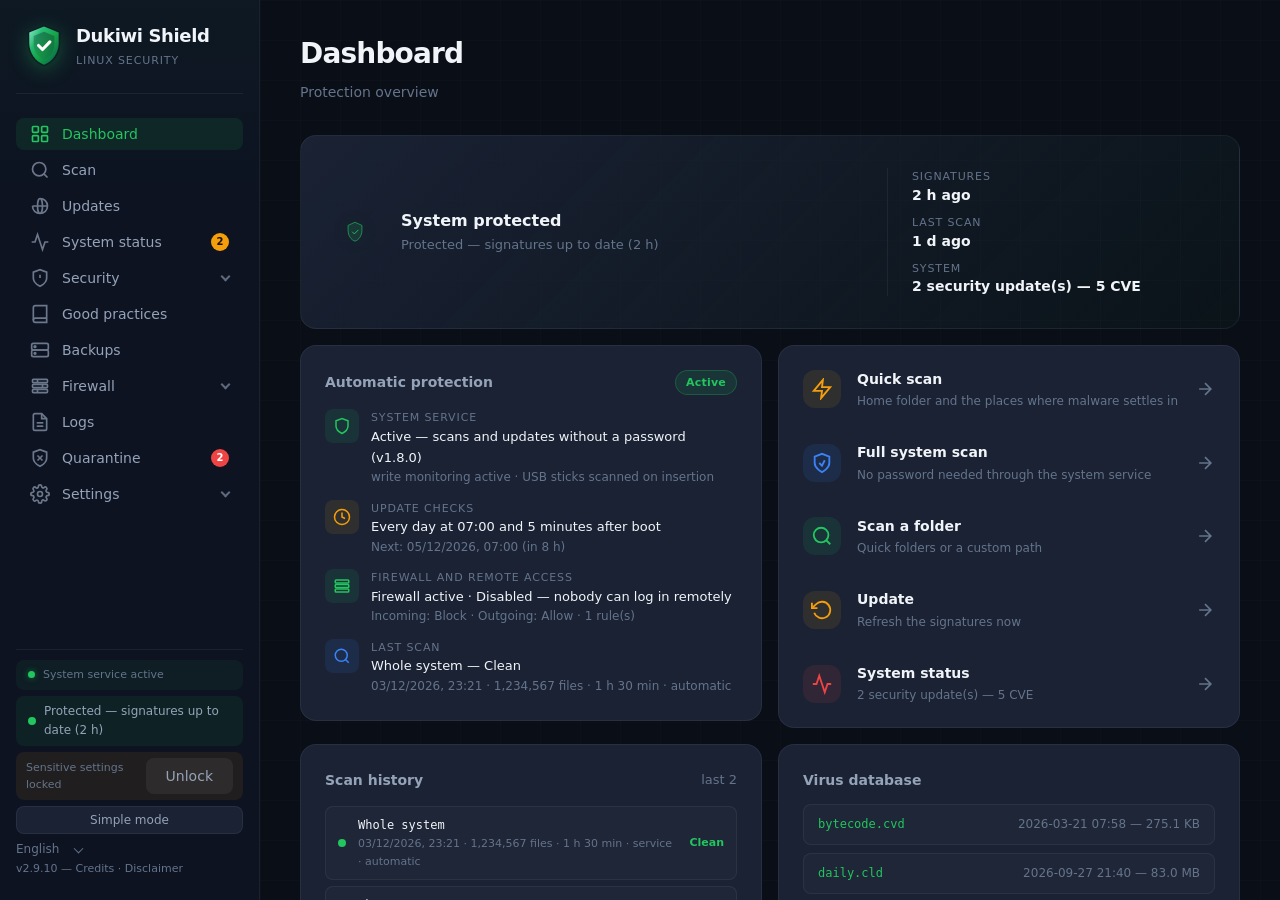
<file: ui/index.html>
<!DOCTYPE html>
<html lang="fr">
<head>
    <meta charset="UTF-8">
    <meta name="viewport" content="width=device-width, initial-scale=1.0">
    <title>Dukiwi Shield</title>
    <link rel="stylesheet" href="style.css">
</head>
<body class="mode-simple">
    <!-- ═══════════════════════════════════════════════════════════════════ -->
    <!-- SIMPLE VIEW (full screen, reassuring)                              -->
    <!-- ═══════════════════════════════════════════════════════════════════ -->
    <div class="simple-view" id="simpleView" data-state="ok">
        <div class="simple-top">
            <div class="simple-brand">
<svg class="logo-shield" viewBox="0 0 64 72" fill="none">
                <defs>
                    <linearGradient id="svg" x1="0" y1="0" x2="1" y2="1"><stop offset="0" stop-color="#34d399"/><stop offset="0.55" stop-color="#16a34a"/><stop offset="1" stop-color="#065f46"/></linearGradient>
                    <linearGradient id="svh" x1="0" y1="0" x2="1" y2="1"><stop offset="0" stop-color="#ffffff" stop-opacity="0.45"/><stop offset="0.5" stop-color="#ffffff" stop-opacity="0"/></linearGradient>
                    <linearGradient id="svi" x1="0" y1="0" x2="0" y2="1"><stop offset="0" stop-color="#0b1220" stop-opacity="0.35"/><stop offset="1" stop-color="#0b1220" stop-opacity="0.05"/></linearGradient>
                </defs>
                <path d="M32 2 6 12.5v18.4c0 17.2 10.9 32.2 26 37.1 15.1-4.9 26-19.9 26-37.1V12.5z" fill="#0b1220" opacity="0.5"/>
                <path d="M32 4 8.5 13.6v17.3c0 15.8 10 29.7 23.5 34.3C45.5 60.6 55.5 46.7 55.5 30.9V13.6z" fill="url(#svg)"/>
                <path d="M32 4 8.5 13.6v17.3c0 5.2 1.1 10.2 3 14.7C22.3 39.5 32 24 32 4z" fill="url(#svh)"/>
                <path d="M32 12.5 15.5 19.2v12.6c0 11.2 6.9 21.3 16.5 25.2 9.6-3.9 16.5-14 16.5-25.2V19.2z" fill="url(#svi)"/>
                <path d="M23.2 34.4l6.4 6.4L41.4 28.6" stroke="#ffffff" stroke-width="5" stroke-linecap="round" stroke-linejoin="round" fill="none"/>
            </svg>
                <span class="logo-text">Dukiwi Shield<br><small data-i18n="brand.tagline">Sécurité Linux</small></span>
            </div>
            <div class="simple-top-right">
                <label class="lang-plain"><select id="langSelectSimple" onchange="changeLanguage(this.value)" aria-label="Language">
                    <option value="fr">Français</option>
                    <option value="en">English</option>
                    <option value="de">Deutsch</option>
                    <option value="it">Italiano</option>
                </select></label>
                <button class="btn btn-secondary btn-sm" id="travelBtn" onclick="toggleTravel()"><span data-i18n="travel.btn">✈ Mode voyage</span></button>
                <button class="btn btn-secondary btn-sm" onclick="setViewMode('advanced')" data-i18n="simple.advanced">Mode avancé</button>
            </div>
        </div>

        <div class="simple-hero">
            <div class="simple-shield">
                <svg viewBox="0 0 60 70" fill="none">
                    <path d="M30 4L8 14v16c0 16 9.5 30.5 22 34 12.5-3.5 22-18 22-34V14L30 4z" fill="currentColor" opacity="0.12"/>
                    <path d="M30 4L8 14v16c0 16 9.5 30.5 22 34 12.5-3.5 22-18 22-34V14L30 4z" stroke="currentColor" stroke-width="2.5" fill="none"/>
                    <path class="simple-shield-check" d="M21 36l6 6 13-13" stroke="currentColor" stroke-width="3.5" stroke-linecap="round" stroke-linejoin="round" fill="none"/>
                    <path class="simple-shield-alert" d="M30 22v16M30 45v1" stroke="currentColor" stroke-width="3.5" stroke-linecap="round" fill="none"/>
                </svg>
            </div>
            <h1 id="simpleTitle" data-i18n="simple.title.ok">Votre système est protégé</h1>
            <p id="simpleSub" class="simple-sub" data-i18n="simple.sub.ok">Antivirus actif, signatures à jour et surveillance en cours. Vous n'avez rien à faire.</p>
        </div>

        <ul class="simple-rows" id="simpleRows"></ul>

        <div class="simple-scan" id="simpleScan" hidden>
            <div class="simple-scan-head">
                <span class="pulse-dot"></span>
                <span id="simpleScanTitle"></span>
                <span class="simple-scan-count" id="simpleScanCount"></span>
                <button class="btn btn-mini btn-mini-danger" onclick="cancelScan()" data-i18n="topbar.cancel">Annuler</button>
            </div>
            <div class="dash-progress-bar"><div class="dash-progress-fill" id="simpleScanFill"></div></div>
        </div>

        <div class="simple-actions">
            <div class="simple-buttons">
                <button class="btn btn-full-scan btn-lg" id="simpleScanBtn" onclick="startFullSystemScan(true)">
                    <svg viewBox="0 0 24 24" fill="none" stroke="currentColor" stroke-width="2"><path d="M12 22s8-4 8-10V5l-8-3-8 3v7c0 6 8 10 8 10z"/><polyline points="9,12 12,15 15,9"/></svg>
                    <span data-i18n="simple.scan_now">Analyser mon ordinateur</span>
                </button>
                <button class="btn btn-secondary btn-lg" id="simpleQuickBtn" onclick="startQuickScan()">
                    <svg viewBox="0 0 24 24" fill="none" stroke="currentColor" stroke-width="2"><polygon points="13,2 3,14 12,14 11,22 21,10 12,10"/></svg>
                    <span data-i18n="simple.quick_scan">Analyse rapide</span>
                </button>
                <button class="btn btn-secondary btn-lg" onclick="showAwareness()">
                    <svg viewBox="0 0 24 24" fill="none" stroke="currentColor" stroke-width="2"><path d="M4 19.5A2.5 2.5 0 0 1 6.5 17H20"/><path d="M6.5 2H20v20H6.5A2.5 2.5 0 0 1 4 19.5v-15A2.5 2.5 0 0 1 6.5 2z"/></svg>
                    <span data-i18n="simple.learn">Apprendre à me protéger</span>
                </button>
                <button class="btn btn-secondary btn-lg" id="simpleVaultBtn" onclick="sendToBackend({action:'vault_toggle'})" hidden>
                    <svg viewBox="0 0 24 24" fill="none" stroke="currentColor" stroke-width="2"><rect x="3" y="11" width="18" height="11" rx="2"/><path d="M7 11V7a5 5 0 0 1 10 0v4"/></svg>
                    <span id="simpleVaultLabel" data-i18n="simple.vault">Mon coffre</span>
                </button>
            </div>
            <span class="text-muted" id="simpleLastScan"></span>
        </div>

        <!-- Page Bonnes pratiques (mode simple) -->
        <div class="simple-awareness" id="simpleAwareness" hidden>
            <div class="simple-awareness-head">
                <button class="btn btn-secondary btn-sm" onclick="hideAwareness()">← <span data-i18n="awareness.back">Retour</span></button>
                <h2 data-i18n="awareness.title">Bonnes pratiques de sécurité</h2>
                <span class="text-muted" data-i18n="awareness.subtitle">Les bons réflexes valent mieux que n'importe quel antivirus</span>
            </div>
            <div class="awareness-list" id="awarenessListSimple"></div>
        </div>
        <div class="simple-awareness simple-backup" id="simpleBackup" hidden>
            <div class="simple-awareness-head">
                <button class="btn btn-secondary btn-sm" onclick="hideBackupWizard()">← <span data-i18n="awareness.back">Retour</span></button>
                <h2 data-i18n="backup.wizard.title">Sauvegarder mes fichiers</h2>
                <span class="text-muted" id="backupWizardIntro"></span>
            </div>
            <div class="backup-wizard" id="backupWizardBody"></div>
        </div>
    </div>

    <!-- ═══════════════════════════════════════════════════════════════════ -->
    <!-- SIDEBAR                                                            -->
    <!-- ═══════════════════════════════════════════════════════════════════ -->
    <aside class="sidebar">
        <div class="sidebar-logo">
<svg class="logo-shield" viewBox="0 0 64 72" fill="none">
                <defs>
                    <linearGradient id="sbg" x1="0" y1="0" x2="1" y2="1"><stop offset="0" stop-color="#34d399"/><stop offset="0.55" stop-color="#16a34a"/><stop offset="1" stop-color="#065f46"/></linearGradient>
                    <linearGradient id="sbh" x1="0" y1="0" x2="1" y2="1"><stop offset="0" stop-color="#ffffff" stop-opacity="0.45"/><stop offset="0.5" stop-color="#ffffff" stop-opacity="0"/></linearGradient>
                    <linearGradient id="sbi" x1="0" y1="0" x2="0" y2="1"><stop offset="0" stop-color="#0b1220" stop-opacity="0.35"/><stop offset="1" stop-color="#0b1220" stop-opacity="0.05"/></linearGradient>
                </defs>
                <path d="M32 2 6 12.5v18.4c0 17.2 10.9 32.2 26 37.1 15.1-4.9 26-19.9 26-37.1V12.5z" fill="#0b1220" opacity="0.5"/>
                <path d="M32 4 8.5 13.6v17.3c0 15.8 10 29.7 23.5 34.3C45.5 60.6 55.5 46.7 55.5 30.9V13.6z" fill="url(#sbg)"/>
                <path d="M32 4 8.5 13.6v17.3c0 5.2 1.1 10.2 3 14.7C22.3 39.5 32 24 32 4z" fill="url(#sbh)"/>
                <path d="M32 12.5 15.5 19.2v12.6c0 11.2 6.9 21.3 16.5 25.2 9.6-3.9 16.5-14 16.5-25.2V19.2z" fill="url(#sbi)"/>
                <path d="M23.2 34.4l6.4 6.4L41.4 28.6" stroke="#ffffff" stroke-width="5" stroke-linecap="round" stroke-linejoin="round" fill="none"/>
            </svg>
            <span class="logo-text">Dukiwi Shield<br><small data-i18n="brand.tagline">Sécurité Linux</small></span>
        </div>

        <nav class="sidebar-nav">
            <button class="nav-btn active" data-tab="dashboard" onclick="switchTab('dashboard')">
                <svg viewBox="0 0 24 24" fill="none" stroke="currentColor" stroke-width="2">
                    <rect x="3" y="3" width="7" height="7" rx="1"/>
                    <rect x="14" y="3" width="7" height="7" rx="1"/>
                    <rect x="3" y="14" width="7" height="7" rx="1"/>
                    <rect x="14" y="14" width="7" height="7" rx="1"/>
                </svg>
                <span data-i18n="nav.dashboard">Tableau de bord</span>
            </button>
            <button class="nav-btn" data-tab="scan" onclick="switchTab('scan')">
                <svg viewBox="0 0 24 24" fill="none" stroke="currentColor" stroke-width="2">
                    <circle cx="11" cy="11" r="8"/>
                    <path d="M21 21l-4.35-4.35"/>
                </svg>
                <span data-i18n="nav.scan">Scanner</span>
                <span class="nav-live" id="navScanLive" hidden></span>
            </button>
            <button class="nav-btn" data-tab="update" onclick="switchTab('update')">
                <svg viewBox="0 0 24 24" fill="none" stroke="currentColor" stroke-width="2">
                    <path d="M21 12a9 9 0 01-9 9m9-9a9 9 0 00-9-9m9 9H3m9 9a9 9 0 01-9-9m9 9c1.66 0 3-4.03 3-9s-1.34-9-3-9m0 18c-1.66 0-3-4.03-3-9s1.34-9 3-9"/>
                </svg>
                <span data-i18n="nav.update">Mises à jour</span>
            </button>
            <button class="nav-btn" data-tab="system" onclick="switchTab('system')">
                <svg viewBox="0 0 24 24" fill="none" stroke="currentColor" stroke-width="2">
                    <path d="M22 12h-4l-3 9L9 3l-3 9H2"/>
                </svg>
                <span data-i18n="nav.system">État du système</span>
                <span class="nav-badge nav-badge-amber" id="systemBadge" style="display:none">0</span>
            </button>
            <button class="nav-btn" data-tab="security" onclick="switchTab('security')">
                <svg viewBox="0 0 24 24" fill="none" stroke="currentColor" stroke-width="2">
                    <path d="M12 22s8-4 8-10V5l-8-3-8 3v7c0 6 8 10 8 10z"/><path d="M12 8v4"/><path d="M12 16h.01"/>
                </svg>
                <span data-i18n="nav.security">Sécurité</span>
                <span class="nav-badge nav-badge-amber" id="securityBadge" style="display:none">0</span>
            </button>
            <button class="nav-btn" data-tab="awareness" onclick="switchTab('awareness')">
                <svg viewBox="0 0 24 24" fill="none" stroke="currentColor" stroke-width="2"><path d="M4 19.5A2.5 2.5 0 0 1 6.5 17H20"/><path d="M6.5 2H20v20H6.5A2.5 2.5 0 0 1 4 19.5v-15A2.5 2.5 0 0 1 6.5 2z"/></svg>
                <span data-i18n="nav.awareness">Bonnes pratiques</span>
            </button>
            <button class="nav-btn" data-tab="backup" onclick="switchTab('backup')">
                <svg viewBox="0 0 24 24" fill="none" stroke="currentColor" stroke-width="2"><rect x="2" y="4" width="20" height="8" rx="2"/><rect x="2" y="12" width="20" height="8" rx="2"/><circle cx="6" cy="8" r="1"/><circle cx="6" cy="16" r="1"/></svg>
                <span data-i18n="nav.backup">Sauvegardes</span>
            </button>
            <button class="nav-btn" data-tab="firewall" onclick="switchTab('firewall')">
                <svg viewBox="0 0 24 24" fill="none" stroke="currentColor" stroke-width="2">
                    <rect x="3" y="4" width="18" height="4" rx="1"/><rect x="3" y="10" width="18" height="4" rx="1"/><rect x="3" y="16" width="18" height="4" rx="1"/><line x1="9" y1="4" x2="9" y2="8"/><line x1="15" y1="10" x2="15" y2="14"/><line x1="9" y1="16" x2="9" y2="20"/>
                </svg>
                <span data-i18n="nav.firewall">Pare-feu</span>
                <span class="nav-badge nav-badge-amber" id="firewallBadge" style="display:none">!</span>
            </button>
            <button class="nav-btn" data-tab="logs" onclick="switchTab('logs')">
                <svg viewBox="0 0 24 24" fill="none" stroke="currentColor" stroke-width="2">
                    <path d="M14 2H6a2 2 0 00-2 2v16a2 2 0 002 2h12a2 2 0 002-2V8z"/>
                    <polyline points="14,2 14,8 20,8"/>
                    <line x1="16" y1="13" x2="8" y2="13"/>
                    <line x1="16" y1="17" x2="8" y2="17"/>
                </svg>
                <span data-i18n="nav.logs">Journaux</span>
            </button>
            <button class="nav-btn" data-tab="quarantine" onclick="switchTab('quarantine')">
                <svg viewBox="0 0 24 24" fill="none" stroke="currentColor" stroke-width="2">
                    <path d="M12 22s8-4 8-10V5l-8-3-8 3v7c0 6 8 10 8 10z"/>
                    <line x1="9" y1="9" x2="15" y2="15"/>
                    <line x1="15" y1="9" x2="9" y2="15"/>
                </svg>
                <span data-i18n="nav.quarantine">Quarantaine</span>
                <span class="nav-badge" id="quarantineBadge" style="display:none">0</span>
            </button>
            <button class="nav-btn" data-tab="settings" onclick="switchTab('settings')">
                <svg viewBox="0 0 24 24" fill="none" stroke="currentColor" stroke-width="2">
                    <circle cx="12" cy="12" r="3"/><path d="M19.4 15a1.65 1.65 0 00.33 1.82l.06.06a2 2 0 010 2.83 2 2 0 01-2.83 0l-.06-.06a1.65 1.65 0 00-1.82-.33 1.65 1.65 0 00-1 1.51V21a2 2 0 01-4 0v-.09A1.65 1.65 0 009 19.4a1.65 1.65 0 00-1.82.33l-.06.06a2 2 0 01-2.83-2.83l.06-.06A1.65 1.65 0 004.68 15a1.65 1.65 0 00-1.51-1H3a2 2 0 010-4h.09A1.65 1.65 0 004.6 9a1.65 1.65 0 00-.33-1.82l-.06-.06a2 2 0 012.83-2.83l.06.06A1.65 1.65 0 009 4.68a1.65 1.65 0 001-1.51V3a2 2 0 014 0v.09a1.65 1.65 0 001 1.51 1.65 1.65 0 001.82-.33l.06-.06a2 2 0 012.83 2.83l-.06.06A1.65 1.65 0 0019.4 9a1.65 1.65 0 001.51 1H21a2 2 0 010 4h-.09a1.65 1.65 0 00-1.51 1z"/>
                </svg>
                <span data-i18n="nav.settings">Paramètres</span>
            </button>
            <button class="nav-btn" data-tab="install" onclick="switchTab('install')">
                <svg viewBox="0 0 24 24" fill="none" stroke="currentColor" stroke-width="2">
                    <path d="M21 15v4a2 2 0 01-2 2H5a2 2 0 01-2-2v-4"/>
                    <polyline points="7,10 12,15 17,10"/>
                    <line x1="12" y1="15" x2="12" y2="3"/>
                </svg>
                <span data-i18n="nav.install">Installation</span>
            </button>
        </nav>

        <div class="sidebar-footer">
            <div class="service-pill" id="servicePill">
                <span class="service-dot"></span>
                <span class="service-text" data-i18n="sidebar.loading">Chargement…</span>
            </div>
            <div class="status-pill" id="statusPill">
                <span class="status-dot"></span>
                <span class="status-text" data-i18n="sidebar.loading">Chargement…</span>
            </div>
            <div class="admin-pill" id="adminPill" hidden>
                <span class="admin-text" id="adminText"></span>
                <button class="btn btn-mini" id="btnAdminToggle" onclick="toggleAdmin()"></button>
            </div>
            <button class="btn btn-secondary btn-sm mode-btn" onclick="setViewMode('simple')" data-i18n="simple.simple_mode">Mode simple</button>
            <div class="lang-row">
                <label class="lang-plain"><select id="langSelect" onchange="changeLanguage(this.value)" aria-label="Language">
                    <option value="fr">Français</option>
                    <option value="en">English</option>
                    <option value="de">Deutsch</option>
                    <option value="it">Italiano</option>
                </select></label>
                <small class="version">v2.9.10 — <a href="#" class="credits-link" onclick="openCredits(); return false;" data-i18n="sidebar.credits">Crédits</a> · <a href="#" class="credits-link" onclick="openLegal(); return false;" data-i18n="legal.link">Avertissement</a></small>
            </div>
        </div>
    </aside>

    <!-- ═══════════════════════════════════════════════════════════════════ -->
    <!-- MAIN CONTENT                                                       -->
    <!-- ═══════════════════════════════════════════════════════════════════ -->
    <main class="content">
        <div class="isolated-banner" id="isolatedBanner" hidden>
            <span id="isolatedText"></span>
            <button class="btn btn-sm" onclick="confirmIsolate(false)" data-i18n="isolate.restore">Rétablir le réseau</button>
        </div>

        <!-- ── STICKY SCAN BAR (visible on all tabs) ──────────────── -->
        <div class="scan-topbar" id="scanTopbar" hidden>
            <div class="scan-topbar-bar">
                <div class="scan-topbar-fill" id="scanTopbarFill"></div>
            </div>
            <div class="scan-topbar-info">
                <span class="pulse-dot"></span>
                <span class="scan-topbar-title" id="scanTopbarTitle"></span>
                <span class="scan-topbar-count" id="scanTopbarCount"></span>
                <span class="scan-topbar-sep">·</span>
                <span class="scan-topbar-eta" id="scanTopbarEta"></span>
                <span class="scan-topbar-file" id="scanTopbarFile"></span>
                <button class="btn btn-mini" onclick="switchTab('scan')" data-i18n="topbar.view">Voir</button>
                <button class="btn btn-mini btn-mini-danger" onclick="cancelScan()" data-i18n="topbar.cancel">Annuler</button>
            </div>
        </div>

        <!-- ── DASHBOARD ────────────────────────────────────────────── -->
        <section class="tab-panel active" id="tab-dashboard">
            <div class="page-header">
                <h1 data-i18n="dash.title">Tableau de bord</h1>
                <p class="subtitle" data-i18n="dash.subtitle">Vue d'ensemble de la protection</p>
            </div>

            <div class="cards-grid">
                <div class="card card-status" id="cardStatus">
                    <div class="card-icon">
                        <svg class="shield-large" viewBox="0 0 60 70" fill="none">
                            <path d="M30 4L8 14v16c0 16 9.5 30.5 22 34 12.5-3.5 22-18 22-34V14L30 4z"
                                  fill="url(#statusGrad)" opacity="0.15"/>
                            <path d="M30 4L8 14v16c0 16 9.5 30.5 22 34 12.5-3.5 22-18 22-34V14L30 4z"
                                  stroke="url(#statusGrad)" stroke-width="2" fill="none"/>
                            <path class="shield-check" d="M22 35l6 6 12-12" stroke="url(#statusGrad)"
                                  stroke-width="3" stroke-linecap="round" stroke-linejoin="round" fill="none"/>
                            <defs>
                                <linearGradient id="statusGrad" x1="8" y1="4" x2="52" y2="54">
                                    <stop offset="0%" stop-color="var(--status-color, #22c55e)"/>
                                    <stop offset="100%" stop-color="var(--status-color-dark, #059669)"/>
                                </linearGradient>
                            </defs>
                        </svg>
                    </div>
                    <div class="card-body">
                        <h3 id="statusTitle" data-i18n="status.checking">Vérification…</h3>
                        <p id="statusMessage" class="text-muted"></p>
                    </div>
                    <div class="status-side">
                        <div class="status-side-item">
                            <span class="status-side-label" data-i18n="dash.status.signatures">Signatures</span>
                            <span class="status-side-value" id="statusDbAge">—</span>
                        </div>
                        <div class="status-side-item">
                            <span class="status-side-label" data-i18n="dash.status.last_scan">Dernier scan</span>
                            <span class="status-side-value" id="statusLastScan">—</span>
                        </div>
                        <div class="status-side-item">
                            <span class="status-side-label" data-i18n="dash.status.system">Système</span>
                            <span class="status-side-value" id="statusSystem">—</span>
                            <span class="status-side-sub" id="statusSystemSub" hidden></span>
                        </div>
                    </div>
                </div>

                <!-- Scan en cours -->
                <div class="card card-scan-live" id="dashScanLive" hidden onclick="switchTab('scan')">
                    <div class="scan-live-header">
                        <span class="pulse-dot"></span>
                        <span id="dashScanTitle"></span>
                        <span class="scan-live-count" id="dashScanCount"></span>
                    </div>
                    <div class="dash-progress-bar">
                        <div class="dash-progress-fill" id="dashProgressFill"></div>
                    </div>
                    <div class="scan-current-file" id="dashCurrentFile"></div>
                </div>

                <!-- Scan interrompu -->
                <div class="card card-resume-scan" id="dashResumeScan" hidden>
                    <div class="card-body">
                        <h4 data-i18n="dash.resume.title">Analyse interrompue</h4>
                        <p class="text-muted"><strong id="resumeScanPath"></strong> — <span id="resumeScanDetail"></span></p>
                    </div>
                    <button class="btn btn-primary" onclick="resumeScan()" data-i18n="dash.resume.btn">Reprendre</button>
                </div>

                <!-- First use -->
                <div class="card card-initial-scan" id="cardInitialScan" hidden>
                    <div class="initial-scan-icon">
                        <svg viewBox="0 0 24 24" fill="none" stroke="currentColor" stroke-width="2">
                            <path d="M12 22s8-4 8-10V5l-8-3-8 3v7c0 6 8 10 8 10z"/>
                        </svg>
                    </div>
                    <div class="card-body">
                        <h3 data-i18n="dash.initial.title">Première utilisation — analyse initiale recommandée</h3>
                        <p class="text-muted" data-i18n="dash.initial.body">Aucune analyse n'a encore été effectuée. Nous recommandons un scan complet pour vérifier l'intégrité de votre machine.</p>
                        <button class="btn btn-primary" onclick="startFullSystemScan(true)" data-i18n="dash.initial.btn">Lancer le scan complet</button>
                    </div>
                </div>

                <!-- Protection automatique -->
                <div class="card card-protection" id="cardProtection">
                    <div class="card-title-row">
                        <h4 data-i18n="dash.protection.title">Protection automatique</h4>
                        <span class="badge" id="daemonBadge">…</span>
                    </div>
                    <ul class="protection-list">
                        <li>
                            <span class="protection-icon accent-green">
                                <svg viewBox="0 0 24 24" fill="none" stroke="currentColor" stroke-width="2"><path d="M12 22s8-4 8-10V5l-8-3-8 3v7c0 6 8 10 8 10z"/></svg>
                            </span>
                            <div class="protection-text">
                                <span class="protection-label" data-i18n="dash.protection.service">Service système</span>
                                <span class="protection-value" id="protDaemon"></span>
                                <span class="protection-sub" id="protMonitor"></span>
                            </div>
                        </li>
                        <li>
                            <span class="protection-icon accent-amber">
                                <svg viewBox="0 0 24 24" fill="none" stroke="currentColor" stroke-width="2"><circle cx="12" cy="12" r="10"/><polyline points="12,6 12,12 16,14"/></svg>
                            </span>
                            <div class="protection-text">
                                <span class="protection-label" data-i18n="dash.protection.updates">Recherche de mises à jour</span>
                                <span class="protection-value" data-i18n="dash.protection.rule">Tous les jours à 07:00 et 5 minutes après le démarrage</span>
                                <span class="protection-sub" id="protNextUpdate"></span>
                            </div>
                        </li>
                        <li>
                            <span class="protection-icon accent-red" id="protNetIcon">
                                <svg viewBox="0 0 24 24" fill="none" stroke="currentColor" stroke-width="2"><rect x="3" y="4" width="18" height="4" rx="1"/><rect x="3" y="10" width="18" height="4" rx="1"/><rect x="3" y="16" width="18" height="4" rx="1"/></svg>
                            </span>
                            <div class="protection-text">
                                <span class="protection-label" data-i18n="dash.protection.network">Pare-feu et accès à distance</span>
                                <span class="protection-value" id="protNetwork"></span>
                                <span class="protection-sub" id="protNetworkSub"></span>
                            </div>
                        </li>
                        <li>
                            <span class="protection-icon accent-blue">
                                <svg viewBox="0 0 24 24" fill="none" stroke="currentColor" stroke-width="2"><circle cx="11" cy="11" r="8"/><path d="M21 21l-4.35-4.35"/></svg>
                            </span>
                            <div class="protection-text">
                                <span class="protection-label" data-i18n="dash.protection.last_scan">Dernière analyse</span>
                                <span class="protection-value" id="protLastScan"></span>
                                <span class="protection-sub" id="protLastScanSub"></span>
                            </div>
                        </li>
                    </ul>
                </div>

                <div class="card card-actions-col">
                    <div class="card-action" onclick="startQuickScan()">
                        <div class="card-icon accent-amber">
                            <svg viewBox="0 0 24 24" fill="none" stroke="currentColor" stroke-width="2"><polygon points="13,2 3,14 12,14 11,22 21,10 12,10"/></svg>
                        </div>
                        <div class="card-body">
                            <h3 data-i18n="dash.action.quick_scan">Analyse rapide</h3>
                            <p class="text-muted" data-i18n="dash.action.quick_scan_hint">Dossier personnel et emplacements où les logiciels malveillants s'installent</p>
                        </div>
                        <svg class="card-arrow" viewBox="0 0 24 24" fill="none" stroke="currentColor" stroke-width="2"><path d="M5 12h14M12 5l7 7-7 7"/></svg>
                    </div>
                    <div class="card-action" onclick="startFullSystemScan(true)">
                        <div class="card-icon accent-blue">
                            <svg viewBox="0 0 24 24" fill="none" stroke="currentColor" stroke-width="2">
                                <path d="M12 22s8-4 8-10V5l-8-3-8 3v7c0 6 8 10 8 10z"/><polyline points="9,12 12,15 15,9"/>
                            </svg>
                        </div>
                        <div class="card-body">
                            <h3 data-i18n="dash.action.full_scan">Scan complet du système</h3>
                            <p class="text-muted" id="fullScanHint"></p>
                        </div>
                        <svg class="card-arrow" viewBox="0 0 24 24" fill="none" stroke="currentColor" stroke-width="2"><path d="M5 12h14M12 5l7 7-7 7"/></svg>
                    </div>
                    <div class="card-action" onclick="switchTab('scan')">
                        <div class="card-icon accent-green">
                            <svg viewBox="0 0 24 24" fill="none" stroke="currentColor" stroke-width="2">
                                <circle cx="11" cy="11" r="8"/><path d="M21 21l-4.35-4.35"/>
                            </svg>
                        </div>
                        <div class="card-body">
                            <h3 data-i18n="dash.action.scan_folder">Analyser un dossier</h3>
                            <p class="text-muted" data-i18n="dash.action.scan_folder_hint">Répertoires rapides ou chemin personnalisé</p>
                        </div>
                        <svg class="card-arrow" viewBox="0 0 24 24" fill="none" stroke="currentColor" stroke-width="2"><path d="M5 12h14M12 5l7 7-7 7"/></svg>
                    </div>
                    <div class="card-action" onclick="triggerUpdate()">
                        <div class="card-icon accent-amber">
                            <svg viewBox="0 0 24 24" fill="none" stroke="currentColor" stroke-width="2">
                                <path d="M1 4v6h6"/><path d="M3.51 15a9 9 0 102.13-9.36L1 10"/>
                            </svg>
                        </div>
                        <div class="card-body">
                            <h3 data-i18n="dash.action.update">Mettre à jour</h3>
                            <p class="text-muted" data-i18n="dash.action.update_hint">Actualiser les signatures maintenant</p>
                        </div>
                        <svg class="card-arrow" viewBox="0 0 24 24" fill="none" stroke="currentColor" stroke-width="2"><path d="M5 12h14M12 5l7 7-7 7"/></svg>
                    </div>
                    <div class="card-action" onclick="switchTab('system')">
                        <div class="card-icon accent-red" id="dashSystemIcon">
                            <svg viewBox="0 0 24 24" fill="none" stroke="currentColor" stroke-width="2"><path d="M22 12h-4l-3 9L9 3l-3 9H2"/></svg>
                        </div>
                        <div class="card-body">
                            <h3 data-i18n="dash.action.system">État du système</h3>
                            <p class="text-muted" id="dashSystemHint"></p>
                        </div>
                        <svg class="card-arrow" viewBox="0 0 24 24" fill="none" stroke="currentColor" stroke-width="2"><path d="M5 12h14M12 5l7 7-7 7"/></svg>
                    </div>
                </div>

                <div class="card card-history">
                    <div class="card-title-row">
                        <h4 data-i18n="dash.history.title">Historique des analyses</h4>
                        <span class="text-muted" id="historyCount"></span>
                    </div>
                    <div id="historyList" class="history-list">
                        <p class="text-muted" data-i18n="dash.history.none">Aucune analyse enregistrée</p>
                    </div>
                </div>

                <div class="card card-info" id="cardDbInfo">
                    <h4 data-i18n="dash.db.title">Base de données virale</h4>
                    <div id="dbInfoContent" class="db-info">
                        <p class="text-muted" data-i18n="sidebar.loading">Chargement…</p>
                    </div>
                </div>
            </div>
        </section>

        <!-- ── SCAN ─────────────────────────────────────────────────── -->
        <section class="tab-panel" id="tab-scan">
            <div class="page-header">
                <h1 data-i18n="scan.title">Scanner</h1>
                <p class="subtitle" data-i18n="scan.subtitle">Analyse antivirus de votre système</p>
            </div>

            <!-- Hero -->
            <div class="scan-hero" id="scanHero" data-state="idle">
                <div class="scan-ring-wrap">
                    <div class="scan-radar" id="scanRadar"></div>
                    <svg class="scan-ring" viewBox="0 0 120 120">
                        <circle class="scan-ring-track" cx="60" cy="60" r="52"/>
                        <circle class="scan-ring-fill" id="scanRingFill" cx="60" cy="60" r="52"
                                stroke-dasharray="326.73" stroke-dashoffset="326.73"/>
                    </svg>
                    <div class="scan-ring-center">
                        <div class="scan-ring-icon" id="scanRingIcon">
                            <svg class="icon-idle" viewBox="0 0 24 24" fill="none" stroke="currentColor" stroke-width="1.8"><path d="M12 22s8-4 8-10V5l-8-3-8 3v7c0 6 8 10 8 10z"/></svg>
                            <svg class="icon-clean" viewBox="0 0 24 24" fill="none" stroke="currentColor" stroke-width="2.2"><polyline points="5,12 10,17 19,7"/></svg>
                            <svg class="icon-infected" viewBox="0 0 24 24" fill="none" stroke="currentColor" stroke-width="2.2"><path d="M10.29 3.86L1.82 18a2 2 0 001.71 3h16.94a2 2 0 001.71-3L13.71 3.86a2 2 0 00-3.42 0z"/><line x1="12" y1="9" x2="12" y2="13"/><line x1="12" y1="17" x2="12.01" y2="17"/></svg>
                        </div>
                        <div class="scan-ring-pct" id="scanRingPct">0 %</div>
                        <div class="scan-ring-sub" id="scanRingSub"></div>
                    </div>
                </div>

                <div class="scan-hero-body">
                    <div class="scan-hero-top">
                        <h2 id="scanHeroTitle"></h2>
                        <span class="badge" id="scanSourceBadge"></span>
                    </div>
                    <p class="scan-hero-sub" id="scanHeroSub"></p>

                    <ol class="scan-phases" id="scanPhases">
                        <li data-phase="prepare"><span class="phase-dot"></span><span data-i18n="scan.phase.prepare">Préparation</span></li>
                        <li data-phase="integrity" hidden><span class="phase-dot"></span><span data-i18n="scan.phase.integrity">Intégrité</span></li>
                        <li data-phase="counting"><span class="phase-dot"></span><span data-i18n="scan.phase.counting">Inventaire</span></li>
                        <li data-phase="scanning"><span class="phase-dot"></span><span data-i18n="scan.phase.scanning">Analyse</span></li>
                        <li data-phase="done"><span class="phase-dot"></span><span data-i18n="scan.phase.done">Terminé</span></li>
                    </ol>

                    <div class="scan-stats">
                        <div class="stat"><span class="stat-value" id="statScanned">0</span><span class="stat-label" data-i18n="scan.stat.scanned">Fichiers analysés</span></div>
                        <div class="stat"><span class="stat-value" id="statTotal">—</span><span class="stat-label" data-i18n="scan.stat.total">Fichiers au total</span></div>
                        <div class="stat"><span class="stat-value" id="statCached">—</span><span class="stat-label" data-i18n="scan.stat.cached">Déjà vérifiés</span></div>
                        <div class="stat stat-threat"><span class="stat-value" id="statThreats">0</span><span class="stat-label" data-i18n="scan.stat.threats">Menaces</span></div>
                        <div class="stat"><span class="stat-value" id="statElapsed">0 s</span><span class="stat-label" data-i18n="scan.stat.elapsed">Temps écoulé</span></div>
                        <div class="stat"><span class="stat-value" id="statEta">—</span><span class="stat-label" data-i18n="scan.stat.eta">Temps restant</span></div>
                        <div class="stat"><span class="stat-value" id="statSpeed">—</span><span class="stat-label" data-i18n="scan.stat.speed">Fichiers / s</span></div>
                    </div>

                    <div class="scan-current" id="scanCurrent">
                        <span class="scan-current-label" data-i18n="scan.current">Fichier</span>
                        <span class="scan-current-path" id="scanCurrentPath">—</span>
                    </div>
                    <div class="integrity-progress" id="integrityProgress" hidden></div>

                    <div class="scan-hero-actions">
                        <button class="btn btn-primary" id="btnQuickScan" onclick="startQuickScan()" data-i18n-title="scan.quick_hint" title="Dossiers personnels, dossiers temporaires, démarrage automatique, tâches planifiées, /usr/local, /opt et programmes en cours d'exécution">
                            <svg viewBox="0 0 24 24" fill="none" stroke="currentColor" stroke-width="2"><polygon points="13,2 3,14 12,14 11,22 21,10 12,10"/></svg>
                            <span data-i18n="scan.btn.quick">Analyse rapide</span>
                        </button>
                        <button class="btn btn-full-scan" id="btnFullAnalysis" onclick="startFullSystemScan(true)" data-i18n-title="scan.full_analysis_hint" title="Intégrité d'abord (Lynis, chkrootkit, debsums), puis analyse antivirus des fichiers non vérifiés">
                            <svg viewBox="0 0 24 24" fill="none" stroke="currentColor" stroke-width="2"><path d="M12 22s8-4 8-10V5l-8-3-8 3v7c0 6 8 10 8 10z"/><polyline points="9,12 12,15 15,9"/></svg>
                            <span data-i18n="scan.btn.full_analysis">Scan complet (intégrité + fichiers)</span>
                        </button>
                        <button class="btn btn-secondary" id="btnFullScan" onclick="startFullSystemScan(false)" data-i18n-title="scan.files_only_hint" title="Analyse antivirus de tous les fichiers, sans vérification d'intégrité">
                            <span data-i18n="scan.btn.full">Fichiers uniquement</span>
                        </button>
                        <button class="btn btn-secondary" id="btnIntegrityOnly" onclick="runIntegrityOnly()" data-i18n-title="scan.integrity_only_hint" title="Lynis, unhide, chkrootkit, debsums et fichiers de l'application, sans analyse antivirus">
                            <span data-i18n="scan.btn.integrity_only">Intégrité uniquement</span>
                        </button>
                        <label class="scan-option"><input type="checkbox" id="scanNoCache"><span data-i18n="scan.nocache">Tout ré-analyser (ignorer les fichiers déjà vérifiés)</span></label>
                        <button class="btn btn-danger" id="btnCancelScan" onclick="cancelScan()" hidden>
                            <svg viewBox="0 0 24 24" fill="none" stroke="currentColor" stroke-width="2"><rect x="6" y="6" width="12" height="12" rx="2"/></svg>
                            <span data-i18n="scan.btn.cancel">Annuler</span>
                        </button>
                        <button class="btn btn-secondary" id="btnToggleDetails" onclick="toggleScanDetails()" data-i18n="scan.btn.details">Détails</button>
                        <span class="scan-hero-note" id="scanHeroNote"></span>
                    </div>
                </div>
            </div>

            <!-- Results -->
            <div class="scan-results" id="scanResults" hidden>
                <div class="scan-results-header">
                    <h4 id="scanResultsTitle"></h4>
                    <button class="btn btn-secondary btn-sm" onclick="switchTab('quarantine')" id="btnSeeQuarantine" hidden data-i18n="scan.result.see_quarantine">Voir la quarantaine</button>
                </div>
                <div class="scan-results-grid" id="scanResultsGrid"></div>
                <div class="threat-list" id="threatList"></div>
            </div>

            <!-- Cibles rapides -->
            <div class="scan-targets">
                <div class="section-title-row">
                    <h4 data-i18n="scan.targets.title">Répertoires rapides</h4>
                    <span class="text-muted" id="targetsHint"></span>
                </div>
                <div class="target-grid">
                    <button class="target-btn" onclick="startScan('/home')" data-path="/home">
                        <svg viewBox="0 0 24 24" fill="none" stroke="currentColor" stroke-width="2">
                            <path d="M3 9l9-7 9 7v11a2 2 0 01-2 2H5a2 2 0 01-2-2z"/>
                            <polyline points="9,22 9,12 15,12 15,22"/>
                        </svg>
                        <span>/home</span>
                        <small data-i18n="scan.targets.home">Répertoires personnels</small>
                    </button>
                    <button class="target-btn" onclick="startScan('/etc')" data-path="/etc">
                        <svg viewBox="0 0 24 24" fill="none" stroke="currentColor" stroke-width="2">
                            <circle cx="12" cy="12" r="3"/><path d="M19.4 15a1.65 1.65 0 00.33 1.82l.06.06a2 2 0 010 2.83 2 2 0 01-2.83 0l-.06-.06a1.65 1.65 0 00-1.82-.33 1.65 1.65 0 00-1 1.51V21a2 2 0 01-4 0v-.09A1.65 1.65 0 009 19.4a1.65 1.65 0 00-1.82.33l-.06.06a2 2 0 01-2.83-2.83l.06-.06A1.65 1.65 0 004.68 15a1.65 1.65 0 00-1.51-1H3a2 2 0 010-4h.09A1.65 1.65 0 004.6 9a1.65 1.65 0 00-.33-1.82l-.06-.06a2 2 0 012.83-2.83l.06.06A1.65 1.65 0 009 4.68a1.65 1.65 0 001-1.51V3a2 2 0 014 0v.09a1.65 1.65 0 001 1.51 1.65 1.65 0 001.82-.33l.06-.06a2 2 0 012.83 2.83l-.06.06A1.65 1.65 0 0019.4 9a1.65 1.65 0 001.51 1H21a2 2 0 010 4h-.09a1.65 1.65 0 00-1.51 1z"/>
                        </svg>
                        <span>/etc</span>
                        <small data-i18n="scan.targets.etc">Configuration système</small>
                    </button>
                    <button class="target-btn" onclick="startScan('/var')" data-path="/var">
                        <svg viewBox="0 0 24 24" fill="none" stroke="currentColor" stroke-width="2">
                            <ellipse cx="12" cy="5" rx="9" ry="3"/><path d="M21 12c0 1.66-4 3-9 3s-9-1.34-9-3"/><path d="M3 5v14c0 1.66 4 3 9 3s9-1.34 9-3V5"/>
                        </svg>
                        <span>/var</span>
                        <small data-i18n="scan.targets.var">Données variables</small>
                    </button>
                    <button class="target-btn" onclick="startScan('/opt')" data-path="/opt">
                        <svg viewBox="0 0 24 24" fill="none" stroke="currentColor" stroke-width="2">
                            <path d="M21 16V8a2 2 0 00-1-1.73l-7-4a2 2 0 00-2 0l-7 4A2 2 0 003 8v8a2 2 0 001 1.73l7 4a2 2 0 002 0l7-4A2 2 0 0021 16z"/>
                        </svg>
                        <span>/opt</span>
                        <small data-i18n="scan.targets.opt">Logiciels optionnels</small>
                    </button>
                    <button class="target-btn" onclick="startScan('/usr')" data-path="/usr">
                        <svg viewBox="0 0 24 24" fill="none" stroke="currentColor" stroke-width="2">
                            <rect x="2" y="3" width="20" height="14" rx="2"/><line x1="8" y1="21" x2="16" y2="21"/><line x1="12" y1="17" x2="12" y2="21"/>
                        </svg>
                        <span>/usr</span>
                        <small data-i18n="scan.targets.usr">Programmes</small>
                    </button>
                    <button class="target-btn" onclick="startScan('/tmp')" data-path="/tmp">
                        <svg viewBox="0 0 24 24" fill="none" stroke="currentColor" stroke-width="2">
                            <path d="M14 2H6a2 2 0 00-2 2v16a2 2 0 002 2h12a2 2 0 002-2V8z"/>
                            <polyline points="14,2 14,8 20,8"/>
                        </svg>
                        <span>/tmp</span>
                        <small data-i18n="scan.targets.tmp">Fichiers temporaires</small>
                    </button>
                </div>
            </div>

            <!-- Custom path -->
            <div class="custom-scan">
                <h4 data-i18n="scan.custom.title">Chemin personnalisé</h4>
                <div class="input-row">
                    <input type="text" id="customPath" placeholder="/chemin/vers/dossier" data-i18n-placeholder="scan.custom.placeholder" class="input-field"
                           onkeydown="if(event.key==='Enter')startScan(this.value)">
                    <button class="btn btn-secondary" onclick="pickFolder('scan')">
                        <svg viewBox="0 0 24 24" fill="none" stroke="currentColor" stroke-width="2"><path d="M22 19a2 2 0 01-2 2H4a2 2 0 01-2-2V5a2 2 0 012-2h5l2 3h9a2 2 0 012 2z"/></svg>
                        <span data-i18n="scan.custom.browse">Parcourir…</span>
                    </button>
                    <button class="btn btn-primary" onclick="startScan(document.getElementById('customPath').value)" data-i18n="scan.custom.scan">Analyser</button>
                </div>
            </div>

            <!-- Detailed console -->
            <div class="console-box" id="scanConsole" hidden>
                <div class="console-header">
                    <span class="console-title">
                        <span class="pulse-dot" id="scanConsoleDot"></span>
                        <span data-i18n="scan.console.title">Détails de l'analyse</span>
                    </span>
                    <div class="console-actions">
                        <label class="console-filter"><input type="checkbox" id="chkOnlyThreats" onchange="renderScanConsole()"> <span data-i18n="scan.console.filter">Menaces et erreurs uniquement</span></label>
                        <button class="btn-icon" onclick="toggleScanDetails(false)">✕</button>
                    </div>
                </div>
                <div class="console-output" id="scanOutput"></div>
            </div>
        </section>

        <!-- ── UPDATE ───────────────────────────────────────────────── -->
        <section class="tab-panel" id="tab-update">
            <div class="page-header">
                <h1 data-i18n="update.title">Mises à jour</h1>
                <p class="subtitle" data-i18n="update.subtitle">Signatures antivirales (freshclam)</p>
            </div>

            <div class="update-section">
                <div class="card card-update">
                    <div class="card-icon accent-green">
                        <svg viewBox="0 0 24 24" fill="none" stroke="currentColor" stroke-width="2">
                            <path d="M1 4v6h6"/><path d="M3.51 15a9 9 0 102.13-9.36L1 10"/>
                        </svg>
                    </div>
                    <div class="card-body">
                        <h3 data-i18n="update.card.title">Mettre à jour les signatures</h3>
                        <p class="text-muted" data-i18n="update.card.body">Télécharge les dernières définitions de virus depuis les serveurs ClamAV.</p>
                        <div class="update-meta">
                            <span><strong data-i18n="update.last">Dernière mise à jour :</strong> <span id="updLast">—</span></span>
                            <span><strong data-i18n="update.next">Prochaine recherche automatique :</strong> <span id="updNext">—</span></span>
                            <span class="text-muted" data-i18n="update.rule">Automatique tous les jours à 07:00 et 5 minutes après le démarrage.</span>
                        </div>
                        <button class="btn btn-primary" id="btnUpdate" onclick="triggerUpdate()" data-i18n="update.btn">Lancer la mise à jour</button>
                        <span class="scan-hero-note" id="updateNote"></span>
                    </div>
                </div>

                <div id="dbDetails" class="db-details-card">
                    <h4 data-i18n="update.db_title">Fichiers de signatures</h4>
                    <div id="dbDetailsList" class="db-list">
                        <p class="text-muted" data-i18n="sidebar.loading">Chargement…</p>
                    </div>
                </div>
            </div>

            <div class="console-box" id="updateConsole" hidden>
                <div class="console-header">
                    <span class="console-title">
                        <span class="pulse-dot"></span>
                        <span id="updateConsoleTitle"></span>
                    </span>
                </div>
                <div class="console-output" id="updateOutput"></div>
            </div>
        </section>

        <!-- ── SYSTEM STATUS ───────────────────────────────────────── -->
        <section class="tab-panel" id="tab-system">
            <div class="page-header">
                <h1 data-i18n="system.title">État du système</h1>
                <p class="subtitle" data-i18n="system.subtitle">Mises à jour de sécurité, failles connues (CVE) et activité suspecte</p>
            </div>

            <div class="system-toolbar">
                <span class="text-muted" id="systemChecked"></span>
                <div class="log-actions-right">
                    <button class="btn btn-secondary" id="btnSystemRefresh" onclick="refreshSystemStatus()" data-i18n="system.refresh">Actualiser</button>
                    <button class="btn btn-primary" onclick="sendToBackend({action:'system_upgrade'})" data-i18n="system.install_updates">Installer les mises à jour</button>
                    <button class="btn btn-secondary" onclick="sendToBackend({action:'open_update_manager'})" data-i18n="system.open_manager">Ouvrir le gestionnaire de mises à jour</button>
                </div>
            </div>

            <div class="system-banner" id="systemBanner" data-state="unknown">
                <div class="system-banner-icon">
                    <svg viewBox="0 0 24 24" fill="none" stroke="currentColor" stroke-width="2"><path d="M12 22s8-4 8-10V5l-8-3-8 3v7c0 6 8 10 8 10z"/><polyline points="9,12 12,15 15,9"/></svg>
                </div>
                <div>
                    <h3 id="systemBannerTitle" data-i18n="system.unknown_title">État inconnu</h3>
                    <p class="text-muted" id="systemBannerBody" data-i18n="system.unknown_body">Le service système n'a pas encore relevé l'état des mises à jour.</p>
                </div>
            </div>

            <div class="system-grid" id="systemGrid">
                <div class="stat"><span class="stat-value" id="sysOs">—</span><span class="stat-label" data-i18n="system.os">Système</span></div>
                <div class="stat"><span class="stat-value" id="sysKernel">—</span><span class="stat-label" data-i18n="system.kernel">Noyau</span></div>
                <div class="stat"><span class="stat-value" id="sysUpgradable">—</span><span class="stat-label" data-i18n="system.updates">Mises à jour en attente</span></div>
                <div class="stat"><span class="stat-value" id="sysSecurity">—</span><span class="stat-label" data-i18n="system.security">Mises à jour de sécurité</span></div>
                <div class="stat"><span class="stat-value" id="sysCves">—</span><span class="stat-label" data-i18n="system.cves">CVE corrigées en attente</span></div>
                <div class="stat"><span class="stat-value" id="sysReboot">—</span><span class="stat-label" data-i18n="system.reboot">Redémarrage requis</span></div>
            </div>

            <div class="card card-cves">
                <div class="card-title-row">
                    <h4 data-i18n="system.cve_list">Failles connues corrigées par les mises à jour en attente</h4>
                    <span class="text-muted" id="cveCount"></span>
                </div>
                <div id="cveList" class="cve-list">
                    <p class="text-muted" data-i18n="system.cve_none">Aucune CVE en attente — les correctifs de sécurité connus sont installés.</p>
                </div>
            </div>

            <div class="card card-packages" id="cardPackages">
                <div class="card-title-row">
                    <h4 data-i18n="system.packages_title">Paquets à mettre à jour</h4>
                    <div class="log-actions-right">
                        <span class="text-muted" id="packageCounts"></span>
                        <button class="btn btn-secondary btn-sm" id="btnInstallPhased" onclick="sendToBackend({action:'install_phased'})" hidden data-i18n="system.packages.install_phased">Installer les paquets décalés</button>
                    </div>
                </div>
                <p class="text-muted alerts-intro" data-i18n="system.packages.intro">Sécurité : correctifs de failles, à installer sans attendre. Recommandé : nouvelles versions d'applications et de bibliothèques. Décalé (phasing) : mise à jour publiée progressivement par Ubuntu, retenue pour l'instant sur cet ordinateur ; vous pouvez forcer son installation.</p>
                <div id="packageList" class="package-list"></div>
            </div>

            <div class="card card-alerts">
                <div class="card-title-row">
                    <h4 data-i18n="system.alerts.title">Activité inhabituelle détectée</h4>
                    <div class="log-actions-right">
                        <span class="text-muted" id="alertsHint"></span>
                        <button class="btn btn-secondary btn-sm" onclick="sendToBackend({action:'clear_alerts'})" data-i18n="system.alerts.clear">Effacer</button>
                    </div>
                </div>
                <p class="text-muted alerts-intro" data-i18n="system.monitor_hint">Le service surveille les programmes qui modifient beaucoup de fichiers en peu de temps (fanotify). Un programme inconnu du système ou reconnu par ClamAV est signalé comme danger potentiel.</p>
                <div id="alertsList" class="alerts-list">
                    <p class="text-muted" data-i18n="system.alerts.none">Aucune activité inhabituelle enregistrée</p>
                </div>
            </div>

            <div class="card card-connections">
                <div class="card-title-row">
                    <h4 data-i18n="system.connections.title">Connexions sortantes en cours</h4>
                    <div class="log-actions-right">
                        <span class="text-muted" id="connectionsChecked"></span>
                        <button class="btn btn-secondary btn-sm" onclick="loadSecurityData('connections')" data-i18n="system.refresh">Actualiser</button>
                    </div>
                </div>
                <p class="text-muted alerts-intro" data-i18n="system.connections.intro">Programmes connectés à Internet, avec pays et opérateur des adresses distantes. Un programme inconnu du système ou une adresse figurant sur les listes Feodo Tracker / SSLBL déclenche une alerte.</p>
                <div id="connectionsList" class="connections-list"><p class="text-muted" data-i18n="sidebar.loading">Chargement…</p></div>
            </div>

            <div class="card card-persistence">
                <div class="card-title-row">
                    <h4 data-i18n="system.persistence.title">Démarrages automatiques et tâches planifiées</h4>
                    <div class="log-actions-right">
                        <span class="text-muted" id="persistenceChecked"></span>
                        <button class="btn btn-secondary btn-sm" onclick="loadSecurityData('persistence', true)" data-i18n="system.refresh">Actualiser</button>
                    </div>
                </div>
                <p class="text-muted alerts-intro" data-i18n="system.persistence.intro">Entrées d'autostart, unités systemd, tâches cron et fichiers de démarrage. Les entrées qui n'appartiennent à aucun paquet sont marquées « inconnu » ; toute nouvelle entrée déclenche une alerte.</p>
                <div id="persistenceList" class="persistence-list"></div>
                <h5 class="sub-title" data-i18n="system.extensions.title">Extensions de navigateur</h5>
                <div id="extensionsList" class="persistence-list"></div>
            </div>
        </section>

        <!-- ── SECURITY CENTRE ─────────────────────────────────────── -->
        <section class="tab-panel" id="tab-security">
            <div class="page-header">
                <h1 data-i18n="security.title">Sécurité</h1>
                <p class="subtitle" data-i18n="security.subtitle">Score, failles ouvertes des programmes installés, intégrité du système et mises à jour de l'application</p>
            </div>

            <div class="accordion" data-accordion="security">
                <div data-acc="checklist" data-main="1" class="card card-checklist" data-nav-i18n="nav.security.checklist">
                    <div class="card-title-row"><h4 data-i18n="security.section.score">Score et checklist</h4><span class="text-muted" id="checklistCounts"></span></div>
                    <div class="score-banner" id="scoreBanner" data-grade="">
                        <div class="score-ring">
                            <svg viewBox="0 0 120 120"><circle class="score-track" cx="60" cy="60" r="52"/><circle class="score-fill" id="scoreFill" cx="60" cy="60" r="52" stroke-dasharray="326.73" stroke-dashoffset="326.73"/></svg>
                            <div class="score-center"><span class="score-value" id="scoreValue">—</span><span class="score-grade" id="scoreGrade"></span></div>
                        </div>
                        <div class="score-body">
                            <h2 id="scoreTitle" data-i18n="security.score.title">Score de sécurité</h2>
                            <p class="text-muted" id="scoreSub" data-i18n="security.score.sub">Calculé à partir de la checklist ci-dessous (pare-feu, chiffrement, mises à jour, comptes, ports, antivirus…).</p>
                            <p class="text-muted setting-note" data-i18n="security.score.legend">Chaque point de la checklist a un poids : « ok » le compte en entier, « à améliorer » à moitié, « à corriger » pas du tout. Note : A à partir de 90, B de 75, C de 60, D de 40, E en dessous.</p>
                            <div class="score-actions">
                                <button class="btn btn-secondary btn-sm" onclick="loadSecurityData('checklist', true)" data-i18n="system.refresh">Actualiser</button>
                                <span class="text-muted" id="scoreChecked"></span>
                            </div>
                        </div>
                    </div>
                    <div class="score-history" id="scoreHistory"></div>
                    <div class="report-actions"><button class="btn btn-secondary btn-sm" onclick="exportReport('pdf')" data-i18n="report.pdf">Rapport PDF</button><button class="btn btn-secondary btn-sm" onclick="exportReport('html')" data-i18n="report.html">Rapport HTML</button></div>
                    <div id="checklistList" class="checklist-list"><p class="text-muted" data-i18n="sidebar.loading">Chargement…</p></div>
                    <details class="ports-details" id="portsDetails"><summary data-i18n="security.ports.title">Ports en écoute</summary><div id="portsList" class="ports-list"></div></details>
                </div>

                <div data-acc="honeypot" class="card card-honeypot" id="cardHoneypot" data-nav-i18n="nav.security.honeypot">
                    <div class="card-title-row">
                        <h4 data-i18n="honeypot.title">Pot de miel réseau</h4>
                        <div class="log-actions-right">
                            <span class="text-muted" id="honeypotState"></span>
                            <button class="btn btn-secondary btn-sm" onclick="loadSecurityData('honeypot', true)" data-i18n="system.refresh">Actualiser</button>
                        </div>
                    </div>
                    <p class="text-muted alerts-intro" data-i18n="honeypot.intro">Quelques ports « leurres » sont mis à l'écoute (deux ports tirés au sort et le port telnet). Aucun programme légitime ne s'y connecte jamais : tout appareil qui les touche est en train d'explorer cet ordinateur. Le service note qui c'est (adresse, nom, adresse matérielle), ce qu'il tente (simple sondage, SSH, HTTP, requête d'exploitation, tentative de connexion…) et signale un balayage de ports, aussi à partir des refus du pare-feu.</p>
                    <div class="honeypot-enable" id="honeypotEnableRow" hidden>
                        <span class="text-muted" data-i18n="honeypot.disabled_note">Désactivé. Activez-le pour savoir si un appareil du réseau sonde cet ordinateur.</span>
                        <button class="btn btn-primary btn-sm" onclick="honeypotEnable()" data-i18n="honeypot.enable">Activer le pot de miel</button>
                    </div>
                    <div id="honeypotList" class="honeypot-list"><p class="text-muted" data-i18n="sidebar.loading">Chargement…</p></div>
                    <details class="ports-details" id="honeypotEventsDetails"><summary data-i18n="honeypot.events">Dernières connexions aux leurres</summary><div id="honeypotEvents" class="honeypot-events"></div></details>
                </div>

                <div data-acc="links" class="card card-urlguard" id="cardUrlGuard" data-nav-i18n="nav.security.links">
                    <div class="card-title-row">
                        <h4 data-i18n="urlguard.title">Liens et courriels</h4>
                        <div class="log-actions-right">
                            <span class="text-muted" id="urlguardState"></span>
                            <button class="btn btn-secondary btn-sm" onclick="urlguardRefresh()" data-i18n="urlguard.refresh">Actualiser les listes</button>
                            <button class="btn btn-secondary btn-sm" onclick="loadSecurityData('urlguard', true)" data-i18n="system.refresh">Actualiser</button>
                        </div>
                    </div>
                    <p class="text-muted alerts-intro" data-i18n="urlguard.intro">Les extensions pour Thunderbird, Firefox, Chrome, Chromium, Edge et Brave demandent au service, avant d'ouvrir un lien ou d'afficher un courriel, s'il est sûr : listes de sites d'hameçonnage et de logiciels malveillants (OpenPhish, URLhaus, Phishing.Database, mises à jour plusieurs fois par jour) et heuristiques (sites sosies d'une marque, caractères trompeurs, raccourcisseurs résolus, pages de connexion sans chiffrement, lien dont le texte affiché n'est pas la destination…). Les pièces jointes des courriels sont analysées par ClamAV. Un lien dangereux affiche une page d'avertissement avec « Retour », « Ouvrir quand même » et « Toujours autoriser ce site ».</p>
                    <p class="honeypot-ports-line" id="urlguardCounters"></p>
                    <h5 class="sub-title" data-i18n="urlguard.clients.title">Extensions</h5>
                    <div id="urlguardClients" class="urlguard-clients"></div>
                    <details class="ports-details" id="urlguardHelp"><summary data-i18n="urlguard.help.title">Installer les extensions</summary><div class="urlguard-help">
                        <p data-i18n="urlguard.help.thunderbird">Thunderbird : l'extension « Protection des courriels » est installée automatiquement au prochain démarrage de Thunderbird (politique d'entreprise, fichier local). Un bandeau apparaît en haut de chaque message.</p>
                        <p data-i18n="urlguard.help.chrome">Chrome, Chromium, Edge, Brave : l'extension « Contrôle des liens » est installée automatiquement au prochain démarrage du navigateur (politique d'entreprise, téléchargée depuis le dépôt Dukiwi). Sans Internet, ou pour un navigateur Flatpak/Snap : chrome://extensions › Mode développeur › Charger l'extension non empaquetée › /opt/dukiwi-shield/extensions/urlguard-chromium.</p>
                        <p data-i18n="urlguard.help.firefox">Firefox : Mozilla exige une extension signée. Dès que l'extension signée est publiée sur le dépôt Dukiwi, elle s'installe automatiquement ; en attendant, about:debugging › Ce Firefox › Charger un module temporaire › /opt/dukiwi-shield/extensions/urlguard-firefox/manifest.json (à refaire à chaque démarrage).</p>
                        <p data-i18n="urlguard.help.note">Les navigateurs installés en Flatpak ou Snap (Chromium Snap d'Ubuntu notamment) ne peuvent pas toujours dialoguer avec l'hôte natif : la ligne « extension jamais vue » reste alors affichée.</p>
                    </div></details>
                    <h5 class="sub-title" data-i18n="urlguard.feeds.title">Listes de sites malveillants</h5>
                    <div id="urlguardFeeds" class="urlguard-feeds"></div>
                    <h5 class="sub-title" data-i18n="urlguard.events.title">Derniers liens signalés</h5>
                    <div id="urlguardEvents" class="urlguard-events"></div>
                    <details class="ports-details"><summary data-i18n="urlguard.allowed.title">Sites toujours autorisés</summary><div id="urlguardAllowed" class="urlguard-allowed"></div></details>
                </div>

                <div data-acc="vulns" class="card card-vulns" data-nav-i18n="nav.security.vulns">
                    <div class="card-title-row">
                        <h4 data-i18n="security.vulns.title">Failles connues des programmes installés</h4>
                        <div class="log-actions-right">
                            <span class="text-muted" id="vulnsChecked"></span>
                            <button class="btn btn-secondary btn-sm" id="btnVulnsRefresh" onclick="loadSecurityData('vulns', true)" data-i18n="system.refresh">Actualiser</button>
                        </div>
                    </div>
                    <p class="text-muted alerts-intro" data-i18n="security.vulns.intro">Comparaison des versions installées avec la base OSV.dev (données du suivi CVE d'Ubuntu). « Sans correctif » : aucune version corrigée n'existe encore pour votre distribution. « Ubuntu Pro » : le correctif n'est fourni qu'aux abonnés Ubuntu Pro. « Correctif disponible » : installez les mises à jour.</p>
                    <div class="vuln-summary" id="vulnSummary"></div>
                    <div class="segmented" id="vulnFilter">
                        <button class="seg-btn active" data-filter="unfixed" onclick="setVulnFilter('unfixed')" data-i18n="security.vulns.unfixed">Sans correctif</button>
                        <button class="seg-btn" data-filter="pro_only" onclick="setVulnFilter('pro_only')" data-i18n="security.vulns.pro">Ubuntu Pro</button>
                        <button class="seg-btn" data-filter="fix_available" onclick="setVulnFilter('fix_available')" data-i18n="security.vulns.fix_available">Correctif disponible</button>
                        <button class="seg-btn" data-filter="kernel_pending" onclick="setVulnFilter('kernel_pending')" data-i18n="security.vulns.kernel_pending">Noyau (correctif attendu)</button>
                        <button class="seg-btn" data-filter="not_applicable" onclick="setVulnFilter('not_applicable')" data-i18n="security.vulns.not_applicable">Non applicables (moteur intégré)</button>
                    </div>
                    <div class="vuln-prio-row">
                        <label class="lang-plain"><select id="vulnPrio" onchange="setVulnPrio(this.value)" aria-label="Priority">
                            <option value="high" data-i18n="security.vulns.prio.high">Critiques et hautes</option>
                            <option value="medium" data-i18n="security.vulns.prio.medium">Moyennes et plus</option>
                            <option value="all" data-i18n="security.vulns.prio.all">Toutes les priorités</option>
                        </select></label>
                        <span class="text-muted" id="vulnHidden"></span>
                        <button class="btn btn-secondary btn-sm vuln-ack-all" id="vulnAckAll" onclick="ackAllVulns()" hidden>Tout ignorer</button>
                    </div>
                    <p class="text-muted alerts-intro" data-i18n="security.vulns.ack_intro">Une faille sans correctif que vous jugez sans importance pour vous peut être ignorée : elle ne compte plus dans la couleur du bouclier, le score ni la vue simple, et reste consultable dans « Failles ignorées ». Les nouvelles failles publiées ensuite sont toujours affichées.</p>
                    <p class="text-muted alerts-intro hwe-note" id="vulnHweNote" hidden></p>
                    <p class="text-muted alerts-intro" id="vulnKernelNote" hidden></p>
                    <p class="text-muted alerts-intro" id="vulnNaNote" hidden></p>
                    <p class="text-muted alerts-intro" id="vulnVendorNote" hidden></p>
                    <p class="text-muted alerts-intro" id="vulnHeadersNote" hidden></p>
                    <div id="vulnList" class="vuln-list"><p class="text-muted" data-i18n="security.vulns.none_yet">Inventaire pas encore effectué.</p></div>
                    <div id="vulnAcked" class="vuln-acked" hidden></div>
                    <div id="storeUpdates" class="store-updates"></div>
                </div>

                <div data-acc="integrity" class="card card-integrity" data-nav-i18n="nav.security.integrity">
                    <div class="card-title-row">
                        <h4 data-i18n="security.integrity.title">Intégrité et rootkits</h4>
                        <button class="btn btn-secondary btn-sm" id="btnIntegrityRun" onclick="loadSecurityData('integrity', false, true)" data-i18n="security.integrity.run">Vérifier maintenant</button>
                    </div>
                    <p class="text-muted alerts-intro" data-i18n="security.integrity.intro">Lynis audite le durcissement du système (indice sur 100), unhide cherche les processus et ports cachés, chkrootkit les rootkits connus, debsums compare les fichiers des paquets à leurs empreintes d'origine, et l'application vérifie ses propres fichiers grâce au manifeste signé livré dans le paquet.</p>
                    <div id="integrityList" class="integrity-list"><p class="text-muted" data-i18n="security.integrity.none_yet">Aucune vérification effectuée.</p></div>
                    <div class="fw-actions"><button class="btn btn-secondary btn-sm" id="btnInstallTools" onclick="sendToBackend({action:'install_tools'})" hidden data-i18n="security.integrity.install_tools">Installer Lynis, unhide, chkrootkit et debsums</button></div>
                </div>

                <div data-acc="hardening" class="card card-hardening" id="cardHardening" data-nav-i18n="nav.security.hardening">
                    <div class="card-title-row">
                        <h4 data-i18n="security.hardening.title">Durcissement (Lynis)</h4>
                        <div class="log-actions-right">
                            <span class="text-muted" id="hardeningIndex"></span>
                            <button class="btn btn-primary btn-sm" id="btnHardenAll" onclick="hardenApplyAll()" hidden data-i18n="security.hardening.apply_all">Appliquer les recommandations sans risque</button>
                            <button class="btn btn-secondary btn-sm" onclick="loadSecurityData('integrity', false, true)" data-i18n="security.hardening.rescan">Relancer l'audit</button>
                        </div>
                    </div>
                    <p class="text-muted alerts-intro" data-i18n="security.hardening.intro">Lynis relève des points à améliorer. Chaque recommandation sans risque s'applique d'un clic (ou toutes ensemble) et reste annulable ; les autres sont expliquées. Après application, l'audit est relancé pour mettre l'indice à jour.</p>
                    <div id="hardeningList" class="checklist-list"><p class="text-muted" data-i18n="security.integrity.none_yet">Aucune vérification effectuée.</p></div>
                </div>

                <div data-acc="appupdate" class="card card-appupdate" id="cardAppUpdate" data-state="unknown" data-nav-i18n="nav.security.appupdate">
                    <div class="card-title-row">
                        <h4 data-i18n="security.update.title">Mise à jour de l'application</h4>
                        <span class="badge" id="appUpdateBadge">…</span>
                    </div>
                    <p class="text-muted" id="appUpdateSummary"></p>
                        <div class="app-update-changes" id="appUpdateChanges" hidden></div>
                    <p class="text-muted alerts-intro" data-i18n="security.update.intro">Les mises à jour proviennent du dépôt Dukiwi. Un manifeste signé (clé Ed25519 conservée hors ligne) indique la version, l'empreinte SHA-256 du paquet et celle de chaque fichier : une mise à jour non signée ou modifiée est refusée, même si le serveur était compromis.</p>
                    <div class="fw-actions">
                        <button class="btn btn-secondary btn-sm" onclick="loadSecurityData('app_update', true)" data-i18n="security.update.check">Vérifier</button>
                        <button class="btn btn-primary btn-sm" id="btnInstallUpdate" onclick="sendToBackend({action:'install_update'})" hidden data-i18n="security.update.install">Installer la mise à jour</button>
                    </div>
                    <p class="text-muted" id="appUpdateRepo"></p>
                </div>

                <div data-acc="leaks" class="card card-leaks" data-nav-i18n="nav.security.leaks">
                    <div class="card-title-row">
                        <h4 data-i18n="security.leaks.title">Fuites de données (Have I Been Pwned)</h4>
                        <button class="btn btn-secondary btn-sm" onclick="sendToBackend({action:'show_report'})" data-i18n="security.report_btn">Bilan de la semaine</button>
                    </div>
                    <p class="text-muted alerts-intro" data-i18n="security.leaks.intro">Vérifiez si vos adresses e-mail apparaissent dans des fuites de données connues, et testez un mot de passe sans jamais l'envoyer (seuls 5 caractères de son empreinte SHA-1 quittent l'ordinateur).</p>
                    <label class="setting-col"><span data-i18n="security.leaks.emails">Adresses e-mail à surveiller (une par ligne)</span><textarea id="hibpEmails" class="input-field input-area" rows="2" spellcheck="false"></textarea></label>
                    <label class="setting-row"><span data-i18n="security.leaks.key">Clé API HIBP (optionnelle)</span><input type="password" id="hibpKey" class="input-field input-sm input-key" autocomplete="off" placeholder="—"></label>
                    <p class="text-muted setting-note" data-i18n="security.leaks.key_hint">Sans clé, la vérification utilise la base gratuite XposedOrNot ; seule l'adresse lui est transmise. Une clé HIBP personnelle (abonnement chez haveibeenpwned.com) donne la base Have I Been Pwned, plus complète ; elle est stockée dans votre profil seulement.</p>
                    <div class="log-actions-right">
                        <span class="text-muted" id="hibpLast"></span>
                        <button class="btn btn-secondary btn-sm" onclick="hibpSave()" data-i18n="security.leaks.save">Enregistrer</button>
                        <button class="btn btn-primary btn-sm" onclick="hibpCheck()" data-i18n="security.leaks.check">Vérifier maintenant</button>
                    </div>
                    <div id="hibpResults" class="persistence-list"></div>
                    <h5 class="sub-title" data-i18n="security.leaks.password_test">Tester un mot de passe</h5>
                    <div class="backup-add-row">
                        <input type="password" id="hibpPassword" class="input-field input-sm input-wide" autocomplete="off" data-i18n-placeholder="security.leaks.password_hint" placeholder="Mot de passe à tester (jamais envoyé, jamais enregistré)">
                        <button class="btn btn-secondary btn-sm" onclick="hibpPassword()" data-i18n="security.leaks.password_btn">Tester</button>
                    </div>
                    <p class="text-muted" id="hibpPwResult"></p>
                </div>

                <div data-acc="apps" class="card card-apps" data-nav-i18n="nav.security.apps">
                    <div class="card-title-row">
                        <h4 data-i18n="security.apps.title">Applications hors dépôts (Flatpak, Snap, AppImage)</h4>
                        <button class="btn btn-secondary btn-sm" onclick="sendToBackend({action:'get_apps'})" data-i18n="system.refresh">Actualiser</button>
                    </div>
                    <p class="text-muted alerts-intro" data-i18n="security.apps.intro">Ces applications ne viennent pas des dépôts de la distribution. Les Flatpak avec accès à tout le disque ou aux périphériques, les Snap en confinement « classic » et les AppImage (sans bac à sable ni mise à jour automatique) sont signalés.</p>
                    <div id="appsList" class="persistence-list"><p class="text-muted" data-i18n="sidebar.loading">Chargement…</p></div>
                </div>

                <div class="card card-incident" data-acc="incident" data-nav-i18n="nav.security.incident">
                    <div class="card-title-row"><h4 data-i18n="incident.title">Après une attaque</h4><button class="btn btn-secondary btn-sm" onclick="incidentReset()" data-i18n="incident.reset">Recommencer</button></div>
                    <p class="text-muted" data-i18n="incident.intro"></p>
                    <div id="incidentBox"><p class="text-muted" data-i18n="sidebar.loading">Chargement…</p></div>
                </div>

                <div class="card card-journal" data-acc="journal" data-nav-i18n="nav.security.journal">
                    <div class="card-title-row"><h4 data-i18n="journal.title">Journal de sécurité</h4><button class="btn btn-secondary btn-sm" onclick="loadJournal()" data-i18n="system.refresh">Actualiser</button></div>
                    <p class="text-muted" data-i18n="journal.intro"></p>
                    <div id="weeklyBox"></div>
                    <div id="journalBox"><p class="text-muted" data-i18n="sidebar.loading">Chargement…</p></div>
                </div>

                <div class="card card-protected" data-acc="protected" data-nav-i18n="nav.security.protected">
                    <div class="card-title-row"><h4 data-i18n="protected.title">Dossiers protégés</h4><span class="badge" id="protectedBadge">…</span></div>
                    <p class="text-muted" data-i18n="protected.intro"></p>
                    <div id="protectedBox"><p class="text-muted" data-i18n="sidebar.loading">Chargement…</p></div>
                </div>

                <div class="card card-sshkeys" data-acc="sshkeys" data-nav-i18n="nav.security.sshkeys">
                    <div class="card-title-row"><h4 data-i18n="sshkeys.title">Clés SSH autorisées</h4><button class="btn btn-secondary btn-sm" onclick="sendToBackend({action:'get_security_data', type:'ssh_keys'})" data-i18n="system.refresh">Actualiser</button></div>
                    <p class="text-muted" data-i18n="sshkeys.intro"></p>
                    <div id="sshKeysBox"><p class="text-muted" data-i18n="sidebar.loading">Chargement…</p></div>
                </div>

                <div class="card card-encryption" data-acc="encryption" data-nav-i18n="nav.security.encryption">
                    <div class="card-title-row"><h4 data-i18n="encryption.title">Chiffrement du dossier personnel</h4><button class="btn btn-secondary btn-sm" onclick="loadEncryption(true)" data-i18n="system.refresh">Actualiser</button></div>
                    <p class="text-muted" data-i18n="encryption.intro"></p>
                    <div id="encryptionBox"><p class="text-muted" data-i18n="sidebar.loading">Chargement…</p></div>
                </div>

                <div class="card card-trusted" data-acc="trusted" data-nav-i18n="nav.security.trusted">
                    <h4 data-i18n="settings.trusted">Programmes de confiance</h4>
                    <p class="text-muted" data-i18n="settings.trusted.intro">Programmes, entrées de démarrage et clés USB que vous avez approuvés depuis une alerte ou un popup : ils ne déclenchent plus de message et une clé de confiance n'est plus analysée à l'insertion. Retirez-en un pour être à nouveau averti.</p>
                    <div id="trustedList" class="persistence-list"></div>
                </div>
            </div>
        </section>

        <!-- ── BONNES PRATIQUES ────────────────────────────────────── -->
        <section class="tab-panel" id="tab-awareness">
            <div class="page-header">
                <h1 data-i18n="awareness.title">Bonnes pratiques de sécurité</h1>
                <p class="subtitle" data-i18n="awareness.subtitle">Les bons réflexes valent mieux que n'importe quel antivirus</p>
            </div>
            <div class="awareness-toolbar">
                <span class="text-muted" data-i18n="awareness.intro">Un conseil est proposé chaque jour au démarrage. Cliquez sur « Lire plus » pour les explications et les réflexes à adopter.</span>
                <button class="btn btn-secondary btn-sm" onclick="sendToBackend({action:'show_tip'})" data-i18n="awareness.show_tip">Afficher un conseil</button>
            </div>
            <div class="awareness-list" id="awarenessList"></div>
        </section>

        <!-- ── BACKUPS (availability) ──────────────────────────────── -->
        <section class="tab-panel" id="tab-backup">
            <div class="page-header">
                <h1 data-i18n="backup.title">Sauvegardes</h1>
                <p class="subtitle" data-i18n="backup.subtitle">Disponibilité : instantanés du système (Timeshift) et copie de vos fichiers sur un support ou un cloud</p>
            </div>
            <p class="text-muted alerts-intro" data-i18n="backup.cia">La sécurité, c'est aussi la disponibilité (le « A » de confidentialité, intégrité, accessibilité) : face à un rançongiciel, une panne ou un vol, seule une sauvegarde récente permet de retrouver vos données. Timeshift protège le système ; cette page copie vos dossiers personnels.</p>

            <div class="card backup-progress-card" id="backupProgressCard" hidden>
                <div class="card-title-row"><h4 id="backupProgressTitle"></h4><button class="btn btn-danger btn-sm" onclick="sendToBackend({action:'backup_cancel'})" data-i18n="backup.progress.cancel">Annuler</button></div>
                <div class="simple-scan-bar"><div class="simple-scan-fill" id="backupProgressFill" style="width:0%"></div></div>
                <div class="text-muted backup-progress-text" id="backupProgressText"></div>
            </div>

            <div class="cards-grid">
                <div class="card card-timeshift">
                    <div class="card-title-row">
                        <h4 data-i18n="backup.timeshift.title">Instantanés du système (Timeshift)</h4>
                        <button class="btn btn-secondary btn-sm" onclick="sendToBackend({action:'backup_open_timeshift'})" data-i18n="backup.open_timeshift">Ouvrir Timeshift</button>
                    </div>
                    <p class="text-muted alerts-intro" data-i18n="backup.timeshift.intro">Timeshift enregistre des instantanés du système (pas de vos documents) pour revenir en arrière après une mise à jour ratée ou une infection.</p>
                    <div id="backupTimeshift"></div>
                </div>
                <div class="card card-backup-content">
                    <div class="card-title-row"><h4 data-i18n="backup.content.title">Contenu et planification</h4></div>
                    <div id="backupUserState"></div>
                    <label class="setting-col"><span data-i18n="backup.content.sources">Dossiers à sauvegarder (un par ligne)</span><textarea id="backupSources" class="input-field input-area" rows="5" spellcheck="false"></textarea></label>
                    <label class="setting-col"><span data-i18n="backup.content.excludes">Exclusions (motifs rsync, un par ligne)</span><textarea id="backupExcludes" class="input-field input-area" rows="3" spellcheck="false"></textarea></label>
                    <label class="setting-row"><span data-i18n="backup.content.retention">Sauvegardes conservées</span><input type="number" id="backupRetention" class="input-field input-sm" min="1" max="100"></label>
                    <label class="setting-row"><span data-i18n="backup.content.schedule">Sauvegarde automatique</span>
                        <select id="backupSchedule" class="lang-select"><option value="manual" data-i18n="backup.schedule.manual">Manuelle</option><option value="daily" data-i18n="backup.schedule.daily">Quotidienne</option><option value="weekly" data-i18n="backup.schedule.weekly">Hebdomadaire</option><option value="monthly" data-i18n="backup.schedule.monthly">Mensuelle</option></select></label>
                    <p class="text-muted setting-note" data-i18n="backup.content.auto_hint">La sauvegarde automatique démarre quand l'application tourne et que la destination est branchée ou joignable.</p>
                    <div class="log-actions-right"><button class="btn btn-primary btn-sm" onclick="backupSaveContent()" data-i18n="backup.content.save">Enregistrer</button></div>
                </div>
            </div>

            <div class="card card-backup-dest">
                <div class="card-title-row">
                    <h4 data-i18n="backup.dest.title">Destinations</h4>
                    <div class="log-actions-right"><button class="btn btn-secondary btn-sm" onclick="loadBackup(true)" data-i18n="system.refresh">Actualiser</button></div>
                </div>
                <div id="backupDestList" class="persistence-list"></div>
                <div class="backup-add">
                    <div class="backup-add-row">
                        <label class="lang-plain"><select id="backupDriveSelect" aria-label="Drive"></select></label>
                        <button class="btn btn-secondary btn-sm" onclick="backupAddDrive()" data-i18n="backup.dest.add_local">Ajouter ce support</button>
                    </div>
                    <div class="backup-add-row">
                        <input type="text" id="backupPathInput" class="input-field input-sm input-wide" data-i18n-placeholder="backup.dest.path_placeholder" placeholder="/chemin/vers/le/dossier">
                        <button class="btn btn-secondary btn-sm" onclick="backupAddPath()" data-i18n="backup.dest.add_path">Ajouter un dossier (NAS, autre disque)</button>
                    </div>
                    <details class="backup-cloud">
                        <summary data-i18n="backup.dest.add_cloud">Ajouter un cloud</summary>
                        <div id="backupCloudForm" class="backup-cloud-form">
                            <p class="text-muted" id="backupRcloneNote" hidden><span data-i18n="backup.cloud.rclone_missing">rclone n'est pas installé : il est nécessaire pour les sauvegardes cloud.</span> <button class="btn btn-secondary btn-sm" onclick="sendToBackend({action:'install_package', name:'rclone'})" data-i18n="backup.cloud.install_rclone">Installer rclone</button></p>
                            <label class="setting-row"><span data-i18n="backup.cloud.provider">Fournisseur</span>
                                <select id="cloudKind" class="lang-select" onchange="cloudKindChanged()">
                                    <option value="infomaniak_s3" data-i18n="backup.cloud.infomaniak_s3">Infomaniak Swiss Backup (S3)</option>
                                    <option value="infomaniak_swift" data-i18n="backup.cloud.infomaniak_swift">Infomaniak Swiss Backup (Swift)</option>
                                    <option value="kdrive" data-i18n="backup.cloud.kdrive">Infomaniak kDrive (WebDAV)</option>
                                    <option value="s3" data-i18n="backup.cloud.s3">S3 compatible (AWS, Wasabi, MinIO…)</option>
                                    <option value="existing" data-i18n="backup.cloud.existing">Remote rclone existant</option>
                                </select></label>
                            <p class="text-muted setting-note" id="cloudHint"></p>
                            <label class="setting-row cloud-f" data-f="name"><span data-i18n="backup.cloud.name">Nom</span><input type="text" id="cloudName" class="input-field input-sm" value="swissbackup"></label>
                            <label class="setting-row cloud-f" data-f="endpoint"><span data-i18n="backup.cloud.endpoint">Point d'accès (endpoint)</span><input type="text" id="cloudEndpoint" class="input-field input-sm input-wide" placeholder="https://s3.swiss-backup03.infomaniak.com"></label>
                            <label class="setting-row cloud-f" data-f="access_key"><span data-i18n="backup.cloud.access_key">Clé d'accès</span><input type="text" id="cloudAccessKey" class="input-field input-sm input-wide" autocomplete="off"></label>
                            <label class="setting-row cloud-f" data-f="secret_key"><span data-i18n="backup.cloud.secret_key">Clé secrète</span><input type="password" id="cloudSecretKey" class="input-field input-sm input-wide" autocomplete="off"></label>
                            <label class="setting-row cloud-f" data-f="bucket"><span data-i18n="backup.cloud.bucket">Bucket / conteneur</span><input type="text" id="cloudBucket" class="input-field input-sm"></label>
                            <label class="setting-row cloud-f" data-f="auth"><span data-i18n="backup.cloud.auth">URL d'authentification</span><input type="text" id="cloudAuth" class="input-field input-sm input-wide" placeholder="https://swiss-backup03.infomaniak.com/identity/v3"></label>
                            <label class="setting-row cloud-f" data-f="user"><span data-i18n="backup.cloud.user">Utilisateur</span><input type="text" id="cloudUser" class="input-field input-sm input-wide" autocomplete="off"></label>
                            <label class="setting-row cloud-f" data-f="key"><span data-i18n="backup.cloud.key">Mot de passe</span><input type="password" id="cloudKey" class="input-field input-sm input-wide" autocomplete="off"></label>
                            <label class="setting-row cloud-f" data-f="url"><span data-i18n="backup.cloud.url">URL WebDAV</span><input type="text" id="cloudUrl" class="input-field input-sm input-wide" placeholder="https://xxxx.connect.kdrive.infomaniak.com"></label>
                            <label class="setting-row cloud-f" data-f="remote"><span data-i18n="backup.cloud.remote">Remote (nom:bucket/dossier)</span><input type="text" id="cloudRemote" class="input-field input-sm input-wide" placeholder="monremote:bucket/dossier"></label>
                            <p class="text-muted setting-note" data-i18n="backup.cloud.secrets_note">Les identifiants sont enregistrés (obscurcis) dans ~/.config/rclone/rclone.conf, lisible par votre compte seulement.</p>
                            <div class="log-actions-right"><button class="btn btn-primary btn-sm" onclick="backupAddCloud()" data-i18n="backup.cloud.save">Enregistrer et tester</button></div>
                        </div>
                    </details>
                </div>
            </div>

            <div class="cards-grid">
                <div class="card card-restore">
                    <div class="card-title-row"><h4 data-i18n="backup.restore.card">Restaurer des fichiers</h4><button class="btn btn-secondary btn-sm" onclick="sendToBackend({action:'backup_open_restore'})" data-i18n="backup.restore.open">Ouvrir le dossier</button></div>
                    <p class="text-muted alerts-intro" data-i18n="backup.restore.intro2">Choisissez une destination, une sauvegarde et un dossier : la copie va dans ~/Restauration, sans jamais écraser vos fichiers actuels.</p>
                    <label class="setting-row"><span data-i18n="backup.restore.dest">Destination</span><select id="restoreDest" class="lang-select" onchange="restoreListSnapshots()"></select></label>
                    <label class="setting-row"><span data-i18n="backup.restore.snapshot">Sauvegarde</span><select id="restoreSnapshot" class="lang-select" onchange="restoreFillFolders()"></select></label>
                    <label class="setting-row"><span data-i18n="backup.restore.folder">Dossier</span><select id="restoreFolder" class="lang-select"></select></label>
                    <div class="log-actions-right">
                        <span class="text-muted" id="restoreNote"></span>
                        <button class="btn btn-secondary btn-sm" onclick="restoreListSnapshots()" data-i18n="backup.restore.list">Lister</button>
                        <button class="btn btn-primary btn-sm" id="restoreGo" onclick="restoreGo()" data-i18n="backup.restore.go">Restaurer dans ~/Restauration</button>
                    </div>
                    <div id="restoreProgress" hidden><div class="simple-scan-bar"><div class="simple-scan-fill" id="restoreFill" style="width:0%"></div></div><div class="text-muted backup-progress-text" id="restoreText"></div><button class="btn btn-danger btn-sm" onclick="sendToBackend({action:'backup_restore_cancel'})" data-i18n="backup.progress.cancel">Annuler</button></div>
                </div>
                <div class="card card-vault">
                    <div class="card-title-row"><h4 data-i18n="vault.title">Coffre chiffré</h4><span class="badge" id="vaultBadge"></span></div>
                    <p class="text-muted alerts-intro" data-i18n="vault.intro">Un dossier chiffré (gocryptfs) pour vos documents sensibles : fermé, son contenu est illisible, même si l'ordinateur est volé ou le disque copié. Il apparaît dans ~/Coffre quand il est ouvert et se ferme après 30 minutes d'inactivité. Le coffre chiffré est inclus dans vos sauvegardes.</p>
                    <p class="text-muted" id="vaultState"></p>
                    <div class="fw-actions">
                        <button class="btn btn-primary btn-sm" id="vaultCreate" onclick="sendToBackend({action:'vault_create'})" data-i18n="vault.create">Créer mon coffre</button>
                        <button class="btn btn-primary btn-sm" id="vaultOpen" onclick="sendToBackend({action:'vault_open'})" data-i18n="vault.open">Ouvrir</button>
                        <button class="btn btn-secondary btn-sm" id="vaultClose" onclick="sendToBackend({action:'vault_close'})" data-i18n="vault.close">Fermer</button>
                        <button class="btn btn-secondary btn-sm" id="vaultInstall" onclick="sendToBackend({action:'install_package', name:'gocryptfs'})" data-i18n="vault.install">Installer gocryptfs</button>
                    </div>
                </div>
            </div>

            <div class="card card-backup-history">
                <div class="card-title-row"><h4 data-i18n="backup.history.title">Historique</h4></div>
                <div id="backupHistory" class="persistence-list"></div>
                <h5 class="sub-title" data-i18n="backup.restore.title">Restaurer</h5>
                <p class="text-muted" id="backupRestoreLocal"></p>
                <p class="text-muted" id="backupRestoreCloud"></p>
            </div>
        </section>

        <!-- ── PARE-FEU & SSH ──────────────────────────────────────── -->
        <section class="tab-panel" id="tab-firewall">
            <div class="page-header">
                <h1 data-i18n="firewall.title">Pare-feu et accès à distance</h1>
                <p class="subtitle" data-i18n="firewall.subtitle">Pare-feu (UFW ou firewalld) et service SSH, appliqués par le service système sans mot de passe</p>
            </div>

            <div class="accordion" data-accordion="firewall">
                <div class="card card-fw" id="cardFirewall" data-state="unknown" data-acc="firewall" data-main="1" data-nav-i18n="nav.firewall.firewall">
                    <div class="card-title-row">
                        <h4 data-i18n="firewall.ufw.title">Pare-feu</h4>
                        <span class="badge" id="fwBadge">…</span>
                    </div>
                    <p class="text-muted" id="fwSummary"></p>
                    <div class="fw-actions">
                        <button class="btn btn-primary" id="btnFwEnable" onclick="firewallToggle(true)" data-i18n="firewall.enable">Activer le pare-feu</button>
                        <button class="btn btn-danger" id="btnFwDisable" onclick="firewallToggle(false)" data-i18n="firewall.disable">Désactiver</button>
                        <label class="console-filter" id="fwAllowSshLabel"><input type="checkbox" id="fwAllowSsh"> <span data-i18n="firewall.allow_ssh_on_enable">Autoriser SSH en activant</span></label>
                    </div>
                    <div class="fw-defaults">
                        <label><span data-i18n="firewall.default_in">Connexions entrantes</span>
                            <select id="fwDefaultIn" class="lang-select"><option value="deny" data-i18n="firewall.policy.deny">Bloquer</option><option value="allow" data-i18n="firewall.policy.allow">Autoriser</option><option value="reject" data-i18n="firewall.policy.reject">Rejeter</option></select>
                        </label>
                        <label><span data-i18n="firewall.default_out">Connexions sortantes</span>
                            <select id="fwDefaultOut" class="lang-select"><option value="allow" data-i18n="firewall.policy.allow">Autoriser</option><option value="deny" data-i18n="firewall.policy.deny">Bloquer</option><option value="reject" data-i18n="firewall.policy.reject">Rejeter</option></select>
                        </label>
                        <button class="btn btn-secondary btn-sm" onclick="firewallDefaults()" data-i18n="firewall.apply_defaults">Appliquer</button>
                    </div>
                </div>

                <div class="card card-fw fw-profile" id="cardFwProfile" data-acc="network" data-main="1" data-nav-i18n="nav.firewall.network">
                        <div class="card-title-row">
                            <h4 data-i18n="firewall.profile.title">Type de réseau</h4>
                            <span class="text-muted" id="fwProfileCurrent"></span>
                        </div>
                        <p class="text-muted setting-note" data-i18n="firewall.profile.intro">Choisissez où se trouve l'ordinateur : les règles du pare-feu sont appliquées en conséquence (connexions entrantes bloquées, sauf les services utiles depuis le réseau local en Maison ou Entreprise).</p>
                        <p class="text-muted" id="fwNetworkCurrent"></p>
                        <div class="profile-grid">
                            <button class="profile-btn" data-profile="home" onclick="setFirewallProfile('home')"><strong data-i18n="firewall.profile.home">Maison</strong><span data-i18n="firewall.profile.home_desc">Réseau privé de confiance : partage, impression et découverte autorisés depuis le réseau local.</span><small id="fwProfilePreview_home"></small></button>
                            <button class="profile-btn" data-profile="public" onclick="setFirewallProfile('public')"><strong data-i18n="firewall.profile.public">Public</strong><span data-i18n="firewall.profile.public_desc">Café, hôtel, Wi-Fi inconnu : aucune connexion entrante, l'ordinateur est invisible.</span><small id="fwProfilePreview_public"></small></button>
                            <button class="profile-btn" data-profile="enterprise" onclick="setFirewallProfile('enterprise')"><strong data-i18n="firewall.profile.enterprise">Entreprise</strong><span data-i18n="firewall.profile.enterprise_desc">Réseau géré : seuls SSH, impression et partage depuis le sous-réseau actuel, journalisation renforcée.</span><small id="fwProfilePreview_enterprise"></small></button>
                        </div>
                        <p class="text-muted setting-note" id="fwProfileWarning" hidden></p>
                        <div id="fwNetworkKnown"></div>
                        <div class="log-actions-right"><span class="text-muted" id="travelStatus"></span><button class="btn btn-secondary btn-sm" id="travelBtnFw" onclick="toggleTravel()"><span data-i18n="travel.btn">✈ Mode voyage</span></button></div>
                </div>

                <div class="card card-rules" data-acc="rules" data-nav-i18n="nav.firewall.rules">
                    <div class="card-title-row">
                        <h4 data-i18n="firewall.rules.title">Règles du pare-feu</h4>
                        <span class="badge badge-blue" id="fwRulesCount" hidden></span>
                        <button class="btn btn-secondary btn-sm" onclick="sendToBackend({action:'get_security', refresh:true})" data-i18n="system.refresh">Actualiser</button>
                    </div>
                    <div class="rule-add">
                        <input type="text" id="ruleAddPort" class="input-field" placeholder="80 ou 8000:8100" data-i18n-placeholder="firewall.rules.port_placeholder">
                        <select id="ruleAddProto" class="lang-select"><option value="tcp">TCP</option><option value="udp">UDP</option><option value="any">TCP+UDP</option></select>
                        <select id="ruleAddAction" class="lang-select"><option value="allow" data-i18n="firewall.policy.allow">Autoriser</option><option value="deny" data-i18n="firewall.policy.deny">Bloquer</option><option value="limit" data-i18n="firewall.policy.limit">Limiter</option></select>
                        <input type="text" id="ruleAddComment" class="input-field" placeholder="Commentaire" data-i18n-placeholder="firewall.rules.comment_placeholder">
                        <button class="btn btn-primary" onclick="firewallAddRuleFromForm()" data-i18n="firewall.rules.add">Ajouter</button>
                    </div>
                    <div id="ruleList" class="rule-list"><p class="text-muted" data-i18n="sidebar.loading">Chargement…</p></div>
                </div>

                <div class="card card-ssh" id="cardSsh" data-state="unknown" data-acc="ssh" data-nav-i18n="nav.firewall.ssh">
                    <div class="card-title-row">
                        <h4 data-i18n="firewall.ssh.title">Accès à distance (SSH)</h4>
                        <span class="badge" id="sshBadge">…</span>
                    </div>
                    <p class="text-muted" id="sshSummary"></p>
                    <div class="fw-actions">
                        <button class="btn btn-secondary" id="btnSshEnable" onclick="sshToggle(true)" data-i18n="firewall.ssh.enable">Activer SSH</button>
                        <button class="btn btn-danger" id="btnSshDisable" onclick="sshToggle(false)" data-i18n="firewall.ssh.disable">Désactiver SSH</button>
                        <button class="btn btn-secondary" id="btnSshAllow" onclick="firewallAddRule(String(sshPortValue()), 'tcp', 'allow', 'SSH')" data-i18n="firewall.ssh.allow">Autoriser SSH dans le pare-feu</button>
                    </div>
                    <p class="text-muted" data-i18n="firewall.ssh.hint">Laissez SSH désactivé si vous n'avez pas besoin de vous connecter à cet ordinateur à distance.</p>
                </div>

                <div class="card card-dns" data-acc="dns" data-nav-i18n="nav.firewall.dns">
                    <div class="card-title-row"><h4 data-i18n="dns.title">DNS filtré</h4><span class="badge" id="dnsBadge">…</span></div>
                    <p class="text-muted" data-i18n="dns.intro"></p>
                    <div id="dnsBox"><p class="text-muted" data-i18n="sidebar.loading">Chargement…</p></div>
                </div>

                <div class="card card-exposure" data-acc="exposure" data-nav-i18n="nav.firewall.exposure">
                    <div class="card-title-row"><h4 data-i18n="exposure.title">Exposition sur Internet</h4><button class="btn btn-primary btn-sm" onclick="runExposureTest()" data-i18n="exposure.run">Tester depuis Internet</button></div>
                    <p class="text-muted" data-i18n="exposure.intro"></p>
                    <div id="exposureBox"><p class="text-muted" data-i18n="sidebar.loading">Chargement…</p></div>
                </div>

                <div class="card card-isolate" data-acc="isolate" data-nav-i18n="nav.firewall.isolate">
                    <h4 data-i18n="isolate.title">Isoler l'ordinateur</h4>
                    <p class="text-muted" data-i18n="isolate.intro"></p>
                    <ol class="isolate-steps"><li data-i18n="isolate.step1"></li><li data-i18n="isolate.step2"></li><li data-i18n="isolate.step3"></li></ol>
                    <div id="isolateBox"></div>
                </div>
            </div>
        </section>

        <!-- ── SETTINGS ────────────────────────────────────────────── -->
        <section class="tab-panel" id="tab-settings">
            <div class="page-header">
                <h1 data-i18n="settings.title">Paramètres</h1>
                <p class="subtitle" data-i18n="settings.subtitle">Réglages de l'antivirus — les réglages système sont appliqués par le service, sans mot de passe</p>
            </div>

            <p class="text-muted alerts-intro policy-banner" id="policyBanner" hidden></p>
            <div class="accordion" data-accordion="settings">
                <div class="card settings-card" data-acc="general" data-main="1" data-nav-i18n="nav.settings.general">
                    <h4 data-i18n="settings.general">Général</h4>
                    <label class="setting-row"><span data-i18n="settings.language">Langue</span>
                        <select id="setLanguage" class="lang-select"><option value="fr">Français</option><option value="en">English</option><option value="de">Deutsch</option><option value="it">Italiano</option></select></label>
                    <label class="setting-row"><span data-i18n="settings.view_mode">Vue au démarrage</span>
                        <select id="setViewMode" class="lang-select"><option value="simple" data-i18n="settings.view.simple">Simple</option><option value="advanced" data-i18n="settings.view.advanced">Avancée</option></select></label>
                </div>

                <div class="card settings-card" data-acc="popups" data-main="1" data-nav-i18n="nav.settings.popups">
                    <h4 data-i18n="settings.popups">Notifications (popups)</h4>
                    <label class="setting-row toggle"><span data-i18n="settings.popup.info">Activité inhabituelle (info)</span><input type="checkbox" id="setPopupInfo"></label>
                    <label class="setting-row toggle"><span data-i18n="settings.popup.upload">Envoi Internet important</span><input type="checkbox" id="setPopupUpload"></label>
                    <label class="setting-row toggle"><span data-i18n="settings.popup.scan">Analyse terminée sans menace</span><input type="checkbox" id="setPopupScan"></label>
                    <label class="setting-row toggle"><span data-i18n="settings.popup.update">Signatures à jour</span><input type="checkbox" id="setPopupUpdate"></label>
                    <label class="setting-row toggle"><span data-i18n="settings.popup.security">Mises à jour de sécurité en attente</span><input type="checkbox" id="setPopupSecurity"></label>
                    <label class="setting-row toggle"><span data-i18n="settings.popup.tip">Conseil de sécurité quotidien au démarrage</span><input type="checkbox" id="setPopupTip"></label>
                    <label class="setting-row"><span data-i18n="settings.popup.corner">Position des notifications</span>
                        <select id="setPopupCorner" class="lang-select"><option value="right" data-i18n="settings.popup.corner.right">En bas à droite</option><option value="left" data-i18n="settings.popup.corner.left">En bas à gauche</option><option value="top-right" data-i18n="settings.popup.corner.top_right">En haut à droite</option><option value="top-left" data-i18n="settings.popup.corner.top_left">En haut à gauche</option></select></label>
                    <p class="text-muted" data-i18n="settings.popup.note">Les dangers potentiels et les menaces détectées sont toujours affichés.</p>
                </div>

                <div class="card settings-card" data-acc="upload" data-nav-i18n="nav.settings.upload">
                    <h4 data-i18n="settings.upload">Envoi vers Internet</h4>
                    <label class="setting-row toggle"><span data-i18n="settings.upload.enable">Surveiller le volume envoyé</span><input type="checkbox" id="setUploadMonitor"></label>
                    <label class="setting-row"><span data-i18n="settings.upload.threshold">Popup à partir de (Go)</span><input type="number" id="setUploadGb" class="input-field input-sm" min="0.1" step="0.5"></label>
                    <label class="setting-row"><span data-i18n="settings.upload.window">Fenêtre d'observation (heures)</span><input type="number" id="setUploadHours" class="input-field input-sm" min="1" max="168" step="1"></label>
                    <p class="text-muted" id="setUploadCurrent"></p>
                </div>

                <div class="card settings-card" data-acc="burst" data-nav-i18n="nav.settings.burst">
                    <h4 data-i18n="settings.burst">Détection comportementale</h4>
                    <label class="setting-row toggle"><span data-i18n="settings.burst.enable">Surveiller les rafales d'écritures</span><input type="checkbox" id="setBurstMonitor"></label>
                    <label class="setting-row"><span data-i18n="settings.burst.info">Info à partir de (fichiers)</span><input type="number" id="setBurstInfo" class="input-field input-sm" min="5" step="5"></label>
                    <label class="setting-row"><span data-i18n="settings.burst.danger">Danger à partir de (fichiers personnels, programme inconnu)</span><input type="number" id="setBurstDanger" class="input-field input-sm" min="5" step="5"></label>
                    <label class="setting-row"><span data-i18n="settings.burst.window">Fenêtre (secondes)</span><input type="number" id="setBurstWindow" class="input-field input-sm" min="5" max="600" step="5"></label>
                </div>

                <div class="card settings-card" data-acc="security" data-nav-i18n="nav.settings.security">
                    <h4 data-i18n="settings.security">Famille et réponse automatique</h4>
                    <label class="setting-row toggle"><span data-i18n="settings.family_mode">Mode famille : réglages et actions sensibles réservés à un administrateur</span><input type="checkbox" id="setFamilyMode"></label>
                    <label class="setting-row toggle"><span data-i18n="settings.auto_response">Suspendre automatiquement un programme jugé dangereux, puis demander</span><input type="checkbox" id="setAutoResponse"></label>
                    <label class="setting-row toggle"><span data-i18n="settings.auto_ignore_known">Apprendre de mes choix et ignorer d'office ce qui est connu (mises à jour du système, application qui s'installe dans son dossier, rafale déjà déclarée normale deux fois)</span><input type="checkbox" id="setAutoIgnoreKnown"></label>
                </div>

                <div class="card settings-card" data-acc="realtime" data-nav-i18n="nav.settings.realtime">
                    <h4 data-i18n="settings.section.realtime">Protections en temps réel</h4>
                    <label class="setting-row toggle"><span data-i18n="settings.on_access_scan">Analyser à l'arrivée les fichiers téléchargés, déposés sur le bureau ou écrits sur un support amovible (quarantaine immédiate)</span><input type="checkbox" id="setOnAccess"></label>
                    <label class="setting-row toggle"><span data-i18n="settings.usb_keyboard_guard">Couper tout nouveau clavier USB jusqu'à votre accord (protection BadUSB)</span><input type="checkbox" id="setHidGuard"></label>
                    <label class="setting-row toggle"><span data-i18n="settings.ransomware_decoys">Leurres anti-rançongiciel : fichiers cachés surveillés dans Documents, Images et Bureau</span><input type="checkbox" id="setDecoys"></label>
                    <p class="text-muted setting-note" data-i18n="settings.ransomware_decoys.note">Un fichier caché « .dukiwi-guard-… » est placé dans chaque dossier. Aucun programme n'a de raison d'y toucher : celui qui le modifie est suspendu et signalé. Ne le supprimez pas ; il est recréé automatiquement.</p>
                    <label class="setting-row toggle"><span data-i18n="settings.privacy_watch">Signaler les programmes qui utilisent la caméra ou le micro</span><input type="checkbox" id="setPrivacyWatch"></label>
                    <label class="setting-row toggle"><span data-i18n="settings.miner_watch">Détecter les mineurs de cryptomonnaie (pools, options de minage, processeur saturé)</span><input type="checkbox" id="setMinerWatch"></label>
                    <label class="setting-row toggle"><span data-i18n="settings.protected_folders">Dossiers protégés : seuls les programmes approuvés peuvent ouvrir Documents, Images et Bureau</span><input type="checkbox" id="setProtectedFolders"></label>
                    <label class="setting-row toggle"><span data-i18n="settings.keylogger_watch">Signaler les programmes qui lisent directement le clavier (espions)</span><input type="checkbox" id="setKeyloggerWatch"></label>
                    <label class="setting-row toggle"><span data-i18n="settings.login_watch">Signaler les connexions inhabituelles (nouvelle adresse, nouveau pays, root, en pleine nuit)</span><input type="checkbox" id="setLoginWatch"></label>
                    <div class="setting-row"><span><span data-i18n="settings.sandbox">Bac à sable : clic droit sur un fichier › « Ouvrir dans un bac à sable » (sans réseau, sans accès à vos fichiers)</span> <span class="badge" id="sandboxBadge"></span></span><button class="btn btn-secondary btn-sm" id="btnSandboxInstall" onclick="sendToBackend({action:'install_package', name:'firejail'})" data-i18n="settings.sandbox.install" hidden>Installer firejail</button></div>
                    <label class="setting-row toggle"><span data-i18n="settings.honeypot">Pot de miel réseau : ports leurres à l'écoute, balayages de ports signalés</span><input type="checkbox" id="setHoneypot"></label>
                    <p class="text-muted setting-note" data-i18n="settings.honeypot.note">Actif par défaut. Les ports leurres (deux ports hauts tirés au sort, 23 et 2323) sont ouverts dans le pare-feu et apparaissent comme « pot de miel » dans les ports en écoute ; aucun service ne tourne derrière. Un appareil qui les touche ou balaie d'autres ports fermés est signalé par un popup, avec un bouton pour le bloquer.</p>
                </div>

                <div class="card settings-card" data-acc="links" data-nav-i18n="nav.settings.links">
                    <h4 data-i18n="settings.section.links">Liens et courriels</h4>
                    <label class="setting-row toggle"><span data-i18n="settings.url_guard">Contrôle des liens (extensions Thunderbird et navigateurs) : listes de sites malveillants et heuristiques</span><input type="checkbox" id="setUrlGuard"></label>
                    <label class="setting-row toggle"><span data-i18n="settings.url_guard_resolve">Résoudre les adresses raccourcies (bit.ly, t.co…) pour contrôler la destination réelle</span><input type="checkbox" id="setUrlGuardResolve"></label>
                    <label class="setting-row toggle"><span data-i18n="settings.mail_scan">Analyser les pièces jointes des courriels avec ClamAV (Thunderbird)</span><input type="checkbox" id="setMailScan"></label>
                    <p class="text-muted setting-note" data-i18n="settings.url_guard.note">Actif par défaut. Les listes (OpenPhish et Phishing.Database sur GitHub, URLhaus chez abuse.ch) sont téléchargées par le service plusieurs fois par jour ; aucune adresse visitée n'est envoyée ailleurs qu'au service de cet ordinateur (sauf le raccourcisseur lui-même, interrogé pour connaître la destination).</p>
                </div>

                <div class="card settings-card" data-acc="connections" data-nav-i18n="nav.settings.connections">
                    <h4 data-i18n="settings.section.connections">Connexions sortantes</h4>
                    <label class="setting-row toggle"><span data-i18n="settings.connection_monitor">Surveiller les connexions sortantes</span><input type="checkbox" id="setConnectionMonitor"></label>
                    <label class="setting-row toggle"><span data-i18n="settings.geoip">Géolocaliser les adresses distantes (ip-api.com)</span><input type="checkbox" id="setGeoip"></label>
                    <label class="setting-row"><span data-i18n="settings.geoip_key">Clé API ip-api.com Pro (optionnelle)</span><input type="text" id="setGeoipKey" class="input-field input-sm input-key" placeholder="—" autocomplete="off" spellcheck="false"></label>
                    <p class="text-muted setting-note" id="geoipStats"></p>
                    <p class="text-muted setting-note" data-i18n="settings.geoip.note">Sans clé : service gratuit ip-api.com (HTTP, 15 requêtes groupées par minute, 100 adresses par requête, usage non commercial). Avec une clé Pro : HTTPS et sans limite. Chaque adresse n'est demandée qu'une fois par 24 h et le cache survit au redémarrage.</p>
                </div>

                <div class="card settings-card" data-acc="integrity" data-nav-i18n="nav.settings.integrity">
                    <h4 data-i18n="settings.section.integrity">Intégrité et durcissement</h4>
                    <label class="setting-row toggle"><span data-i18n="settings.auto_harden">Appliquer automatiquement les recommandations Lynis sans risque après chaque audit</span><input type="checkbox" id="setAutoHarden"></label>
                    <p class="text-muted setting-note" data-i18n="settings.auto_harden.note">Seules les recommandations marquées sans risque (paramètres du noyau, core dumps, bannières, protocoles inutiles, outils d'audit, anciens noyaux…) sont appliquées ; celles « à lire avant d'appliquer » (umask, SSH, TMPDIR) restent manuelles.</p>
                    <label class="setting-row toggle"><span data-i18n="settings.integrity_weekly">Vérification d'intégrité hebdomadaire</span><input type="checkbox" id="setIntegrityWeekly"></label>
                    <label class="setting-row"><span data-i18n="settings.schedule.weekly_day">Jour</span>
                        <select id="setIntegrityDay" class="lang-select"><option value="0" data-i18n="day.mon">Lundi</option><option value="1" data-i18n="day.tue">Mardi</option><option value="2" data-i18n="day.wed">Mercredi</option><option value="3" data-i18n="day.thu">Jeudi</option><option value="4" data-i18n="day.fri">Vendredi</option><option value="5" data-i18n="day.sat">Samedi</option><option value="6" data-i18n="day.sun">Dimanche</option></select></label>
                    <label class="setting-row"><span data-i18n="settings.schedule.weekly_hour">Heure</span><input type="number" id="setIntegrityHour" class="input-field input-sm" min="0" max="23"></label>
                </div>

                <div class="card settings-card" data-acc="appupdate" data-nav-i18n="nav.settings.appupdate">
                    <h4 data-i18n="settings.section.appupdate">Mises à jour de l'application</h4>
                    <label class="setting-row toggle"><span data-i18n="settings.app_update_check">Rechercher les mises à jour de l'application</span><input type="checkbox" id="setAppUpdateCheck"></label>
                    <label class="setting-row toggle"><span data-i18n="settings.app_update_auto">Installer automatiquement les mises à jour signées</span><input type="checkbox" id="setAppUpdateAuto"></label>
                </div>

                <div class="card settings-card" data-acc="privacy" data-nav-i18n="nav.settings.privacy">
                    <h4 data-i18n="settings.section.privacy">État global et télémétrie</h4>
                    <label class="setting-row toggle"><span data-i18n="settings.backup_check">Compter la sauvegarde de vos fichiers dans l'état global (décochez si vous sauvegardez autrement)</span><input type="checkbox" id="setBackupCheck"></label>
                    <label class="setting-row toggle"><span data-i18n="settings.timeshift_check">Compter l'état de Timeshift dans l'état global (décochez sur un PC sans place pour les instantanés)</span><input type="checkbox" id="setTimeshiftCheck"></label>
                    <label class="setting-row toggle"><span data-i18n="settings.telemetry">Télémétrie anonyme (opt-in) : aider Dukiwi à réduire les faux positifs</span><input type="checkbox" id="setTelemetry"></label>
                    <p class="text-muted setting-note" data-i18n="settings.telemetry.note">Une fois par semaine, si activé : version, système, réglages, score de la checklist, types d'alertes, programmes et entrées de démarrage approuvés (chemins anonymisés), avertissements d'intégrité approuvés et classés, mesures du dernier scan (durée, fichiers, cache, moteur), réglages de durcissement appliqués, paquets avec failles hautes, compteurs de failles. Jamais de nom d'utilisateur, d'ordinateur, de contenu de fichier ni d'adresse IP en clair. Sert à la liste blanche centrale signée et aux règles intégrées de faux positifs.</p>
                    <p class="text-muted setting-note" id="telemetryLast"></p>
                    <div class="log-actions-right"><button class="btn btn-secondary btn-sm" onclick="sendToBackend({action:'telemetry_send'})" data-i18n="settings.telemetry.send">Envoyer la télémétrie maintenant</button></div>
                </div>

                <div class="card settings-card" data-acc="usb" data-nav-i18n="nav.settings.usb">
                    <h4 data-i18n="settings.usb">Supports USB</h4>
                    <label class="setting-row toggle"><span data-i18n="settings.usb.auto">Analyser les clés USB avant leur ouverture</span><input type="checkbox" id="setUsbAuto"></label>
                    <label class="setting-row"><span data-i18n="settings.usb.max">Demander au-delà de (Gio)</span><input type="number" id="setUsbMax" class="input-field input-sm" min="1" step="16"></label>
                </div>

                <div class="card settings-card" data-acc="schedule" data-nav-i18n="nav.settings.schedule">
                    <h4 data-i18n="settings.schedule">Planification</h4>
                    <label class="setting-row"><span data-i18n="settings.schedule.update_time">Recherche de mises à jour chaque jour à</span><input type="time" id="setUpdateTime" class="input-field input-sm"></label>
                    <label class="setting-row toggle"><span data-i18n="settings.schedule.weekly">Scan complet hebdomadaire</span><input type="checkbox" id="setWeekly"></label>
                    <label class="setting-row"><span data-i18n="settings.schedule.weekly_day">Jour</span>
                        <select id="setWeeklyDay" class="lang-select"><option value="0" data-i18n="day.mon">Lundi</option><option value="1" data-i18n="day.tue">Mardi</option><option value="2" data-i18n="day.wed">Mercredi</option><option value="3" data-i18n="day.thu">Jeudi</option><option value="4" data-i18n="day.fri">Vendredi</option><option value="5" data-i18n="day.sat">Samedi</option><option value="6" data-i18n="day.sun">Dimanche</option></select></label>
                    <label class="setting-row"><span data-i18n="settings.schedule.weekly_hour">Heure</span><input type="number" id="setWeeklyHour" class="input-field input-sm" min="0" max="23"></label>
                    <label class="setting-row"><span data-i18n="settings.scan_cache_days">Ne pas relire un fichier inchangé déjà vérifié pendant (jours, 0 = désactivé)</span><input type="number" id="setScanCacheDays" class="input-field input-sm" min="0" max="365"></label>
                    <p class="text-muted setting-note" data-i18n="settings.scan_cache_days.note">Le service mémorise l'empreinte (taille, dates, inode) de chaque fichier sain ; sur une clé USB, un fichier caché .clamav signé par cette installation joue le même rôle. Un fichier modifié est toujours relu. L'analyse passe par clamd (base en mémoire, plusieurs fichiers en parallèle).</p>
                    <p class="text-muted" data-i18n="settings.schedule.note">Les mises à jour sont aussi recherchées 5 minutes après chaque démarrage.</p>
                </div>

                <div class="card settings-card settings-card-wide" id="cardMail" data-acc="mail" data-nav-i18n="nav.settings.mail">
                    <h4 data-i18n="settings.mail">Notifications par courrier</h4>
                    <p class="text-muted" data-i18n="settings.mail.intro">Désactivé par défaut : rien n'est envoyé. Une fois activé, le service envoie les événements choisis à la fréquence choisie, par le petit serveur de courrier msmtp installé avec l'application (ou par le serveur de courrier du système s'il y en a un).</p>
                    <p class="setting-note mail-warning" data-i18n="settings.mail.warning">Attention : les réglages SMTP sont enregistrés dans /etc/msmtprc, lisible par l'administrateur seulement. Tous les programmes du système fonctionnant avec ses droits (services, tâches planifiées, rapport quotidien de chkrootkit…) pourront alors envoyer des courriers avec ce compte. Utilisez de préférence un compte ou un mot de passe d'application dédié.</p>
                    <label class="setting-row toggle"><span data-i18n="settings.mail.enabled">Activer les notifications par courrier</span><input type="checkbox" id="mailEnabled"></label>
                    <div class="settings-grid-2">
                        <label class="setting-col"><span data-i18n="settings.mail.host">Serveur SMTP</span><input type="text" id="mailHost" class="input-field" placeholder="smtp.office365.com" autocomplete="off"></label>
                        <label class="setting-col"><span data-i18n="settings.mail.port">Port</span><input type="number" id="mailPort" class="input-field input-sm" min="1" max="65535" value="587"></label>
                        <label class="setting-col"><span data-i18n="settings.mail.security">Chiffrement</span>
                            <select id="mailSecurity" class="lang-select"><option value="starttls" data-i18n="settings.mail.security.starttls">STARTTLS (port 587)</option><option value="tls" data-i18n="settings.mail.security.tls">TLS direct (port 465)</option><option value="none" data-i18n="settings.mail.security.none">Aucun (relais interne, port 25)</option></select></label>
                        <label class="setting-col"><span data-i18n="settings.mail.user">Identifiant</span><input type="text" id="mailUser" class="input-field" autocomplete="off"></label>
                        <label class="setting-col"><span data-i18n="settings.mail.password">Mot de passe (laisser vide pour conserver)</span><input type="password" id="mailPassword" class="input-field" autocomplete="new-password"></label>
                        <label class="setting-col"><span data-i18n="settings.mail.from">Adresse d'expéditeur</span><input type="text" id="mailFrom" class="input-field" placeholder="antivirus@exemple.ch"></label>
                        <label class="setting-col"><span data-i18n="settings.mail.to">Destinataires (séparés par des virgules)</span><input type="text" id="mailTo" class="input-field" placeholder="admin@exemple.ch"></label>
                        <label class="setting-col"><span data-i18n="settings.mail.frequency">Fréquence</span>
                            <select id="mailFrequency" class="lang-select"><option value="immediate" data-i18n="settings.mail.frequency.immediate">Immédiate (à chaque événement)</option><option value="daily" data-i18n="settings.mail.frequency.daily">Quotidienne (bilan)</option><option value="weekly" data-i18n="settings.mail.frequency.weekly">Hebdomadaire (bilan)</option></select></label>
                        <label class="setting-col"><span data-i18n="settings.mail.hour">Heure du bilan</span><input type="number" id="mailHour" class="input-field input-sm" min="0" max="23" value="8"></label>
                        <label class="setting-col"><span data-i18n="settings.mail.day">Jour du bilan hebdomadaire</span>
                            <select id="mailDay" class="lang-select"><option value="0" data-i18n="day.mon">Lundi</option><option value="1" data-i18n="day.tue">Mardi</option><option value="2" data-i18n="day.wed">Mercredi</option><option value="3" data-i18n="day.thu">Jeudi</option><option value="4" data-i18n="day.fri">Vendredi</option><option value="5" data-i18n="day.sat">Samedi</option><option value="6" data-i18n="day.sun">Dimanche</option></select></label>
                        <label class="setting-col"><span data-i18n="settings.mail.lang">Langue des courriers</span>
                            <select id="mailLang" class="lang-select"><option value="fr">Français</option><option value="en">English</option><option value="de">Deutsch</option><option value="it">Italiano</option></select></label>
                    </div>
                    <label class="setting-row toggle"><span data-i18n="settings.mail.ev_danger">Alertes graves (menace trouvée, rootkit, processus suspect, programme suspendu)</span><input type="checkbox" id="mailEvDanger" checked></label>
                    <label class="setting-row toggle"><span data-i18n="settings.mail.ev_scan">Résultat de chaque analyse complète (et des clés USB infectées)</span><input type="checkbox" id="mailEvScan"></label>
                    <label class="setting-row toggle"><span data-i18n="settings.mail.ev_report">Bilan de l'état du système dans chaque courrier quotidien ou hebdomadaire</span><input type="checkbox" id="mailEvReport" checked></label>
                    <label class="setting-row toggle"><span data-i18n="settings.mail.ev_monthly">Rapport mensuel le 1er du mois (score, alertes, sauvegardes, mises à jour), seulement si l'envoi fonctionne</span><input type="checkbox" id="mailEvMonthly" checked></label>
                    <p class="text-muted setting-note" id="mailStatusLine"></p>
                    <div class="log-actions-right">
                        <button class="btn btn-secondary btn-sm" onclick="testMail()" data-i18n="settings.mail.test">Envoyer un courrier de test</button>
                        <button class="btn btn-secondary btn-sm" onclick="flushMail()" data-i18n="settings.mail.flush">Envoyer le bilan maintenant</button>
                        <button class="btn btn-primary btn-sm" onclick="saveMail()" data-i18n="settings.mail.save">Enregistrer</button>
                    </div>
                </div>

            </div>

            <div class="settings-footer">
                <span class="text-muted" id="settingsNote"></span>
                <div class="log-actions-right">
                    <button class="btn btn-secondary" onclick="loadSettings()" data-i18n="settings.reload">Recharger</button>
                    <button class="btn btn-primary" onclick="saveSettings()" data-i18n="settings.save">Enregistrer</button>
                </div>
            </div>
        </section>

        <!-- ── LOGS ─────────────────────────────────────────────────── -->
        <section class="tab-panel" id="tab-logs">
            <div class="page-header">
                <h1 data-i18n="logs.title">Journaux</h1>
                <p class="subtitle" data-i18n="logs.subtitle">Historique des analyses et mises à jour</p>
            </div>

            <div class="log-actions">
                <div class="segmented" id="logScope">
                    <button class="seg-btn active" data-scope="system" onclick="setLogScope('system')" data-i18n="logs.scope.system">Service système</button>
                    <button class="seg-btn" data-scope="user" onclick="setLogScope('user')" data-i18n="logs.scope.user">Mon compte</button>
                </div>
                <div class="log-actions-right">
                    <button class="btn btn-secondary" onclick="loadLogs()" data-i18n="logs.refresh">Rafraîchir</button>
                    <button class="btn btn-danger" onclick="clearLogs()" data-i18n="logs.clear">Vider</button>
                </div>
            </div>

            <div class="console-box" id="logConsole">
                <div class="console-header">
                    <span class="console-title" id="logTitle"></span>
                </div>
                <div class="console-output" id="logOutput">
                    <p class="text-muted center" data-i18n="logs.none">Aucun journal disponible</p>
                </div>
            </div>
        </section>

        <!-- ── QUARANTINE ──────────────────────────────────────────── -->
        <section class="tab-panel" id="tab-quarantine">
            <div class="page-header">
                <h1 data-i18n="quarantine.title">Quarantaine</h1>
                <p class="subtitle" data-i18n="quarantine.subtitle">Fichiers infectés isolés lors des analyses</p>
            </div>

            <div class="quarantine-actions">
                <button class="btn btn-secondary" onclick="loadQuarantine()" data-i18n="quarantine.refresh">Rafraîchir</button>
                <button class="btn btn-danger" id="btnEmptyQuarantine" onclick="emptyQuarantine()" data-i18n="quarantine.empty_btn">Vider la quarantaine</button>
            </div>

            <div class="quarantine-info">
                <svg viewBox="0 0 24 24" fill="none" stroke="currentColor" stroke-width="2" class="info-icon">
                    <circle cx="12" cy="12" r="10"/><line x1="12" y1="16" x2="12" y2="12"/><line x1="12" y1="8" x2="12.01" y2="8"/>
                </svg>
                <p data-i18n="quarantine.info">Les fichiers infectés sont automatiquement déplacés ici. Les fichiers isolés par le service système sont marqués « Système ». Vous pouvez les supprimer définitivement ou les restaurer dans votre dossier personnel s'il s'agit de faux positifs.</p>
            </div>

            <div id="quarantineList" class="quarantine-list">
                <p class="text-muted center" data-i18n="sidebar.loading">Chargement…</p>
            </div>
        </section>

        <!-- ── INSTALL ──────────────────────────────────────────────── -->
        <section class="tab-panel" id="tab-install">
            <div class="page-header">
                <h1 data-i18n="install.title">Installation</h1>
                <p class="subtitle" data-i18n="install.subtitle">Installer ClamAV et freshclam</p>
            </div>

            <div class="install-section">
                <div class="card card-install">
                    <div class="install-icon">
                        <svg viewBox="0 0 80 80" fill="none">
                            <circle cx="40" cy="40" r="36" stroke="var(--accent)" stroke-width="2" stroke-dasharray="6 4" opacity="0.3"/>
                            <path d="M40 20v25l15 10" stroke="var(--accent)" stroke-width="2.5" stroke-linecap="round" fill="none"/>
                            <circle cx="40" cy="40" r="4" fill="var(--accent)"/>
                        </svg>
                    </div>
                    <h3 data-i18n="install.card.title">Installer ClamAV</h3>
                    <p class="text-muted" data-i18n="install.card.body">Installe clamav, clamav-daemon et clamav-freshclam via apt. Les droits administrateur seront demandés.</p>
                    <button class="btn btn-primary btn-lg" id="btnInstall" onclick="installClamAV()" data-i18n="install.btn">Installer maintenant</button>
                </div>
            </div>

            <div class="console-box" id="installConsole" hidden>
                <div class="console-header">
                    <span class="console-title">
                        <span class="pulse-dot"></span>
                        <span data-i18n="install.console">Installation…</span>
                    </span>
                </div>
                <div class="console-output" id="installOutput"></div>
            </div>
        </section>

    </main>

    <!-- ═══════════════════════════════════════════════════════════════════ -->
    <!-- CREDITS MODAL                                                      -->
    <!-- ═══════════════════════════════════════════════════════════════════ -->
    <div class="modal-overlay" id="confirmModal" onclick="closeConfirm(false)">
        <div class="modal modal-sm" role="dialog" aria-modal="true" onclick="event.stopPropagation()">
            <div class="modal-header"><h2 id="confirmTitle"></h2><button class="btn-icon" onclick="closeConfirm(false)">✕</button></div>
            <div class="modal-body"><p id="confirmMessage" class="confirm-message"></p></div>
            <div class="modal-actions">
                <button class="btn btn-secondary" id="confirmCancel" onclick="closeConfirm(false)">Annuler</button>
                <button class="btn btn-primary" id="confirmOk" onclick="closeConfirm(true)">Confirmer</button>
            </div>
        </div>
    </div>
    <div class="modal-overlay" id="creditsModal" onclick="closeCredits(event)">
        <div class="modal" onclick="event.stopPropagation()">
            <div class="modal-header">
                <h2 data-i18n="credits.title">Crédits</h2>
                <button class="btn-icon" onclick="closeCredits()">✕</button>
            </div>
            <div class="modal-tabs">
                <button class="modal-tab active" onclick="switchCreditsTab('app', this)">Dukiwi Shield</button>
                <button class="modal-tab" onclick="switchCreditsTab('components', this)" data-i18n="credits.tab.components">Composants</button>
                <button class="modal-tab" onclick="switchCreditsTab('sources', this)" data-i18n="credits.tab.sources">Sources de données</button>
                <button class="modal-tab" onclick="switchCreditsTab('licence', this)" data-i18n="credits.tab.licence">Licence</button>
                <button class="modal-tab" onclick="switchCreditsTab('legal', this)" data-i18n="legal.link">Avertissement</button>
            </div>
            <div class="modal-body">
                <div class="credits-panel active" id="credits-app">
                    <div class="credits-app-header">
<svg class="credits-shield" viewBox="0 0 64 72" fill="none">
                <defs>
                    <linearGradient id="crg" x1="0" y1="0" x2="1" y2="1"><stop offset="0" stop-color="#34d399"/><stop offset="0.55" stop-color="#16a34a"/><stop offset="1" stop-color="#065f46"/></linearGradient>
                    <linearGradient id="crh" x1="0" y1="0" x2="1" y2="1"><stop offset="0" stop-color="#ffffff" stop-opacity="0.45"/><stop offset="0.5" stop-color="#ffffff" stop-opacity="0"/></linearGradient>
                    <linearGradient id="cri" x1="0" y1="0" x2="0" y2="1"><stop offset="0" stop-color="#0b1220" stop-opacity="0.35"/><stop offset="1" stop-color="#0b1220" stop-opacity="0.05"/></linearGradient>
                </defs>
                <path d="M32 2 6 12.5v18.4c0 17.2 10.9 32.2 26 37.1 15.1-4.9 26-19.9 26-37.1V12.5z" fill="#0b1220" opacity="0.5"/>
                <path d="M32 4 8.5 13.6v17.3c0 15.8 10 29.7 23.5 34.3C45.5 60.6 55.5 46.7 55.5 30.9V13.6z" fill="url(#crg)"/>
                <path d="M32 4 8.5 13.6v17.3c0 5.2 1.1 10.2 3 14.7C22.3 39.5 32 24 32 4z" fill="url(#crh)"/>
                <path d="M32 12.5 15.5 19.2v12.6c0 11.2 6.9 21.3 16.5 25.2 9.6-3.9 16.5-14 16.5-25.2V19.2z" fill="url(#cri)"/>
                <path d="M23.2 34.4l6.4 6.4L41.4 28.6" stroke="#ffffff" stroke-width="5" stroke-linecap="round" stroke-linejoin="round" fill="none"/>
            </svg>
                        <div>
                            <h3>Dukiwi Shield</h3>
                            <span class="credits-version" id="creditsVersion"></span>
                        </div>
                    </div>
                    <p data-i18n="credits.app.p1">Interface graphique moderne pour ClamAV sur Linux. Conçue pour simplifier la gestion de votre antivirus : mise à jour des signatures, scans de répertoires, quarantaine automatique et surveillance système via un bouclier dans la barre des tâches.</p>
                    <p data-i18n="credits.app.p2">Un service système (dukiwi-shield-daemon) exécute les scans complets, les mises à jour planifiées, la surveillance des écritures et l'analyse des supports USB sans demander de mot de passe.</p>
                    <div class="credits-dev-card">
                        <div class="credits-dev-info">
                            <h4 data-i18n="credits.developer">Développeur</h4>
                            <p class="credits-name">Karl Bustamante</p>
                            <p class="credits-company">Dukiwi SA</p>
                            <p class="credits-email">info@dukiwi.com</p>
                        </div>
                        <div class="credits-badge">
                            <svg width="18" height="18" viewBox="0 0 32 32" xmlns="http://www.w3.org/2000/svg">
                                <path d="M0 0h32v32H0z" fill="#da291c"></path>
                                <path d="M13 6h6v7h7v6h-7v7h-6v-7H6v-6h7z" fill="#fff"></path>
                            </svg>
                            <span>Proudly made<br>in Switzerland</span>
                        </div>
                    </div>
                </div>

                <div class="credits-panel" id="credits-components">
                    <p class="text-muted" data-i18n="credits.components.intro"></p>
                    <div id="creditsComponents" class="credits-list"></div>
                </div>

                <div class="credits-panel" id="credits-sources">
                    <p class="text-muted" data-i18n="credits.sources.intro"></p>
                    <div id="creditsSources" class="credits-list"></div>
                </div>

                <div class="credits-panel" id="credits-licence">
                    <h3 data-i18n="credits.tab.licence">Licence</h3>
                    <p data-i18n="credits.licence.p1">ClamAV est distribué sous licence GPL v2 (GNU General Public License version 2). ClamAV est un projet de Cisco Talos Intelligence Group.</p>
                    <p data-i18n="credits.licence.p2">Dukiwi Shield (cette interface graphique) est un logiciel libre distribué sous licence GPL v3 (GNU General Public License version 3), développé par Dukiwi SA. L'interface utilise les composants suivants :</p>
                    <div class="credits-features">
                        <div class="credits-feature">
                            <strong>Python 3 + GTK3</strong>
                            <span data-i18n="credits.licence.gtk">Framework d'interface graphique native pour Linux (LGPL)</span>
                        </div>
                        <div class="credits-feature">
                            <strong>WebKit2GTK</strong>
                            <span data-i18n="credits.licence.webkit">Moteur de rendu web intégré pour l'interface HTML/CSS/JS (LGPL)</span>
                        </div>
                        <div class="credits-feature">
                            <strong>AppIndicator3</strong>
                            <span data-i18n="credits.licence.appindicator">Intégration barre des tâches pour les environnements de bureau Linux (LGPL)</span>
                        </div>
                    </div>
                    <p class="credits-copyright">© 2026 Dukiwi SA — Estavayer-le-Lac, Suisse. <span data-i18n="credits.licence.distributed">Distribué sous licence</span> <a href="https://www.gnu.org/licenses/gpl-3.0.html" target="_blank">GNU GPL v3</a>.</p>
                </div>

                <div class="credits-panel" id="credits-legal">
                    <h3 data-i18n="legal.title">Avertissement et limitation de responsabilité</h3>
                    <div class="legal-text" id="legalTextCredits"></div>
                </div>
            </div>
        </div>
    </div>

    <!-- ═══════════════════════════════════════════════════════════════════ -->
    <!-- AVERTISSEMENT JURIDIQUE (premier lancement)                        -->
    <!-- ═══════════════════════════════════════════════════════════════════ -->
    <div class="modal-overlay consent-overlay" id="telemetryModal">
        <div class="modal consent-modal" role="dialog" aria-modal="true" onclick="event.stopPropagation()">
            <div class="modal-header"><h2 data-i18n="telemetry.title">Aider à améliorer Dukiwi Shield ?</h2></div>
            <div class="modal-body consent-body">
                <p class="consent-lead" data-i18n="telemetry.lead">Une fois par semaine, l'application peut envoyer à Dukiwi un petit relevé anonyme de son fonctionnement. C'est vous qui décidez, et vous pouvez changer d'avis à tout moment dans Paramètres.</p>
                <div class="consent-grid">
                    <div class="consent-col">
                        <h3 data-i18n="telemetry.why_title">À quoi ça sert</h3>
                        <ul>
                            <li data-i18n="telemetry.why_1">Réduire les faux positifs : un programme approuvé par plusieurs personnes rejoint la liste blanche signée, et plus personne n'est dérangé pour lui.</li>
                            <li data-i18n="telemetry.why_2">Repérer les contrôles qui posent problème à beaucoup de monde pour les rendre plus simples.</li>
                            <li data-i18n="telemetry.why_3">Mesurer si les analyses sont assez rapides et si les mises à jour sont bien installées.</li>
                        </ul>
                    </div>
                    <div class="consent-col">
                        <h3 data-i18n="telemetry.not_title">Ce qui n'est jamais envoyé</h3>
                        <ul>
                            <li data-i18n="telemetry.not_1">Votre nom, le nom de l'ordinateur, vos adresses e-mail ou IP en clair.</li>
                            <li data-i18n="telemetry.not_2">Le contenu ou le nom de vos documents : les chemins sont anonymisés (/home/~/).</li>
                            <li data-i18n="telemetry.not_3">Votre historique de navigation, vos mots de passe, vos fichiers en quarantaine.</li>
                        </ul>
                    </div>
                </div>
                <details class="consent-example" open>
                    <summary data-i18n="telemetry.example_title">Exemple exact de ce qui serait envoyé depuis cet ordinateur</summary>
                    <pre id="telemetryExample" class="consent-pre"></pre>
                    <p class="text-muted consent-note"><span data-i18n="telemetry.example_note">Identifiant aléatoire propre à cette installation, sans lien avec vous. Destination :</span> <code id="telemetryUrl">https://www.dukiwi.com/repo/api/telemetry.php</code></p>
                </details>
            </div>
            <div class="modal-actions consent-actions">
                <button class="btn btn-secondary" onclick="answerTelemetry(false)" data-i18n="telemetry.decline">Non merci</button>
                <button class="btn btn-primary" onclick="answerTelemetry(true)" data-i18n="telemetry.accept">Oui, envoyer ce relevé anonyme</button>
            </div>
        </div>
    </div>
    <div class="modal-overlay consent-overlay" id="featureModal">
        <div class="modal consent-modal" role="dialog" aria-modal="true" onclick="event.stopPropagation()">
            <div class="modal-header"><h2 id="featureTitle"></h2></div>
            <div class="modal-body consent-body">
                <p class="consent-lead" id="featureLead"></p>
                <div class="consent-grid">
                    <div class="consent-col"><h3 id="featureWhatTitle"></h3><ul id="featureWhat"></ul></div>
                    <div class="consent-col"><h3 id="featureKnowTitle"></h3><ul id="featureKnow"></ul></div>
                </div>
                <p class="text-muted consent-note" id="featureNote"></p>
            </div>
            <div class="modal-actions consent-actions">
                <button class="btn btn-secondary" id="featureDecline" onclick="answerFeature(false)"></button>
                <button class="btn btn-primary" id="featureAccept" onclick="answerFeature(true)"></button>
            </div>
        </div>
    </div>
    <div class="modal-overlay legal-overlay" id="legalModal">
        <div class="modal legal-modal" onclick="event.stopPropagation()">
            <div class="modal-header">
                <h2 data-i18n="legal.title">Avertissement et limitation de responsabilité</h2>
                <button class="btn-icon" id="legalClose" onclick="closeLegal()" hidden>✕</button>
            </div>
            <div class="modal-body">
                <div class="legal-text" id="legalText"></div>
            </div>
            <div class="legal-footer">
                <span class="text-muted" data-i18n="legal.footer">Ce texte est aussi disponible dans Crédits → Avertissement.</span>
                <button class="btn btn-primary" id="legalAccept" onclick="acceptLegal()" data-i18n="legal.accept">J'ai lu et j'accepte</button>
            </div>
        </div>
    </div>

    <script src="i18n.js"></script>
    <script src="awareness.js"></script>
    <script src="app.js"></script>
    <script src="center.js"></script>
</body>
</html>
</file>
<file: ui/style.css>
/* ═══════════════════════════════════════════════════════════════════════════
   CLAMAV ANTIVIRUS — Theme & Variables
   Edit the variables below to customise the whole interface!
   ═══════════════════════════════════════════════════════════════════════════ */

:root {
    /* ── Couleurs principales ── */
    --bg-primary:       #0a0e17;
    --bg-secondary:     #111827;
    --bg-card:          #1a2234;
    --bg-card-hover:    #1f2b42;
    --bg-sidebar:       #0d1321;

    /* ── Accents ── */
    --accent:           #22c55e;
    --accent-dark:      #059669;
    --accent-blue:      #3b82f6;
    --accent-blue-dark: #2563eb;
    --accent-amber:     #f59e0b;
    --accent-red:       #ef4444;
    --accent-red-dark:  #dc2626;

    /* ── Texte ── */
    --text-primary:     #f1f5f9;
    --text-secondary:   #94a3b8;
    --text-muted:       #64748b;

    /* ── Bordures ── */
    --border:           rgba(255, 255, 255, 0.06);
    --border-hover:     rgba(255, 255, 255, 0.12);

    /* ── Effets ── */
    --glow-green:       0 0 20px rgba(34, 197, 94, 0.15);
    --glow-blue:        0 0 20px rgba(59, 130, 246, 0.15);
    --glow-red:         0 0 20px rgba(239, 68, 68, 0.15);

    /* ── Rayons ── */
    --radius-sm:        8px;
    --radius-md:        12px;
    --radius-lg:        16px;

    /* ── Sidebar ── */
    --sidebar-width:    260px;

    /* ── Fonts (edit here to change the typography) ── */
    --font-body:        'Segoe UI', system-ui, -apple-system, sans-serif;
    --font-mono:        'JetBrains Mono', 'Fira Code', 'Cascadia Code', monospace;

    /* ── Dynamic status (updated by JS) ── */
    --status-color:     #22c55e;
    --status-color-dark:#059669;
}


/* ═══════════════════════════════════════════════════════════════════════════
   RESET & BASE
   ═══════════════════════════════════════════════════════════════════════════ */

*, *::before, *::after {
    margin: 0;
    padding: 0;
    box-sizing: border-box;
}

[hidden] {
    display: none !important;
}

html, body {
    height: 100%;
    overflow: hidden;
}

body {
    font-family: var(--font-body);
    background: var(--bg-primary);
    color: var(--text-primary);
    display: flex;
    line-height: 1.6;
    -webkit-font-smoothing: antialiased;
}

::selection {
    background: var(--accent);
    color: var(--bg-primary);
}

::-webkit-scrollbar {
    width: 6px;
}
::-webkit-scrollbar-track {
    background: transparent;
}
::-webkit-scrollbar-thumb {
    background: var(--text-muted);
    border-radius: 3px;
}
::-webkit-scrollbar-thumb:hover {
    background: var(--text-secondary);
}


/* ═══════════════════════════════════════════════════════════════════════════
   SIDEBAR
   ═══════════════════════════════════════════════════════════════════════════ */

.sidebar {
    width: var(--sidebar-width);
    min-width: var(--sidebar-width);
    height: 100vh;
    background: var(--bg-sidebar);
    border-right: 1px solid var(--border);
    display: flex;
    flex-direction: column;
    padding: 24px 16px;
    position: relative;
    overflow: hidden;
}

/* Subtle gradient overlay */
.sidebar::before {
    content: '';
    position: absolute;
    top: 0;
    left: 0;
    right: 0;
    height: 200px;
    background: linear-gradient(180deg, rgba(34, 197, 94, 0.03) 0%, transparent 100%);
    pointer-events: none;
}

.sidebar-logo {
    display: flex;
    align-items: center;
    gap: 12px;
    padding: 0 8px 24px;
    border-bottom: 1px solid var(--border);
    margin-bottom: 24px;
    position: relative;
}

.logo-shield {
    width: 36px;
    height: 42px;
    flex-shrink: 0;
    filter: drop-shadow(0 0 8px rgba(34, 197, 94, 0.3));
}

.logo-text {
    font-size: 18px;
    font-weight: 700;
    letter-spacing: -0.02em;
    line-height: 1.2;
}

.logo-text small {
    font-size: 11px;
    font-weight: 500;
    color: var(--text-muted);
    letter-spacing: 0.08em;
    text-transform: uppercase;
}

.sidebar-nav {
    display: flex;
    flex-direction: column;
    gap: 4px;
    flex: 1;
    min-height: 0;
    overflow-y: auto;
    scrollbar-width: thin;
}

.nav-btn {
    display: flex;
    align-items: center;
    gap: 12px;
    width: 100%;
    padding: 10px 14px;
    border: none;
    border-radius: var(--radius-sm);
    background: transparent;
    color: var(--text-secondary);
    font-size: 14px;
    font-family: var(--font-body);
    cursor: pointer;
    transition: all 0.2s ease;
    text-align: left;
}

.nav-btn svg {
    width: 20px;
    height: 20px;
    flex-shrink: 0;
    opacity: 0.7;
}

.nav-btn:hover {
    background: rgba(255, 255, 255, 0.04);
    color: var(--text-primary);
}

.nav-btn:hover svg {
    opacity: 1;
}

.nav-btn.active {
    background: rgba(34, 197, 94, 0.1);
    color: var(--accent);
    font-weight: 500;
}

.nav-btn.active svg {
    opacity: 1;
    color: var(--accent);
}

.sidebar-footer {
    padding-top: 16px;
    border-top: 1px solid var(--border);
    display: flex;
    flex-direction: column;
    gap: 10px;
}

.status-pill {
    display: flex;
    align-items: center;
    gap: 8px;
    padding: 8px 12px;
    border-radius: var(--radius-sm);
    background: rgba(34, 197, 94, 0.08);
    font-size: 12px;
    color: var(--text-secondary);
    transition: all 0.3s ease;
}

.status-pill.status-green {
    background: rgba(34, 197, 94, 0.08);
}
.status-pill.status-blue {
    background: rgba(59, 130, 246, 0.08);
}
.status-pill.status-red {
    background: rgba(239, 68, 68, 0.08);
}

.status-dot {
    width: 8px;
    height: 8px;
    border-radius: 50%;
    background: var(--accent);
    flex-shrink: 0;
    animation: pulse-glow 2s ease-in-out infinite;
}

.status-pill.status-blue .status-dot {
    background: var(--accent-blue);
}
.status-pill.status-red .status-dot {
    background: var(--accent-red);
    animation: pulse-glow-red 1.5s ease-in-out infinite;
}

@keyframes pulse-glow {
    0%, 100% { box-shadow: 0 0 4px rgba(34, 197, 94, 0.4); }
    50% { box-shadow: 0 0 12px rgba(34, 197, 94, 0.6); }
}

@keyframes pulse-glow-red {
    0%, 100% { box-shadow: 0 0 4px rgba(239, 68, 68, 0.4); }
    50% { box-shadow: 0 0 12px rgba(239, 68, 68, 0.8); }
}

.version {
    text-align: center;
    color: var(--text-muted);
    font-size: 11px;
}


/* ═══════════════════════════════════════════════════════════════════════════
   MAIN CONTENT
   ═══════════════════════════════════════════════════════════════════════════ */

.content {
    flex: 1;
    overflow-y: auto;
    padding: 0 0 32px;
    position: relative;
}

/* Sticky scan progress bar (shown outside the Scanner tab) */
.scan-topbar {
    position: sticky;
    top: 0;
    z-index: 100;
    background: rgba(17, 24, 39, 0.92);
    backdrop-filter: blur(8px);
    border-bottom: 1px solid rgba(255,255,255,0.07);
    padding: 0 40px 8px;
}

.scan-topbar-bar {
    height: 3px;
    background: rgba(255,255,255,0.08);
    overflow: hidden;
    margin: 0 -40px 8px;
}

.scan-topbar-fill {
    height: 100%;
    width: 0%;
    background: linear-gradient(90deg, var(--accent-blue), var(--accent));
    transition: width 0.35s ease;
}

.scan-topbar-fill.indeterminate {
    width: 30% !important;
    animation: scanSlide 1.4s ease-in-out infinite;
}

.scan-topbar-info {
    display: flex;
    align-items: center;
    gap: 10px;
    font-size: 12px;
    color: var(--text-secondary);
}

.scan-topbar-title { font-weight: 600; color: var(--text-primary); }
.scan-topbar-count { font-family: var(--font-mono); font-variant-numeric: tabular-nums; }
.scan-topbar-sep { opacity: 0.4; }
.scan-topbar-eta { color: var(--text-muted); white-space: nowrap; }

.scan-topbar-file {
    flex: 1;
    color: var(--text-muted);
    font-family: var(--font-mono);
    font-size: 11px;
    overflow: hidden;
    text-overflow: ellipsis;
    white-space: nowrap;
    direction: rtl;
    text-align: left;
}

.btn-mini {
    padding: 4px 10px;
    font-size: 11px;
    border-radius: 6px;
    background: rgba(255,255,255,0.06);
    color: var(--text-secondary);
    border: 1px solid var(--border);
}
.btn-mini:hover { background: rgba(255,255,255,0.12); color: var(--text-primary); }
.btn-mini-danger { color: var(--accent-red); border-color: rgba(239,68,68,0.25); }
.btn-mini-danger:hover { background: rgba(239,68,68,0.15); }


/* Background grid pattern */
.content::before {
    content: '';
    position: fixed;
    top: 0;
    left: var(--sidebar-width);
    right: 0;
    bottom: 0;
    background-image: 
        linear-gradient(rgba(255,255,255,0.015) 1px, transparent 1px),
        linear-gradient(90deg, rgba(255,255,255,0.015) 1px, transparent 1px);
    background-size: 40px 40px;
    pointer-events: none;
    z-index: 0;
}

.tab-panel {
    display: none;
    position: relative;
    z-index: 1;
    animation: fadeIn 0.25s ease;
    padding: 32px 40px;
}

.tab-panel.active {
    display: block;
}

@keyframes fadeIn {
    from { opacity: 0; transform: translateY(6px); }
    to { opacity: 1; transform: translateY(0); }
}

.page-header {
    margin-bottom: 32px;
}

.page-header h1 {
    font-size: 28px;
    font-weight: 700;
    letter-spacing: -0.03em;
    margin-bottom: 4px;
}

.subtitle {
    color: var(--text-muted);
    font-size: 14px;
}


/* ═══════════════════════════════════════════════════════════════════════════
   CARDS
   ═══════════════════════════════════════════════════════════════════════════ */

.cards-grid {
    display: grid;
    grid-template-columns: minmax(0, 1fr) minmax(0, 1fr);
    gap: 16px;
    align-items: start;
}

.cards-grid > .card { min-width: 0; }

.card-scan-live {
    grid-column: 1 / -1;
    padding: 14px 18px;
    cursor: pointer;
    border-color: rgba(59,130,246,0.25);
    background: linear-gradient(135deg, var(--bg-card) 0%, rgba(59,130,246,0.06) 100%);
}
.card-scan-live:hover { border-color: rgba(59,130,246,0.5); }

.scan-live-header {
    display: flex;
    align-items: center;
    gap: 8px;
    font-size: 13px;
    font-weight: 500;
    margin-bottom: 10px;
}

.scan-live-count {
    margin-left: auto;
    font-size: 12px;
    color: var(--text-muted);
    font-variant-numeric: tabular-nums;
}

.dash-progress-bar {
    height: 4px;
    background: rgba(255,255,255,0.08);
    border-radius: 2px;
    overflow: hidden;
    margin-bottom: 6px;
}

.dash-progress-fill {
    height: 100%;
    width: 0%;
    background: var(--accent);
    border-radius: 2px;
    transition: width 0.4s ease;
}

.card-resume-scan {
    grid-column: 1 / -1;
    display: flex;
    align-items: center;
    gap: 16px;
    padding: 14px 18px;
    border-left: 3px solid var(--accent-amber);
}

.card {
    background: var(--bg-card);
    border: 1px solid var(--border);
    border-radius: var(--radius-lg);
    padding: 24px;
    transition: all 0.25s ease;
}

.card:hover {
    border-color: var(--border-hover);
}

.card-status {
    grid-column: 1 / -1;
    display: flex;
    align-items: center;
    gap: 24px;
    padding: 32px;
    background: linear-gradient(135deg, var(--bg-card) 0%, rgba(34, 197, 94, 0.03) 100%);
}

.card-status.status-red {
    background: linear-gradient(135deg, var(--bg-card) 0%, rgba(239, 68, 68, 0.05) 100%);
}
.card-status.status-blue {
    background: linear-gradient(135deg, var(--bg-card) 0%, rgba(59, 130, 246, 0.05) 100%);
}

.shield-large {
    width: 60px;
    height: 70px;
    filter: drop-shadow(var(--glow-green));
}

.card-status.status-red .shield-large {
    filter: drop-shadow(var(--glow-red));
}
.card-status.status-blue .shield-large {
    filter: drop-shadow(var(--glow-blue));
}

.card-action {
    display: flex;
    align-items: center;
    gap: 16px;
    cursor: pointer;
    padding: 20px;
}

.card-action:hover {
    background: var(--bg-card-hover);
    transform: translateY(-2px);
    box-shadow: 0 8px 24px rgba(0, 0, 0, 0.15);
}

.card-icon {
    width: 44px;
    height: 44px;
    border-radius: var(--radius-md);
    display: flex;
    align-items: center;
    justify-content: center;
    flex-shrink: 0;
}

.card-icon svg {
    width: 22px;
    height: 22px;
}

.card-icon.accent-blue {
    background: rgba(59, 130, 246, 0.1);
    color: var(--accent-blue);
}

.card-icon.accent-amber {
    background: rgba(245, 158, 11, 0.1);
    color: var(--accent-amber);
}

.card-icon.accent-green {
    background: rgba(34, 197, 94, 0.1);
    color: var(--accent);
}

.card-body {
    flex: 1;
    min-width: 0;
}

.card-body h3 {
    font-size: 16px;
    font-weight: 600;
    margin-bottom: 2px;
}

.card-arrow {
    width: 20px;
    height: 20px;
    color: var(--text-muted);
    flex-shrink: 0;
    transition: transform 0.2s ease;
}

.card-action:hover .card-arrow {
    transform: translateX(4px);
    color: var(--text-secondary);
}

.card-info {
    grid-column: auto;
}

.card-info h4 {
    font-size: 14px;
    font-weight: 600;
    margin-bottom: 12px;
    color: var(--text-secondary);
}

.text-muted {
    color: var(--text-muted);
    font-size: 13px;
}

.center {
    text-align: center;
    padding: 20px;
}

.db-info {
    display: flex;
    flex-direction: column;
    gap: 8px;
}

.db-file {
    display: flex;
    align-items: center;
    justify-content: space-between;
    padding: 10px 14px;
    background: rgba(255, 255, 255, 0.02);
    border-radius: var(--radius-sm);
    border: 1px solid var(--border);
    font-size: 13px;
}

.db-file-name {
    font-family: var(--font-mono);
    font-size: 12px;
    color: var(--accent);
}

.db-file-meta {
    color: var(--text-muted);
    font-size: 12px;
}


/* ═══════════════════════════════════════════════════════════════════════════
   SCANNER
   ═══════════════════════════════════════════════════════════════════════════ */

.scan-targets h4,
.custom-scan h4 {
    font-size: 14px;
    font-weight: 600;
    color: var(--text-secondary);
    margin-bottom: 12px;
}

.target-grid {
    display: grid;
    grid-template-columns: repeat(3, 1fr);
    gap: 12px;
    margin-bottom: 28px;
}

.target-btn {
    display: flex;
    flex-direction: column;
    align-items: center;
    gap: 8px;
    padding: 20px 16px;
    background: var(--bg-card);
    border: 1px solid var(--border);
    border-radius: var(--radius-md);
    color: var(--text-primary);
    font-family: var(--font-body);
    cursor: pointer;
    transition: all 0.2s ease;
}

.target-btn svg {
    width: 28px;
    height: 28px;
    color: var(--accent-blue);
    opacity: 0.8;
}

.target-btn span {
    font-size: 15px;
    font-weight: 600;
    font-family: var(--font-mono);
}

.target-btn small {
    font-size: 11px;
    color: var(--text-muted);
}

.target-btn:hover {
    background: var(--bg-card-hover);
    border-color: var(--accent-blue);
    transform: translateY(-2px);
    box-shadow: var(--glow-blue);
}

.target-btn:hover svg {
    opacity: 1;
}

.target-btn.scanning {
    border-color: var(--accent-amber);
    animation: scan-pulse 1.5s ease-in-out infinite;
}

@keyframes scan-pulse {
    0%, 100% { box-shadow: 0 0 0 rgba(245, 158, 11, 0); }
    50% { box-shadow: 0 0 20px rgba(245, 158, 11, 0.15); }
}

.custom-scan {
    margin-bottom: 24px;
}

.input-row {
    display: flex;
    gap: 10px;
}

.input-field {
    flex: 1;
    padding: 10px 16px;
    background: var(--bg-card);
    border: 1px solid var(--border);
    border-radius: var(--radius-sm);
    color: var(--text-primary);
    font-family: var(--font-mono);
    font-size: 14px;
    outline: none;
    transition: border-color 0.2s ease;
}

.input-field:focus {
    border-color: var(--accent-blue);
    box-shadow: 0 0 0 3px rgba(59, 130, 246, 0.1);
}

.input-field::placeholder {
    color: var(--text-muted);
}


/* ═══════════════════════════════════════════════════════════════════════════
   BUTTONS
   ═══════════════════════════════════════════════════════════════════════════ */

.btn {
    display: inline-flex;
    align-items: center;
    gap: 8px;
    padding: 10px 20px;
    border: none;
    border-radius: var(--radius-sm);
    font-family: var(--font-body);
    font-size: 14px;
    font-weight: 500;
    cursor: pointer;
    transition: all 0.2s ease;
    white-space: nowrap;
}

.btn-primary {
    background: linear-gradient(135deg, var(--accent) 0%, var(--accent-dark) 100%);
    color: white;
}

.btn-primary:hover {
    transform: translateY(-1px);
    box-shadow: 0 4px 16px rgba(34, 197, 94, 0.3);
}

.btn-primary:active {
    transform: translateY(0);
}

.btn-primary:disabled {
    opacity: 0.5;
    cursor: not-allowed;
    transform: none;
    box-shadow: none;
}

.btn-secondary {
    background: var(--bg-card);
    color: var(--text-secondary);
    border: 1px solid var(--border);
}

.btn-secondary:hover {
    background: var(--bg-card-hover);
    color: var(--text-primary);
}

.btn-danger {
    background: rgba(239, 68, 68, 0.1);
    color: var(--accent-red);
    border: 1px solid rgba(239, 68, 68, 0.2);
}

.btn-danger:hover {
    background: rgba(239, 68, 68, 0.2);
}

.btn-lg {
    padding: 14px 28px;
    font-size: 16px;
}

.btn-icon {
    width: 28px;
    height: 28px;
    border-radius: 6px;
    border: none;
    background: rgba(255, 255, 255, 0.05);
    color: var(--text-muted);
    cursor: pointer;
    display: flex;
    align-items: center;
    justify-content: center;
    font-size: 14px;
    transition: all 0.15s ease;
}

.btn-icon:hover {
    background: rgba(255, 255, 255, 0.1);
    color: var(--text-primary);
}


/* ═══════════════════════════════════════════════════════════════════════════
   CONSOLE
   ═══════════════════════════════════════════════════════════════════════════ */

.console-box {
    background: #0c0f18;
    border: 1px solid var(--border);
    border-radius: var(--radius-md);
    overflow: hidden;
    margin-top: 20px;
}

.console-header {
    display: flex;
    align-items: center;
    justify-content: space-between;
    padding: 10px 16px;
    background: rgba(255, 255, 255, 0.02);
    border-bottom: 1px solid var(--border);
}

.console-title {
    font-size: 12px;
    font-weight: 600;
    color: var(--text-secondary);
    display: flex;
    align-items: center;
    gap: 8px;
    text-transform: uppercase;
    letter-spacing: 0.05em;
}

.pulse-dot {
    width: 6px;
    height: 6px;
    border-radius: 50%;
    background: var(--accent);
    animation: pulse-glow 1s ease-in-out infinite;
}

.scan-progress-wrap {
    padding: 8px 16px 4px;
    border-bottom: 1px solid rgba(255,255,255,0.05);
}

.scan-progress-bar {
    height: 3px;
    background: rgba(255,255,255,0.08);
    border-radius: 2px;
    overflow: hidden;
}

.scan-progress-fill {
    height: 100%;
    width: 35%;
    background: var(--accent);
    border-radius: 2px;
    animation: scanSlide 1.6s ease-in-out infinite;
}

.scan-progress-fill.done {
    animation: none;
    width: 100%;
    transition: width 0.4s ease;
}

@keyframes scanSlide {
    0%   { transform: translateX(-100%); }
    100% { transform: translateX(310%); }
}

.scan-current-file {
    margin-top: 5px;
    font-size: 11px;
    color: var(--text-muted, #6b7280);
    font-family: var(--font-mono);
    white-space: nowrap;
    overflow: hidden;
    text-overflow: ellipsis;
    direction: rtl;
    text-align: left;
    opacity: 0.8;
}

.console-output {
    padding: 16px;
    max-height: 350px;
    overflow-y: auto;
    font-family: var(--font-mono);
    font-size: 12px;
    line-height: 1.7;
    color: var(--text-secondary);
    white-space: pre-wrap;
    word-break: break-all;
}

.console-output .line-infected,
.console-output .line-found {
    color: var(--accent-red);
    font-weight: 600;
}

.console-output .line-ok { color: var(--accent); }
.console-output .line-info { color: var(--accent-blue); }
.console-output .line-error { color: var(--accent-amber); }
.console-output .line-denied { color: var(--text-muted); }
.console-output .line-summary { color: var(--text-secondary); opacity: 0.85; }

.console-actions {
    display: flex;
    align-items: center;
    gap: 12px;
}

.console-filter {
    display: flex;
    align-items: center;
    gap: 6px;
    font-size: 11px;
    color: var(--text-muted);
    cursor: pointer;
    user-select: none;
}
.console-filter input { accent-color: var(--accent); }


/* ═══════════════════════════════════════════════════════════════════════════
   UPDATE
   ═══════════════════════════════════════════════════════════════════════════ */

.update-section {
    display: flex;
    flex-direction: column;
    gap: 16px;
}

.card-update {
    display: flex;
    align-items: center;
    gap: 20px;
}

.card-update .btn {
    margin-top: 12px;
}

.db-details-card {
    background: var(--bg-card);
    border: 1px solid var(--border);
    border-radius: var(--radius-lg);
    padding: 20px;
}

.db-details-card h4 {
    font-size: 14px;
    font-weight: 600;
    color: var(--text-secondary);
    margin-bottom: 12px;
}

.db-list {
    display: flex;
    flex-direction: column;
    gap: 6px;
}


/* ═══════════════════════════════════════════════════════════════════════════
   INSTALL
   ═══════════════════════════════════════════════════════════════════════════ */

.install-section {
    display: flex;
    justify-content: center;
    padding: 40px 0;
}

.card-install {
    text-align: center;
    max-width: 400px;
    padding: 40px;
}

.install-icon {
    margin-bottom: 20px;
}

.install-icon svg {
    width: 80px;
    height: 80px;
}

.card-install h3 {
    font-size: 20px;
    margin-bottom: 8px;
}

.card-install p {
    margin-bottom: 24px;
}

.card-install code {
    background: rgba(255, 255, 255, 0.06);
    padding: 2px 6px;
    border-radius: 4px;
    font-family: var(--font-mono);
    font-size: 12px;
    color: var(--accent-blue);
}


/* ═══════════════════════════════════════════════════════════════════════════
   LOG TAB
   ═══════════════════════════════════════════════════════════════════════════ */

.log-actions {
    display: flex;
    align-items: center;
    justify-content: space-between;
    gap: 10px;
    margin-bottom: 16px;
}

.log-actions-right { display: flex; gap: 10px; }

.segmented {
    display: inline-flex;
    padding: 3px;
    background: var(--bg-card);
    border: 1px solid var(--border);
    border-radius: var(--radius-sm);
}

.seg-btn {
    padding: 6px 14px;
    border: none;
    border-radius: 6px;
    background: transparent;
    color: var(--text-muted);
    font-family: var(--font-body);
    font-size: 13px;
    font-weight: 500;
    cursor: pointer;
    transition: all 0.15s ease;
}
.seg-btn:hover { color: var(--text-primary); }
.seg-btn.active { background: rgba(34,197,94,0.14); color: var(--accent); }

#logConsole {
    display: block;
}

#logConsole .console-output {
    max-height: 500px;
    min-height: 200px;
}


/* ═══════════════════════════════════════════════════════════════════════════
   TOAST NOTIFICATIONS
   ═══════════════════════════════════════════════════════════════════════════ */

.toast-container {
    position: fixed;
    top: 20px;
    right: 20px;
    z-index: 9999;
    display: flex;
    flex-direction: column;
    gap: 8px;
}

.toast {
    padding: 12px 20px;
    border-radius: var(--radius-sm);
    font-size: 13px;
    font-weight: 500;
    color: white;
    animation: toastIn 0.3s ease, toastOut 0.3s ease 3.7s forwards;
    max-width: 360px;
    box-shadow: 0 8px 24px rgba(0, 0, 0, 0.3);
}

.toast-success { background: var(--accent-dark); }
.toast-error { background: var(--accent-red-dark); }
.toast-info { background: var(--accent-blue-dark); }

@keyframes toastIn {
    from { opacity: 0; transform: translateX(20px); }
    to { opacity: 1; transform: translateX(0); }
}

@keyframes toastOut {
    from { opacity: 1; }
    to { opacity: 0; transform: translateY(-10px); }
}


/* ═══════════════════════════════════════════════════════════════════════════
   NAV BADGE
   ═══════════════════════════════════════════════════════════════════════════ */

.nav-badge {
    margin-left: auto;
    background: var(--accent-red);
    color: white;
    font-size: 10px;
    font-weight: 700;
    min-width: 18px;
    height: 18px;
    border-radius: 9px;
    display: flex;
    align-items: center;
    justify-content: center;
    padding: 0 5px;
    line-height: 1;
}


/* ═══════════════════════════════════════════════════════════════════════════
   INITIAL SCAN PROMPT
   ═══════════════════════════════════════════════════════════════════════════ */

.card-initial-scan {
    grid-column: 1 / -1;
    display: flex;
    align-items: center;
    gap: 20px;
    padding: 24px 28px;
    background: linear-gradient(135deg, var(--bg-card) 0%, rgba(245, 158, 11, 0.06) 100%);
    border-color: rgba(245, 158, 11, 0.2);
    animation: scan-prompt-pulse 3s ease-in-out infinite;
}

@keyframes scan-prompt-pulse {
    0%, 100% { border-color: rgba(245, 158, 11, 0.2); }
    50% { border-color: rgba(245, 158, 11, 0.4); }
}

.initial-scan-icon {
    width: 48px;
    height: 48px;
    border-radius: var(--radius-md);
    background: rgba(245, 158, 11, 0.1);
    display: flex;
    align-items: center;
    justify-content: center;
    flex-shrink: 0;
}

.initial-scan-icon svg {
    width: 26px;
    height: 26px;
    color: var(--accent-amber);
}

.card-initial-scan .btn {
    margin-top: 10px;
}


/* ═══════════════════════════════════════════════════════════════════════════
   FULL SYSTEM SCAN
   ═══════════════════════════════════════════════════════════════════════════ */

.btn-full-scan {
    display: inline-flex;
    align-items: center;
    gap: 10px;
    padding: 12px 24px;
    border: none;
    border-radius: var(--radius-sm);
    font-family: var(--font-body);
    font-size: 15px;
    font-weight: 600;
    cursor: pointer;
    white-space: nowrap;
    background: linear-gradient(135deg, var(--accent-blue) 0%, #6366f1 100%);
    color: white;
    transition: all 0.2s ease;
}

.btn-full-scan svg {
    width: 20px;
    height: 20px;
}

.btn-full-scan:hover {
    transform: translateY(-1px);
    box-shadow: 0 4px 16px rgba(59, 130, 246, 0.3);
}

.btn-full-scan:disabled {
    opacity: 0.5;
    cursor: not-allowed;
    transform: none;
    box-shadow: none;
}

/* ═══════════════════════════════════════════════════════════════════════════
   QUARANTINE
   ═══════════════════════════════════════════════════════════════════════════ */

.quarantine-actions {
    display: flex;
    gap: 10px;
    margin-bottom: 16px;
}

.quarantine-info {
    display: flex;
    align-items: flex-start;
    gap: 10px;
    padding: 14px 18px;
    background: rgba(59, 130, 246, 0.06);
    border: 1px solid rgba(59, 130, 246, 0.15);
    border-radius: var(--radius-md);
    margin-bottom: 20px;
    font-size: 13px;
    color: var(--text-secondary);
    line-height: 1.6;
}

.quarantine-info .info-icon {
    width: 20px;
    height: 20px;
    flex-shrink: 0;
    margin-top: 2px;
    color: var(--accent-blue);
}

.quarantine-list {
    display: flex;
    flex-direction: column;
    gap: 8px;
}

.quarantine-empty {
    text-align: center;
    padding: 48px 20px;
    color: var(--text-muted);
}

.quarantine-empty svg {
    width: 48px;
    height: 48px;
    margin-bottom: 12px;
    opacity: 0.4;
}

.quarantine-empty p {
    font-size: 14px;
}

.quarantine-item {
    display: flex;
    align-items: center;
    gap: 14px;
    padding: 14px 18px;
    background: var(--bg-card);
    border: 1px solid var(--border);
    border-radius: var(--radius-md);
    transition: all 0.15s ease;
}

.quarantine-item:hover {
    border-color: var(--border-hover);
    background: var(--bg-card-hover);
}

.quarantine-item-icon {
    width: 36px;
    height: 36px;
    border-radius: var(--radius-sm);
    background: rgba(239, 68, 68, 0.1);
    display: flex;
    align-items: center;
    justify-content: center;
    flex-shrink: 0;
}

.quarantine-item-icon svg {
    width: 18px;
    height: 18px;
    color: var(--accent-red);
}

.quarantine-item-info {
    flex: 1;
    min-width: 0;
}

.quarantine-item-name {
    font-family: var(--font-mono);
    font-size: 13px;
    font-weight: 500;
    color: var(--text-primary);
    white-space: nowrap;
    overflow: hidden;
    text-overflow: ellipsis;
}

.quarantine-item-meta {
    font-size: 11px;
    color: var(--text-muted);
    margin-top: 2px;
}

.quarantine-item-actions {
    display: flex;
    gap: 6px;
    flex-shrink: 0;
}

.quarantine-item-actions .btn {
    padding: 6px 12px;
    font-size: 12px;
}


/* ═══════════════════════════════════════════════════════════════════════════
   CREDITS LINK
   ═══════════════════════════════════════════════════════════════════════════ */

.credits-link {
    color: var(--text-muted);
    text-decoration: none;
    transition: color 0.2s;
    cursor: pointer;
}

.credits-link:hover {
    color: var(--accent);
}


/* ═══════════════════════════════════════════════════════════════════════════
   MODAL
   ═══════════════════════════════════════════════════════════════════════════ */

.modal-overlay {
    display: none;
    position: fixed;
    inset: 0;
    z-index: 10000;
    background: rgba(0, 0, 0, 0.6);
    backdrop-filter: blur(4px);
    align-items: center;
    justify-content: center;
}

.modal-overlay.open {
    display: flex;
    animation: modalFadeIn 0.2s ease;
}

@keyframes modalFadeIn {
    from { opacity: 0; }
    to { opacity: 1; }
}

.modal {
    background: var(--bg-secondary);
    border: 1px solid var(--border-hover);
    border-radius: var(--radius-lg);
    width: 600px;
    max-width: 90vw;
    max-height: 80vh;
    display: flex;
    flex-direction: column;
    box-shadow: 0 24px 64px rgba(0, 0, 0, 0.4);
    animation: modalSlideIn 0.25s ease;
}

@keyframes modalSlideIn {
    from { opacity: 0; transform: translateY(16px) scale(0.97); }
    to { opacity: 1; transform: translateY(0) scale(1); }
}

.modal-header {
    display: flex;
    align-items: center;
    justify-content: space-between;
    padding: 18px 24px;
    border-bottom: 1px solid var(--border);
}

.modal-header h2 {
    font-size: 18px;
    font-weight: 700;
    letter-spacing: -0.02em;
}

.modal-tabs {
    display: flex;
    padding: 0 24px;
    border-bottom: 1px solid var(--border);
    gap: 0;
}

.modal-tab {
    padding: 10px 16px;
    border: none;
    background: transparent;
    color: var(--text-muted);
    font-family: var(--font-body);
    font-size: 13px;
    font-weight: 500;
    cursor: pointer;
    border-bottom: 2px solid transparent;
    margin-bottom: -1px;
    transition: all 0.15s ease;
    white-space: nowrap;
}

.modal-tab:hover {
    color: var(--text-secondary);
}

.modal-tab.active {
    color: var(--accent);
    border-bottom-color: var(--accent);
}

.modal-body {
    padding: 24px;
    overflow-y: auto;
    flex: 1;
}

.credits-panel {
    display: none;
    animation: fadeIn 0.2s ease;
}

.credits-panel.active {
    display: block;
}

.credits-panel h3 {
    font-size: 17px;
    font-weight: 700;
    margin-bottom: 12px;
    letter-spacing: -0.01em;
}

.credits-panel p {
    color: var(--text-secondary);
    font-size: 13px;
    line-height: 1.7;
    margin-bottom: 14px;
}

.credits-panel code {
    background: rgba(255, 255, 255, 0.06);
    padding: 1px 5px;
    border-radius: 4px;
    font-family: var(--font-mono);
    font-size: 12px;
    color: var(--accent-blue);
}

.credits-app-header {
    display: flex;
    align-items: center;
    gap: 14px;
    margin-bottom: 20px;
}

.credits-shield {
    width: 42px;
    height: 48px;
    filter: drop-shadow(0 0 10px rgba(34, 197, 94, 0.25));
}

.credits-app-header h3 {
    margin-bottom: 0;
    font-size: 20px;
}

.credits-version {
    font-size: 12px;
    color: var(--text-muted);
    font-family: var(--font-mono);
}

.credits-dev-card {
    display: flex;
    align-items: stretch;
    gap: 16px;
    margin-top: 20px;
    padding: 18px;
    background: var(--bg-card);
    border: 1px solid var(--border);
    border-radius: var(--radius-md);
}

.credits-dev-info {
    flex: 1;
}

.credits-dev-info h4 {
    font-size: 11px;
    text-transform: uppercase;
    letter-spacing: 0.08em;
    color: var(--text-muted);
    margin-bottom: 8px;
}

.credits-name {
    font-size: 15px !important;
    font-weight: 600;
    color: var(--text-primary) !important;
    margin-bottom: 2px !important;
}

.credits-company {
    font-size: 13px !important;
    color: var(--text-secondary) !important;
    margin-bottom: 2px !important;
}

.credits-email {
    font-size: 12px !important;
    font-family: var(--font-mono);
    color: var(--accent-blue) !important;
}

.credits-badge {
    display: flex;
    flex-direction: column;
    align-items: center;
    justify-content: center;
    gap: 6px;
    padding: 12px 18px;
    background: rgba(239, 68, 68, 0.04);
    border: 1px solid rgba(239, 68, 68, 0.1);
    border-radius: var(--radius-sm);
    min-width: 120px;
}

.credits-badge svg {
    width: 22px;
    height: 22px;
    color: #ef4444;
}

.credits-badge span {
    font-size: 11px;
    font-weight: 600;
    color: var(--text-secondary);
    text-align: center;
    line-height: 1.3;
}

.credits-features {
    display: flex;
    flex-direction: column;
    gap: 10px;
    margin-bottom: 16px;
}

.credits-feature {
    padding: 12px 14px;
    background: rgba(255, 255, 255, 0.02);
    border: 1px solid var(--border);
    border-radius: var(--radius-sm);
}

.credits-feature strong {
    display: block;
    font-size: 13px;
    margin-bottom: 4px;
    color: var(--text-primary);
}

.credits-feature span {
    font-size: 12px;
    color: var(--text-muted);
    line-height: 1.6;
}

.credits-link-ext {
    font-size: 12px !important;
    color: var(--text-muted) !important;
}

.credits-copyright {
    margin-top: 20px;
    padding-top: 14px;
    border-top: 1px solid var(--border);
    font-size: 12px !important;
    color: var(--text-muted) !important;
    text-align: center;
}


/* ═══════════════════════════════════════════════════════════════════════════
   RESPONSIVE
   ═══════════════════════════════════════════════════════════════════════════ */

@media (max-width: 900px) {
    .target-grid {
        grid-template-columns: repeat(2, 1fr);
    }
    .cards-grid {
        grid-template-columns: 1fr;
    }
    .modal {
        width: 95vw;
    }
    .credits-dev-card {
        flex-direction: column;
    }
}


/* ═══════════════════════════════════════════════════════════════════════════
   SIDEBAR — SERVICE PILL & NAV LIVE DOT
   ═══════════════════════════════════════════════════════════════════════════ */

.service-pill {
    display: flex;
    align-items: center;
    gap: 8px;
    padding: 6px 12px;
    border-radius: var(--radius-sm);
    background: rgba(239, 68, 68, 0.06);
    font-size: 11px;
    color: var(--text-muted);
    transition: all 0.3s ease;
}
.service-pill.online { background: rgba(34, 197, 94, 0.06); }

.service-dot {
    width: 7px;
    height: 7px;
    border-radius: 50%;
    background: var(--accent-red);
    flex-shrink: 0;
}
.service-pill.online .service-dot { background: var(--accent); box-shadow: 0 0 6px rgba(34,197,94,0.5); }

.nav-live {
    margin-left: auto;
    width: 8px;
    height: 8px;
    border-radius: 50%;
    background: var(--accent-blue);
    animation: pulse-glow-blue 1.2s ease-in-out infinite;
}

@keyframes pulse-glow-blue {
    0%, 100% { box-shadow: 0 0 3px rgba(59,130,246,0.4); }
    50% { box-shadow: 0 0 10px rgba(59,130,246,0.9); }
}


/* ═══════════════════════════════════════════════════════════════════════════
   BADGES
   ═══════════════════════════════════════════════════════════════════════════ */

.badge {
    display: inline-flex;
    align-items: center;
    gap: 6px;
    padding: 3px 10px;
    border-radius: 999px;
    font-size: 11px;
    font-weight: 600;
    letter-spacing: 0.02em;
    background: rgba(255,255,255,0.06);
    color: var(--text-secondary);
    border: 1px solid var(--border);
    white-space: nowrap;
}
.badge-green { background: rgba(34,197,94,0.12); color: var(--accent); border-color: rgba(34,197,94,0.25); }
.badge-blue  { background: rgba(59,130,246,0.12); color: var(--accent-blue); border-color: rgba(59,130,246,0.25); }
.badge-amber { background: rgba(245,158,11,0.12); color: var(--accent-amber); border-color: rgba(245,158,11,0.25); }
.badge-red   { background: rgba(239,68,68,0.12); color: var(--accent-red); border-color: rgba(239,68,68,0.25); }

.scope-badge {
    display: inline-block;
    margin-left: 8px;
    padding: 1px 7px;
    border-radius: 999px;
    font-size: 10px;
    font-weight: 600;
    font-family: var(--font-body);
    vertical-align: middle;
}
.scope-system { background: rgba(59,130,246,0.15); color: var(--accent-blue); }
.scope-user   { background: rgba(255,255,255,0.08); color: var(--text-secondary); }


/* ═══════════════════════════════════════════════════════════════════════════
   DASHBOARD — STATUS SIDE, PROTECTION, ACTIONS, HISTORY
   ═══════════════════════════════════════════════════════════════════════════ */

.status-side {
    display: flex;
    flex-direction: column;
    gap: 10px;
    padding-left: 24px;
    border-left: 1px solid var(--border);
    min-width: 170px;
}

.status-side-item { display: flex; flex-direction: column; }
.status-side-label { font-size: 11px; text-transform: uppercase; letter-spacing: 0.08em; color: var(--text-muted); }
.status-side-value { font-size: 14px; font-weight: 600; color: var(--text-primary); }

.card-title-row {
    display: flex;
    align-items: center;
    justify-content: space-between;
    margin-bottom: 14px;
}

.card-title-row h4,
.card-protection h4,
.card-history h4 {
    font-size: 14px;
    font-weight: 600;
    color: var(--text-secondary);
}

.protection-list {
    list-style: none;
    display: flex;
    flex-direction: column;
    gap: 12px;
}

.protection-list li {
    display: flex;
    align-items: flex-start;
    gap: 12px;
}

.protection-icon {
    width: 34px;
    height: 34px;
    border-radius: var(--radius-sm);
    display: flex;
    align-items: center;
    justify-content: center;
    flex-shrink: 0;
}
.protection-icon svg { width: 18px; height: 18px; }
.protection-icon.accent-green { background: rgba(34,197,94,0.1); color: var(--accent); }
.protection-icon.accent-blue  { background: rgba(59,130,246,0.1); color: var(--accent-blue); }
.protection-icon.accent-amber { background: rgba(245,158,11,0.1); color: var(--accent-amber); }

.protection-text { display: flex; flex-direction: column; min-width: 0; }
.protection-label { font-size: 11px; text-transform: uppercase; letter-spacing: 0.08em; color: var(--text-muted); }
.protection-value { font-size: 13px; color: var(--text-primary); overflow: hidden; text-overflow: ellipsis; }
.protection-sub { font-size: 12px; color: var(--text-muted); }

.card-actions-col {
    display: flex;
    flex-direction: column;
    gap: 6px;
    padding: 10px;
}

.card-actions-col .card-action {
    padding: 12px 14px;
    border-radius: var(--radius-md);
    background: transparent;
}
.card-actions-col .card-action:hover {
    background: rgba(255,255,255,0.04);
    transform: none;
    box-shadow: none;
}
.card-actions-col .card-icon { width: 38px; height: 38px; }
.card-actions-col .card-body h3 { font-size: 14px; }
.card-actions-col .card-body p { font-size: 12px; }

.history-list {
    display: flex;
    flex-direction: column;
    gap: 6px;
}

.history-item {
    display: flex;
    align-items: center;
    gap: 12px;
    padding: 9px 12px;
    background: rgba(255,255,255,0.02);
    border: 1px solid var(--border);
    border-radius: var(--radius-sm);
}

.history-status {
    width: 8px;
    height: 8px;
    border-radius: 50%;
    flex-shrink: 0;
}
.history-status.history-clean { background: var(--accent); }
.history-status.history-infected { background: var(--accent-red); }
.history-status.history-error { background: var(--accent-amber); }

.history-main { flex: 1; min-width: 0; display: flex; flex-direction: column; }
.history-path { font-family: var(--font-mono); font-size: 12px; color: var(--text-primary); white-space: nowrap; overflow: hidden; text-overflow: ellipsis; }
.history-meta { font-size: 11px; color: var(--text-muted); }

.history-result { font-size: 11px; font-weight: 600; white-space: nowrap; }
.history-result.history-clean { color: var(--accent); }
.history-result.history-infected { color: var(--accent-red); }
.history-result.history-error { color: var(--accent-amber); }


/* ═══════════════════════════════════════════════════════════════════════════
   SCAN HERO
   ═══════════════════════════════════════════════════════════════════════════ */

.scan-hero {
    display: flex;
    align-items: center;
    gap: 36px;
    padding: 28px 32px;
    margin-bottom: 24px;
    background:
        radial-gradient(ellipse at 15% 50%, rgba(59,130,246,0.08), transparent 55%),
        linear-gradient(135deg, var(--bg-card) 0%, var(--bg-secondary) 100%);
    border: 1px solid var(--border);
    border-radius: var(--radius-lg);
    position: relative;
    overflow: hidden;
    transition: border-color 0.4s ease, box-shadow 0.4s ease;
}

.scan-hero[data-state="running"]  { border-color: rgba(59,130,246,0.35); box-shadow: 0 0 40px rgba(59,130,246,0.08); }
.scan-hero[data-state="clean"]    { border-color: rgba(34,197,94,0.35);  box-shadow: 0 0 40px rgba(34,197,94,0.08); }
.scan-hero[data-state="infected"] { border-color: rgba(239,68,68,0.4);   box-shadow: 0 0 40px rgba(239,68,68,0.1); }
.scan-hero[data-state="cancelled"],
.scan-hero[data-state="error"]    { border-color: rgba(245,158,11,0.35); }

/* ── Anneau ── */
.scan-ring-wrap {
    position: relative;
    width: 168px;
    height: 168px;
    flex-shrink: 0;
}

.scan-radar {
    position: absolute;
    inset: 12px;
    border-radius: 50%;
    background: conic-gradient(from 0deg, rgba(59,130,246,0) 0deg, rgba(59,130,246,0.35) 60deg, rgba(59,130,246,0) 61deg);
    opacity: 0;
    transition: opacity 0.4s ease;
}
.scan-hero[data-state="running"] .scan-radar {
    opacity: 1;
    animation: radar-spin 2.4s linear infinite;
}

@keyframes radar-spin {
    to { transform: rotate(360deg); }
}

.scan-ring {
    width: 100%;
    height: 100%;
    transform: rotate(-90deg);
}

.scan-ring-track {
    fill: none;
    stroke: rgba(255,255,255,0.07);
    stroke-width: 7;
}

.scan-ring-fill {
    fill: none;
    stroke: var(--accent-blue);
    stroke-width: 7;
    stroke-linecap: round;
    transition: stroke-dashoffset 0.4s ease, stroke 0.4s ease;
    filter: drop-shadow(0 0 6px rgba(59,130,246,0.5));
}
.scan-hero[data-state="clean"] .scan-ring-fill    { stroke: var(--accent); filter: drop-shadow(0 0 8px rgba(34,197,94,0.5)); }
.scan-hero[data-state="infected"] .scan-ring-fill { stroke: var(--accent-red); filter: drop-shadow(0 0 8px rgba(239,68,68,0.5)); }
.scan-hero[data-state="cancelled"] .scan-ring-fill,
.scan-hero[data-state="error"] .scan-ring-fill    { stroke: var(--accent-amber); filter: none; }

/* Inventory / preparation: spinning indeterminate arc */
.scan-hero[data-state="running"][data-phase="counting"] .scan-ring-fill,
.scan-hero[data-state="running"][data-phase="prepare"] .scan-ring-fill {
    stroke-dashoffset: 245 !important;
    animation: ring-spin 1.2s linear infinite;
    transform-origin: 60px 60px;
}

@keyframes ring-spin {
    to { transform: rotate(360deg); }
}

.scan-ring-center {
    position: absolute;
    inset: 0;
    display: flex;
    flex-direction: column;
    align-items: center;
    justify-content: center;
    gap: 2px;
}

.scan-ring-icon svg {
    width: 30px;
    height: 30px;
    display: none;
    color: var(--text-secondary);
}
.scan-hero[data-state="idle"] .icon-idle,
.scan-hero[data-state="cancelled"] .icon-idle,
.scan-hero[data-state="error"] .icon-idle { display: block; }
.scan-hero[data-state="clean"] .icon-clean { display: block; color: var(--accent); }
.scan-hero[data-state="infected"] .icon-infected { display: block; color: var(--accent-red); }
.scan-hero[data-state="running"] .scan-ring-icon { display: none; }

.scan-ring-pct {
    font-size: 28px;
    font-weight: 700;
    letter-spacing: -0.03em;
    font-variant-numeric: tabular-nums;
    line-height: 1;
}
.scan-hero[data-state="idle"] .scan-ring-pct { display: none; }
.scan-hero[data-state="clean"] .scan-ring-pct,
.scan-hero[data-state="infected"] .scan-ring-pct { font-size: 20px; }

.scan-ring-sub {
    font-size: 11px;
    color: var(--text-muted);
    text-transform: uppercase;
    letter-spacing: 0.08em;
}

/* ── Corps ── */
.scan-hero-body {
    flex: 1;
    min-width: 0;
    display: flex;
    flex-direction: column;
    gap: 14px;
}

.scan-hero-top {
    display: flex;
    align-items: center;
    gap: 12px;
    flex-wrap: wrap;
}

.scan-hero-top h2 {
    font-size: 22px;
    font-weight: 700;
    letter-spacing: -0.02em;
}

.scan-hero-sub {
    color: var(--text-secondary);
    font-size: 13px;
    margin-top: -8px;
    overflow: hidden;
    text-overflow: ellipsis;
    white-space: nowrap;
}

/* ── Steps ── */
.scan-phases {
    list-style: none;
    display: flex;
    align-items: center;
    gap: 0;
}

.scan-phases li {
    display: flex;
    align-items: center;
    gap: 7px;
    font-size: 12px;
    color: var(--text-muted);
    position: relative;
    padding-right: 28px;
}

.scan-phases li:not(:last-child)::after {
    content: '';
    position: absolute;
    right: 8px;
    top: 50%;
    width: 12px;
    height: 1px;
    background: var(--border-hover);
}

.phase-dot {
    width: 9px;
    height: 9px;
    border-radius: 50%;
    border: 1.5px solid var(--text-muted);
    flex-shrink: 0;
    transition: all 0.3s ease;
}

.scan-phases li.done { color: var(--text-secondary); }
.scan-phases li.done .phase-dot { background: var(--accent); border-color: var(--accent); }
.scan-phases li.active { color: var(--text-primary); font-weight: 600; }
.scan-phases li.active .phase-dot {
    border-color: var(--accent-blue);
    background: var(--accent-blue);
    box-shadow: 0 0 0 4px rgba(59,130,246,0.2);
    animation: pulse-glow-blue 1.2s ease-in-out infinite;
}
.scan-hero[data-state="clean"] .scan-phases li.active .phase-dot { background: var(--accent); border-color: var(--accent); box-shadow: 0 0 0 4px rgba(34,197,94,0.2); animation: none; }
.scan-hero[data-state="infected"] .scan-phases li.active .phase-dot { background: var(--accent-red); border-color: var(--accent-red); box-shadow: 0 0 0 4px rgba(239,68,68,0.2); animation: none; }
.scan-hero[data-state="cancelled"] .scan-phases li.active .phase-dot,
.scan-hero[data-state="error"] .scan-phases li.active .phase-dot { background: var(--accent-amber); border-color: var(--accent-amber); box-shadow: none; animation: none; }

/* ── Statistiques ── */
.scan-stats {
    display: grid;
    grid-template-columns: repeat(6, minmax(0, 1fr));
    gap: 8px;
}

.stat {
    display: flex;
    flex-direction: column;
    padding: 10px 12px;
    background: rgba(255,255,255,0.03);
    border: 1px solid var(--border);
    border-radius: var(--radius-sm);
    min-width: 0;
}

.stat-value {
    font-size: 17px;
    font-weight: 700;
    letter-spacing: -0.02em;
    font-variant-numeric: tabular-nums;
    white-space: nowrap;
    overflow: hidden;
    text-overflow: ellipsis;
}

.stat-label {
    font-size: 10px;
    text-transform: uppercase;
    letter-spacing: 0.08em;
    color: var(--text-muted);
    white-space: nowrap;
}

.stat.has-threats { border-color: rgba(239,68,68,0.4); background: rgba(239,68,68,0.08); }
.stat.has-threats .stat-value { color: var(--accent-red); }

/* ── Fichier courant ── */
.scan-current {
    display: flex;
    align-items: center;
    gap: 10px;
    padding: 8px 12px;
    background: rgba(0,0,0,0.25);
    border: 1px solid var(--border);
    border-radius: var(--radius-sm);
    font-size: 12px;
    min-width: 0;
    opacity: 0.6;
    transition: opacity 0.3s ease;
}
.scan-current.active { opacity: 1; border-color: rgba(59,130,246,0.25); }

.scan-current-label {
    font-size: 10px;
    text-transform: uppercase;
    letter-spacing: 0.08em;
    color: var(--text-muted);
    flex-shrink: 0;
}

.scan-current-path {
    flex: 1;
    font-family: var(--font-mono);
    color: var(--text-secondary);
    white-space: nowrap;
    overflow: hidden;
    text-overflow: ellipsis;
    direction: rtl;
    text-align: left;
    min-width: 0;
}

/* ── Actions ── */
.scan-hero-actions {
    display: flex;
    align-items: center;
    gap: 10px;
    flex-wrap: wrap;
}

.scan-hero-note {
    font-size: 12px;
    color: var(--accent-amber);
}

.scan-hero-actions .btn-danger svg { width: 14px; height: 14px; }

/* ═══════════════════════════════════════════════════════════════════════════
   SCAN RESULTS
   ═══════════════════════════════════════════════════════════════════════════ */

.scan-results {
    padding: 20px 24px;
    margin-bottom: 24px;
    background: var(--bg-card);
    border: 1px solid var(--border);
    border-radius: var(--radius-lg);
    animation: fadeIn 0.3s ease;
}
.scan-results[data-state="clean"]    { border-color: rgba(34,197,94,0.3); }
.scan-results[data-state="infected"] { border-color: rgba(239,68,68,0.35); }
.scan-results[data-state="cancelled"],
.scan-results[data-state="error"]    { border-color: rgba(245,158,11,0.3); }

.scan-results-header {
    display: flex;
    align-items: center;
    justify-content: space-between;
    gap: 12px;
    margin-bottom: 14px;
}

.scan-results-header h4 { font-size: 15px; font-weight: 600; }
.scan-results[data-state="clean"] h4    { color: var(--accent); }
.scan-results[data-state="infected"] h4 { color: var(--accent-red); }
.scan-results[data-state="cancelled"] h4,
.scan-results[data-state="error"] h4    { color: var(--accent-amber); }

.btn-sm { padding: 6px 12px; font-size: 12px; }

.scan-results-grid {
    display: grid;
    grid-template-columns: repeat(6, minmax(0, 1fr));
    gap: 8px;
}

.result-tile {
    display: flex;
    flex-direction: column;
    padding: 10px 12px;
    background: rgba(255,255,255,0.02);
    border: 1px solid var(--border);
    border-radius: var(--radius-sm);
    min-width: 0;
}
.result-value { font-size: 15px; font-weight: 700; font-variant-numeric: tabular-nums; white-space: nowrap; overflow: hidden; text-overflow: ellipsis; }
.result-label { font-size: 10px; text-transform: uppercase; letter-spacing: 0.08em; color: var(--text-muted); }

.threat-list { margin-top: 14px; display: flex; flex-direction: column; gap: 6px; }
.threat-list h5 { font-size: 12px; font-weight: 600; color: var(--text-secondary); margin-bottom: 4px; }

.threat-item {
    display: flex;
    align-items: center;
    gap: 10px;
    padding: 8px 12px;
    background: rgba(239,68,68,0.06);
    border: 1px solid rgba(239,68,68,0.2);
    border-radius: var(--radius-sm);
}
.threat-item svg { width: 16px; height: 16px; color: var(--accent-red); flex-shrink: 0; }
.threat-info { display: flex; flex-direction: column; min-width: 0; }
.threat-path { font-family: var(--font-mono); font-size: 12px; color: var(--text-primary); white-space: nowrap; overflow: hidden; text-overflow: ellipsis; }
.threat-sig { font-size: 11px; color: var(--accent-red); }

.section-title-row {
    display: flex;
    align-items: baseline;
    justify-content: space-between;
    gap: 12px;
    margin-bottom: 12px;
}
.section-title-row h4 { margin-bottom: 0; }
.section-title-row .text-muted { font-size: 12px; }

.input-row .btn-secondary svg { width: 16px; height: 16px; }

/* ═══════════════════════════════════════════════════════════════════════════
   UPDATE META
   ═══════════════════════════════════════════════════════════════════════════ */

.update-meta {
    display: flex;
    flex-direction: column;
    gap: 4px;
    margin-top: 12px;
    font-size: 13px;
    color: var(--text-secondary);
}
.update-meta strong { color: var(--text-primary); font-weight: 600; }
.card-update .scan-hero-note { display: block; margin-top: 8px; }


/* ═══════════════════════════════════════════════════════════════════════════
   RESPONSIVE (additions)
   ═══════════════════════════════════════════════════════════════════════════ */

@media (max-width: 1100px) {
    .scan-stats, .scan-results-grid { grid-template-columns: repeat(3, minmax(0, 1fr)); }
}

@media (max-width: 900px) {
    .scan-hero { flex-direction: column; align-items: stretch; }
    .scan-ring-wrap { margin: 0 auto; }
    .status-side { border-left: none; padding-left: 0; }
    .card-status { flex-wrap: wrap; }
    .scan-phases { flex-wrap: wrap; gap: 6px 0; }
}


/* ═══════════════════════════════════════════════════════════════════════════
   LANGUAGE, SYSTEM STATUS, CVE, ALERTS (v1.5)
   ═══════════════════════════════════════════════════════════════════════════ */

.lang-row {
    display: flex;
    flex-direction: column;
    align-items: flex-start;
    gap: 4px;
}

.lang-select {
    background: var(--bg-card);
    color: var(--text-secondary);
    border: 1px solid var(--border);
    border-radius: 6px;
    font-family: var(--font-body);
    font-size: 11px;
    padding: 4px 6px;
    outline: none;
    cursor: pointer;
}
.lang-select:hover { color: var(--text-primary); border-color: var(--border-hover); }
.lang-row .version { text-align: left; line-height: 1.45; }

.nav-badge-amber { background: var(--accent-amber); color: #1a1207; }

.card-icon.accent-red { background: rgba(239,68,68,0.1); color: var(--accent-red); }

.system-toolbar {
    display: flex;
    align-items: center;
    justify-content: space-between;
    gap: 12px;
    margin-bottom: 16px;
    flex-wrap: wrap;
}

.system-banner {
    display: flex;
    align-items: center;
    gap: 18px;
    padding: 20px 24px;
    margin-bottom: 16px;
    border-radius: var(--radius-lg);
    border: 1px solid var(--border);
    background: linear-gradient(135deg, var(--bg-card) 0%, rgba(59,130,246,0.05) 100%);
}
.system-banner h3 { font-size: 17px; font-weight: 700; margin-bottom: 4px; }
.system-banner-icon {
    width: 48px; height: 48px; border-radius: var(--radius-md); flex-shrink: 0;
    display: flex; align-items: center; justify-content: center;
    background: rgba(59,130,246,0.1); color: var(--accent-blue);
}
.system-banner-icon svg { width: 26px; height: 26px; }
.system-banner[data-state="ok"]       { border-color: rgba(34,197,94,0.35); background: linear-gradient(135deg, var(--bg-card) 0%, rgba(34,197,94,0.06) 100%); }
.system-banner[data-state="ok"] .system-banner-icon { background: rgba(34,197,94,0.12); color: var(--accent); }
.system-banner[data-state="security"] { border-color: rgba(239,68,68,0.45); background: linear-gradient(135deg, var(--bg-card) 0%, rgba(239,68,68,0.08) 100%); }
.system-banner[data-state="security"] .system-banner-icon { background: rgba(239,68,68,0.12); color: var(--accent-red); }
.system-banner[data-state="reboot"],
.system-banner[data-state="updates"]  { border-color: rgba(245,158,11,0.4); }
.system-banner[data-state="reboot"] .system-banner-icon,
.system-banner[data-state="updates"] .system-banner-icon { background: rgba(245,158,11,0.12); color: var(--accent-amber); }

.system-grid {
    display: grid;
    grid-template-columns: repeat(6, minmax(0, 1fr));
    gap: 8px;
    margin-bottom: 16px;
}
.system-grid .stat-label { white-space: normal; line-height: 1.3; }
.stat.has-warning { border-color: rgba(245,158,11,0.4); background: rgba(245,158,11,0.08); }
.stat.has-warning .stat-value { color: var(--accent-amber); }

.card-cves, .card-packages, .card-alerts { margin-bottom: 16px; }
.card-cves h4, .card-packages h4, .card-alerts h4 { font-size: 14px; font-weight: 600; color: var(--text-secondary); }

.cve-list, .package-list, .alerts-list { display: flex; flex-direction: column; gap: 8px; }

.cve-item {
    padding: 10px 14px;
    background: rgba(239,68,68,0.05);
    border: 1px solid rgba(239,68,68,0.2);
    border-radius: var(--radius-sm);
}
.cve-head { display: flex; align-items: center; gap: 10px; flex-wrap: wrap; }
.cve-id { font-family: var(--font-mono); font-weight: 700; color: var(--accent-red); text-decoration: none; }
.cve-id:hover { text-decoration: underline; }
.cve-versions { font-family: var(--font-mono); font-size: 11px; color: var(--text-muted); }
.cve-title { font-size: 13px; color: var(--text-secondary); margin-top: 4px; }
.scope-danger { background: rgba(239,68,68,0.15); color: var(--accent-red); }

.package-item {
    display: flex;
    align-items: center;
    gap: 12px;
    padding: 8px 12px;
    background: rgba(255,255,255,0.02);
    border: 1px solid var(--border);
    border-radius: var(--radius-sm);
    font-size: 12px;
}
.package-item.security { border-color: rgba(239,68,68,0.25); }
.package-name { font-family: var(--font-mono); color: var(--text-primary); }
.package-versions { flex: 1; font-family: var(--font-mono); font-size: 11px; color: var(--text-muted); overflow: hidden; text-overflow: ellipsis; white-space: nowrap; }

.alerts-intro { margin-bottom: 12px; line-height: 1.5; }

.alert-item {
    padding: 12px 14px;
    background: rgba(59,130,246,0.05);
    border: 1px solid rgba(59,130,246,0.2);
    border-radius: var(--radius-sm);
    display: flex;
    flex-direction: column;
    gap: 6px;
}
.alert-item.alert-danger { background: rgba(239,68,68,0.06); border-color: rgba(239,68,68,0.35); }
.alert-head { display: flex; align-items: center; gap: 10px; flex-wrap: wrap; }
.alert-program { font-family: var(--font-mono); font-weight: 700; font-size: 13px; }
.alert-meta { font-size: 11px; color: var(--text-muted); }
.alert-body { font-size: 13px; color: var(--text-secondary); }
.alert-exe, .alert-sample div { font-family: var(--font-mono); font-size: 11px; color: var(--text-muted); overflow: hidden; text-overflow: ellipsis; white-space: nowrap; }
.alert-reasons { font-size: 12px; color: var(--accent-amber); }
.alert-item.alert-danger .alert-reasons { color: var(--accent-red); }
.alert-infected { font-family: var(--font-mono); font-size: 11px; color: var(--accent-red); }
.alert-sample summary { font-size: 11px; color: var(--text-muted); cursor: pointer; }
.alert-actions { margin-top: 4px; }

@media (max-width: 1100px) {
    .system-grid { grid-template-columns: repeat(3, minmax(0, 1fr)); }
}


/* ═══════════════════════════════════════════════════════════════════════════
   SIMPLE VIEW, FIREWALL, SETTINGS (v1.6)
   ═══════════════════════════════════════════════════════════════════════════ */

.simple-view { display: none; }
body.mode-simple .simple-view { display: flex; }
body.mode-simple .sidebar,
body.mode-simple .content { display: none; }

.simple-view {
    flex-direction: column;
    width: 100%;
    height: 100vh;
    padding: 20px 40px 24px;
    background:
        radial-gradient(ellipse at 50% 18%, rgba(34,197,94,0.10), transparent 55%),
        var(--bg-primary);
    overflow: hidden;
}
.simple-view[data-state="warn"]   { background: radial-gradient(ellipse at 50% 18%, rgba(245,158,11,0.12), transparent 55%), var(--bg-primary); }
.simple-view[data-state="danger"] { background: radial-gradient(ellipse at 50% 18%, rgba(239,68,68,0.14), transparent 55%), var(--bg-primary); }

.simple-top { display: flex; align-items: center; justify-content: space-between; }
.simple-brand { display: flex; align-items: center; gap: 12px; }
.simple-brand .logo-shield { width: 30px; height: 34px; }
.simple-brand .logo-text { font-size: 16px; }
.simple-top-right { display: flex; align-items: center; gap: 10px; }

.simple-hero { text-align: center; margin-top: 6px; }
.simple-shield { width: 92px; height: 108px; margin: 0 auto 4px; color: var(--accent); filter: drop-shadow(0 0 22px rgba(34,197,94,0.35)); }
.simple-shield svg { width: 100%; height: 100%; }
.simple-shield-alert { display: none; }
.simple-view[data-state="warn"] .simple-shield   { color: var(--accent-amber); filter: drop-shadow(0 0 22px rgba(245,158,11,0.35)); }
.simple-view[data-state="danger"] .simple-shield { color: var(--accent-red); filter: drop-shadow(0 0 22px rgba(239,68,68,0.4)); }
.simple-view[data-state="warn"] .simple-shield-check,
.simple-view[data-state="danger"] .simple-shield-check { display: none; }
.simple-view[data-state="warn"] .simple-shield-alert,
.simple-view[data-state="danger"] .simple-shield-alert { display: block; }
.simple-hero h1 { font-size: 30px; font-weight: 700; letter-spacing: -0.03em; }
.simple-sub { color: var(--text-secondary); font-size: 14px; margin-top: 4px; max-width: 620px; margin-left: auto; margin-right: auto; }

.simple-rows {
    list-style: none;
    display: grid;
    grid-template-columns: repeat(2, minmax(0, 1fr));
    gap: 8px 14px;
    max-width: 900px;
    width: 100%;
    margin: 18px auto 0;
}
.simple-row {
    display: flex;
    align-items: center;
    gap: 12px;
    padding: 10px 14px;
    background: var(--bg-card);
    border: 1px solid var(--border);
    border-radius: var(--radius-md);
    min-width: 0;
}
.simple-row-icon {
    width: 30px; height: 30px; border-radius: 50%; flex-shrink: 0;
    display: flex; align-items: center; justify-content: center;
    background: rgba(34,197,94,0.14); color: var(--accent);
}
.simple-row-icon svg { width: 16px; height: 16px; }
.simple-row[data-state="warn"] .simple-row-icon   { background: rgba(245,158,11,0.14); color: var(--accent-amber); }
.simple-row[data-state="danger"] .simple-row-icon { background: rgba(239,68,68,0.14); color: var(--accent-red); }
.simple-row[data-state="neutral"] .simple-row-icon { background: rgba(59,130,246,0.14); color: var(--accent-blue); }
.simple-row-text { flex: 1; min-width: 0; display: flex; flex-direction: column; }
.simple-row-label { font-size: 11px; text-transform: uppercase; letter-spacing: 0.08em; color: var(--text-muted); }
.simple-row-value { font-size: 13px; color: var(--text-primary); white-space: nowrap; overflow: hidden; text-overflow: ellipsis; }
.simple-row .btn-sm { flex-shrink: 0; }

.simple-scan {
    max-width: 900px; width: 100%; margin: 14px auto 0;
    padding: 10px 14px; background: var(--bg-card); border: 1px solid rgba(59,130,246,0.3); border-radius: var(--radius-md);
}
.simple-scan-head { display: flex; align-items: center; gap: 10px; font-size: 13px; margin-bottom: 8px; }
.simple-scan-count { margin-left: auto; font-family: var(--font-mono); font-size: 12px; color: var(--text-muted); }

.simple-actions {
    margin-top: auto;
    display: flex;
    flex-direction: column;
    align-items: center;
    gap: 8px;
    padding-top: 14px;
}
.simple-actions .btn-lg { font-size: 16px; padding: 14px 32px; }
.simple-actions .btn-lg svg { width: 22px; height: 22px; }

.mode-btn { width: 100%; justify-content: center; }

/* ── Pare-feu ── */
.card-fw, .card-ssh { display: flex; flex-direction: column; gap: 12px; }
.card-fw h4, .card-ssh h4, .card-rules h4, .settings-card h4 { font-size: 14px; font-weight: 600; color: var(--text-secondary); }
.card-fw[data-state="on"] { border-color: rgba(34,197,94,0.35); }
.card-fw[data-state="off"] { border-color: rgba(239,68,68,0.4); }
.card-ssh[data-state="on"] { border-color: rgba(245,158,11,0.4); }
.fw-actions { display: flex; align-items: center; gap: 10px; flex-wrap: wrap; }
.fw-defaults { display: flex; align-items: flex-end; gap: 14px; flex-wrap: wrap; }
.fw-defaults label { display: flex; flex-direction: column; gap: 4px; font-size: 12px; color: var(--text-muted); }
.fw-defaults .lang-select { font-size: 13px; padding: 6px 8px; }
.card-rules { grid-column: 1 / -1; }
.rule-add { display: grid; grid-template-columns: 1.2fr auto auto 1fr auto; gap: 8px; margin-bottom: 12px; align-items: center; }
.rule-add .input-field { padding: 8px 12px; font-size: 13px; }
.rule-add .lang-select { font-size: 13px; padding: 8px; }
.rule-list { display: flex; flex-direction: column; gap: 6px; }
.rule-item {
    display: flex; align-items: center; gap: 12px; padding: 8px 12px;
    background: rgba(255,255,255,0.02); border: 1px solid var(--border); border-radius: var(--radius-sm); font-size: 12px;
}
.rule-to { font-family: var(--font-mono); color: var(--text-primary); min-width: 120px; }
.rule-action { font-weight: 600; min-width: 90px; }
.rule-action.allow { color: var(--accent); }
.rule-action.deny, .rule-action.reject { color: var(--accent-red); }
.rule-action.limit { color: var(--accent-amber); }
.rule-from { flex: 1; color: var(--text-muted); font-family: var(--font-mono); font-size: 11px; }
.rule-comment { color: var(--text-secondary); font-size: 11px; }

/* ── Settings ── */
.settings-grid { display: grid; grid-template-columns: repeat(2, minmax(0, 1fr)); gap: 14px; }
.settings-card { display: flex; flex-direction: column; gap: 10px; }
.setting-row { display: flex; align-items: center; justify-content: space-between; gap: 12px; font-size: 13px; color: var(--text-secondary); }
.setting-row > span { flex: 1; }
.setting-row .lang-select { font-size: 13px; padding: 6px 8px; min-width: 140px; }
.input-sm { max-width: 140px; padding: 6px 10px; font-size: 13px; }
.setting-row.toggle input[type="checkbox"] { width: 18px; height: 18px; accent-color: var(--accent); cursor: pointer; }
.settings-footer { display: flex; align-items: center; justify-content: space-between; gap: 12px; margin-top: 16px; }

@media (max-width: 900px) {
    .simple-rows, .settings-grid { grid-template-columns: 1fr; }
    .rule-add { grid-template-columns: 1fr 1fr; }
}


/* ═══════════════════════════════════════════════════════════════════════════
   SECURITY CENTRE, ADMIN, CONNECTIONS (v1.7)
   ═══════════════════════════════════════════════════════════════════════════ */

.admin-pill {
    display: flex; align-items: center; justify-content: space-between; gap: 8px;
    padding: 6px 10px; border-radius: var(--radius-sm); font-size: 11px;
    background: rgba(245,158,11,0.08); color: var(--text-muted);
}
.admin-pill.unlocked { background: rgba(34,197,94,0.1); color: var(--accent); }

.score-banner {
    display: flex; align-items: center; gap: 24px; padding: 20px 28px; margin-bottom: 16px;
    border-radius: var(--radius-lg); border: 1px solid var(--border);
    background: linear-gradient(135deg, var(--bg-card) 0%, rgba(59,130,246,0.05) 100%);
}
.score-banner[data-grade="A"] { border-color: rgba(34,197,94,0.4); }
.score-banner[data-grade="B"] { border-color: rgba(34,197,94,0.25); }
.score-banner[data-grade="C"] { border-color: rgba(245,158,11,0.4); }
.score-banner[data-grade="D"], .score-banner[data-grade="E"] { border-color: rgba(239,68,68,0.45); }
.score-ring { position: relative; width: 120px; height: 120px; flex-shrink: 0; }
.score-ring svg { width: 100%; height: 100%; transform: rotate(-90deg); }
.score-track { fill: none; stroke: rgba(255,255,255,0.07); stroke-width: 8; }
.score-fill { fill: none; stroke: var(--accent); stroke-width: 8; stroke-linecap: round; transition: stroke-dashoffset 0.6s ease; }
.score-banner[data-grade="C"] .score-fill { stroke: var(--accent-amber); }
.score-banner[data-grade="D"] .score-fill, .score-banner[data-grade="E"] .score-fill { stroke: var(--accent-red); }
.score-center { position: absolute; inset: 0; display: flex; flex-direction: column; align-items: center; justify-content: center; }
.score-value { font-size: 30px; font-weight: 700; letter-spacing: -0.03em; line-height: 1; }
.score-grade { font-size: 12px; color: var(--text-muted); text-transform: uppercase; letter-spacing: 0.1em; }
.score-body h2 { font-size: 20px; font-weight: 700; margin-bottom: 4px; }
.score-actions { display: flex; align-items: center; gap: 12px; margin-top: 10px; }

.card-checklist, .card-vulns { margin-bottom: 16px; }
.checklist-list, .integrity-list { display: flex; flex-direction: column; gap: 6px; }
.check-item {
    display: flex; align-items: flex-start; gap: 12px; padding: 9px 12px;
    background: rgba(255,255,255,0.02); border: 1px solid var(--border); border-radius: var(--radius-sm);
}
.check-item.check-fail { border-color: rgba(239,68,68,0.35); background: rgba(239,68,68,0.05); }
.check-item.check-warn { border-color: rgba(245,158,11,0.3); background: rgba(245,158,11,0.05); }
.check-icon {
    width: 22px; height: 22px; border-radius: 50%; flex-shrink: 0; font-size: 12px; font-weight: 700;
    display: flex; align-items: center; justify-content: center;
    background: rgba(34,197,94,0.15); color: var(--accent);
}
.check-fail .check-icon { background: rgba(239,68,68,0.15); color: var(--accent-red); }
.check-warn .check-icon { background: rgba(245,158,11,0.15); color: var(--accent-amber); }
.check-unknown .check-icon, .check-na .check-icon { background: rgba(255,255,255,0.08); color: var(--text-muted); }
.check-text { flex: 1; min-width: 0; display: flex; flex-direction: column; }
.check-title { font-size: 13px; font-weight: 600; }
.check-detail { font-size: 12px; color: var(--text-secondary); }
.check-weight { font-size: 11px; color: var(--text-muted); font-family: var(--font-mono); }
.ports-details { margin-top: 12px; }
.ports-details summary { font-size: 12px; color: var(--text-muted); cursor: pointer; }
.ports-list { display: flex; flex-direction: column; gap: 4px; margin-top: 8px; }
.port-item { display: flex; align-items: center; gap: 12px; font-size: 12px; padding: 6px 10px; border: 1px solid var(--border); border-radius: var(--radius-sm); }
.port-item.exposed { border-color: rgba(245,158,11,0.3); }

.vuln-summary { display: grid; grid-template-columns: repeat(8, minmax(0, 1fr)); gap: 8px; margin-bottom: 12px; }
.vuln-summary .stat-label { white-space: normal; line-height: 1.3; }
#vulnFilter { margin-bottom: 12px; }
.vuln-list { display: flex; flex-direction: column; gap: 6px; }
.cve-item.vuln-fix_available { background: rgba(59,130,246,0.05); border-color: rgba(59,130,246,0.25); }
.cve-item.vuln-fix_available .cve-id { color: var(--accent-blue); }
.cve-item.vuln-pro_only { background: rgba(245,158,11,0.05); border-color: rgba(245,158,11,0.25); }
.cve-item.vuln-pro_only .cve-id { color: var(--accent-amber); }
.prio-badge.prio-critical { background: rgba(239,68,68,0.25); color: #fecaca; }
.prio-badge.prio-high { background: rgba(239,68,68,0.15); color: var(--accent-red); }
.prio-badge.prio-medium { background: rgba(245,158,11,0.15); color: var(--accent-amber); }
.prio-badge.prio-low, .prio-badge.prio-negligible, .prio-badge.prio-untriaged { background: rgba(255,255,255,0.08); color: var(--text-secondary); }
.sub-title { font-size: 12px; font-weight: 600; color: var(--text-secondary); margin: 14px 0 8px; text-transform: uppercase; letter-spacing: 0.06em; }
.store-updates { display: flex; flex-direction: column; gap: 6px; }

.card-appupdate[data-state="available"] { border-color: rgba(59,130,246,0.4); }
.card-appupdate[data-state="ok"] { border-color: rgba(34,197,94,0.3); }
.card-appupdate[data-state="error"] { border-color: rgba(245,158,11,0.35); }
.card-appupdate, .card-integrity { display: flex; flex-direction: column; gap: 10px; }

.card-connections, .card-persistence { margin-bottom: 16px; }
.connections-list, .persistence-list { display: flex; flex-direction: column; gap: 6px; }
.conn-item { padding: 10px 12px; border: 1px solid var(--border); border-radius: var(--radius-sm); background: rgba(255,255,255,0.02); }
.conn-item.untrusted { border-color: rgba(239,68,68,0.35); background: rgba(239,68,68,0.05); }
.conn-head { display: flex; align-items: center; gap: 10px; flex-wrap: wrap; }
.conn-exe { flex: 1; min-width: 120px; }
.conn-remotes { display: flex; flex-wrap: wrap; gap: 6px; margin-top: 6px; }
.conn-remote { font-family: var(--font-mono); font-size: 11px; padding: 3px 8px; border-radius: 999px; background: rgba(255,255,255,0.05); color: var(--text-secondary); }
.conn-remote em { font-style: normal; color: var(--text-muted); }
.conn-remote.flagged { background: rgba(239,68,68,0.15); color: var(--accent-red); }
.conn-flag { font-weight: 700; margin-right: 4px; color: var(--text-primary); }
.alert-item.alert-warn { background: rgba(245,158,11,0.06); border-color: rgba(245,158,11,0.3); }

@media (max-width: 1100px) {
    .vuln-summary { grid-template-columns: repeat(4, minmax(0, 1fr)); }
}


/* ═══════════════════════════════════════════════════════════════════════════
   DISCREET LANGUAGE, LOGO, GOOD PRACTICES, WARNING, PACKAGES (v1.8)
   ═══════════════════════════════════════════════════════════════════════════ */

.logo-shield { width: 40px; height: 45px; filter: drop-shadow(0 4px 10px rgba(34,197,94,0.35)); }
.credits-shield { width: 46px; height: 52px; filter: drop-shadow(0 4px 12px rgba(34,197,94,0.3)); }
.simple-brand .logo-shield { width: 34px; height: 38px; }

/* Language selector: text + chevron, no frame */
.lang-plain {
    position: relative;
    display: inline-flex;
    align-items: center;
    color: var(--text-muted);
    font-size: 12px;
    cursor: pointer;
}
.lang-plain::after {
    content: '';
    position: absolute;
    right: 2px;
    top: 50%;
    width: 7px;
    height: 7px;
    border-right: 1.5px solid currentColor;
    border-bottom: 1.5px solid currentColor;
    transform: translateY(-70%) rotate(45deg);
    pointer-events: none;
}
.lang-plain select {
    appearance: none;
    -webkit-appearance: none;
    background: transparent;
    border: none;
    color: inherit;
    font-family: var(--font-body);
    font-size: inherit;
    padding: 2px 18px 2px 0;
    cursor: pointer;
    outline: none;
}
.lang-plain:hover { color: var(--text-primary); }
.lang-plain select option { background: var(--bg-card); color: var(--text-primary); }
.simple-top-right .lang-plain { font-size: 13px; }

/* Firewall: add form that no longer overflows */
.rule-add {
    display: flex;
    flex-wrap: wrap;
    align-items: center;
    gap: 8px;
}
.rule-add .input-field { flex: 1 1 160px; min-width: 120px; }
.rule-add #ruleAddComment { flex: 2 1 180px; }
.rule-add .lang-select { flex: 0 0 auto; }
.rule-add .btn { flex: 0 0 auto; }

/* Bonnes pratiques */
.simple-buttons { display: flex; align-items: center; gap: 12px; flex-wrap: wrap; justify-content: center; }
.simple-buttons .btn-secondary.btn-lg { font-size: 15px; padding: 13px 24px; }
.simple-buttons .btn-secondary.btn-lg svg { width: 20px; height: 20px; }

.simple-awareness {
    position: absolute;
    inset: 0;
    display: flex;
    flex-direction: column;
    padding: 20px 40px 24px;
    background: var(--bg-primary);
    overflow: hidden;
}
body.mode-simple { position: relative; }
.simple-awareness-head { display: flex; align-items: center; gap: 16px; margin-bottom: 14px; flex-wrap: wrap; }
.simple-awareness-head h2 { font-size: 22px; font-weight: 700; }
.simple-awareness .awareness-list { overflow-y: auto; flex: 1; padding-right: 6px; }

.awareness-toolbar { display: flex; align-items: center; justify-content: space-between; gap: 12px; margin-bottom: 16px; flex-wrap: wrap; }
.awareness-list { display: flex; flex-direction: column; gap: 8px; }
.lesson {
    background: var(--bg-card);
    border: 1px solid var(--border);
    border-radius: var(--radius-md);
    padding: 0;
}
.lesson[open] { border-color: rgba(34,197,94,0.35); }
.lesson summary {
    list-style: none;
    display: flex;
    align-items: center;
    gap: 14px;
    padding: 12px 16px;
    cursor: pointer;
}
.lesson summary::-webkit-details-marker { display: none; }
.lesson-num {
    width: 28px; height: 28px; border-radius: 50%; flex-shrink: 0;
    display: flex; align-items: center; justify-content: center;
    background: rgba(34,197,94,0.14); color: var(--accent); font-weight: 700; font-size: 12px;
}
.lesson-head { flex: 1; min-width: 0; display: flex; flex-direction: column; }
.lesson-title { font-size: 14px; font-weight: 600; }
.lesson-summary { font-size: 12px; color: var(--text-secondary); }
.lesson-more { font-size: 12px; color: var(--accent); white-space: nowrap; }
.lesson[open] .lesson-more { color: var(--text-muted); }
.lesson-body { padding: 0 16px 14px 58px; color: var(--text-secondary); font-size: 13px; line-height: 1.6; }
.lesson-body p { margin-bottom: 8px; }
.lesson-body h5 { font-size: 11px; text-transform: uppercase; letter-spacing: 0.08em; color: var(--text-muted); margin: 10px 0 6px; }
.lesson-body ul { margin-left: 18px; }
.lesson-body li { margin-bottom: 4px; }

/* Avertissement juridique */
.legal-overlay.open { z-index: 10001; }
.legal-modal { width: 720px; max-height: 88vh; }
.legal-text { font-size: 13px; color: var(--text-secondary); line-height: 1.65; }
.legal-text p { margin-bottom: 10px; }
.legal-footer {
    display: flex; align-items: center; justify-content: space-between; gap: 12px;
    padding: 14px 24px; border-top: 1px solid var(--border);
}

/* Packages: categories */
.scope-phased { background: rgba(245,158,11,0.15); color: var(--accent-amber); }
.package-item.phased { border-color: rgba(245,158,11,0.3); }
.package-item.security { border-color: rgba(239,68,68,0.3); }

/* ── v1.8: compact sidebar (10 tabs + footer within 720 px) ── */
.sidebar { overflow-y: auto; scrollbar-width: thin; }
.nav-btn { padding: 8px 14px; }
.sidebar-footer { gap: 8px; padding-top: 12px; }
.sidebar-footer .status-pill { padding: 6px 12px; }
.lang-row { flex-direction: row; align-items: center; justify-content: space-between; flex-wrap: wrap; gap: 2px 8px; }
.lang-row .version { text-align: right; line-height: 1.3; }
.nav { gap: 2px; }
.nav-btn { padding: 6px 14px; }
.sidebar-header, .brand { margin-bottom: 16px; }
.sidebar-footer { gap: 6px; padding-top: 10px; }
.sidebar-footer .admin-box, .sidebar-footer .status-card { padding: 8px 12px; }

/* ── v1.8.1: "It's me" ── */
.settings-card-wide { grid-column: 1 / -1; }
.conn-head .btn-sm, .package-item .btn-sm { margin-left: auto; padding: 3px 10px; font-size: 11px; }
.persistence-list .package-item { flex-wrap: wrap; }

/* ── v1.8.1: lessons read ── */
.lesson-read { display: none; font-size: 11px; font-weight: 600; color: var(--accent-green); border: 1px solid rgba(34,197,94,0.5); border-radius: 10px; padding: 1px 8px; margin-left: 8px; white-space: nowrap; cursor: pointer; }
.lesson.read .lesson-read { display: inline-block; }
.lesson.read .lesson-title { color: var(--text-secondary); }
.lesson.read .lesson-num { background: rgba(34,197,94,0.18); }

/* ── v1.8.2 : paquets retenus par apt ── */
.scope-held { background: rgba(148,163,184,0.15); color: #94a3b8; }
.package-item.held { border-color: rgba(148,163,184,0.3); }

/* ── v1.8.3: GeoIP key ── */
.input-key { width: 200px; font-family: 'JetBrains Mono', 'Fira Code', monospace; font-size: 12px; }
.setting-note { font-size: 12px; line-height: 1.45; margin: 2px 0 6px; }

/* ── v1.8.4: full scan ── */
.scan-hero-actions { flex-wrap: wrap; justify-content: center; gap: 10px; }
#btnFullAnalysis svg { width: 18px; height: 18px; margin-right: 6px; }

.vuln-prio-row { display: flex; align-items: center; gap: 12px; margin: 6px 0 4px; font-size: 13px; }

/* ── v1.9.0 : sauvegardes ── */
.backup-wizard { display: flex; flex-direction: column; gap: 14px; }
.backup-wizard h4 { margin: 4px 0 0; font-size: 14px; color: var(--text-secondary); text-transform: uppercase; letter-spacing: .04em; }
.backup-choice { display: flex; align-items: center; gap: 14px; padding: 12px 16px; border: 1px solid var(--border); border-radius: 10px; background: var(--bg-card); }
.backup-choice .backup-choice-icon { width: 36px; height: 36px; border-radius: 8px; background: rgba(59,130,246,0.12); color: var(--accent-blue, #3b82f6); display: flex; align-items: center; justify-content: center; flex-shrink: 0; }
.backup-choice .backup-choice-icon svg { width: 20px; height: 20px; }
.backup-choice .backup-choice-text { flex: 1; min-width: 0; display: flex; flex-direction: column; gap: 2px; }
.backup-choice .backup-choice-title { font-weight: 600; }
.backup-choice .backup-choice-sub { font-size: 12px; color: var(--text-muted); }
.backup-choice.disabled { opacity: .6; }
.backup-empty { padding: 18px; border: 1px dashed var(--border); border-radius: 10px; color: var(--text-muted); text-align: center; }
.backup-progress-text { font-family: 'JetBrains Mono', monospace; font-size: 12px; margin-top: 6px; white-space: nowrap; overflow: hidden; text-overflow: ellipsis; }
.backup-add { display: flex; flex-direction: column; gap: 10px; margin-top: 12px; }
.backup-add-row { display: flex; gap: 10px; align-items: center; flex-wrap: wrap; }
.input-wide { width: 320px; max-width: 100%; }
.input-area { width: 100%; font-family: 'JetBrains Mono', monospace; font-size: 12px; resize: vertical; }
.setting-col { display: flex; flex-direction: column; gap: 4px; margin: 6px 0; }
.backup-cloud summary { cursor: pointer; color: var(--accent); font-weight: 600; padding: 6px 0; }
.backup-cloud-form { display: flex; flex-direction: column; gap: 4px; padding: 6px 0 4px; }
.cloud-f[hidden] { display: none !important; }
.ts-line { display: flex; align-items: center; gap: 10px; padding: 8px 0; }
.ts-dot { width: 10px; height: 10px; border-radius: 50%; background: var(--text-muted); flex-shrink: 0; }
.ts-dot.ok { background: var(--accent-green); } .ts-dot.warn { background: var(--accent-amber); } .ts-dot.danger { background: var(--accent-red); }
.simple-view .simple-rows .simple-row .btn { white-space: nowrap; }
/* final odd row (Backups): full width so the text is not truncated */
.simple-rows .simple-row:last-child:nth-child(odd) { grid-column: 1 / -1; }

/* ── v1.9.1: "Fix" and per-port verdicts ── */
.check-item { flex-wrap: wrap; }
.check-item .check-fix-btn { margin-left: auto; white-space: nowrap; }
.check-item .check-weight { margin-left: 8px; }
.check-fix { flex-basis: 100%; font-size: 12px; line-height: 1.5; color: var(--text-secondary); background: var(--bg-surface-2); border-left: 3px solid var(--accent); border-radius: 6px; padding: 8px 12px; margin-top: 8px; white-space: pre-line; }
.ports-list .port-item { display: flex; flex-wrap: wrap; align-items: center; gap: 8px 12px; padding: 8px 10px; border: 1px solid var(--border); border-radius: 8px; margin: 6px 0; }
.ports-list .port-item.verdict-reachable { border-color: rgba(239,68,68,0.45); }
.ports-list .port-item.verdict-filtered { border-color: rgba(245,158,11,0.35); }
.ports-list .port-item .port-proc { font-family: 'JetBrains Mono', monospace; font-size: 12px; }
.ports-list .port-item .port-hint { flex-basis: 100%; font-size: 12px; color: var(--text-muted); }
.ports-list .port-item .btn-sm { margin-left: auto; }
.ports-intro { font-size: 12px; margin: 6px 0 4px; }

/* ── v1.9.2: firewall network profiles ── */
.fw-profile:not(.card) { margin-top: 14px; padding-top: 12px; border-top: 1px solid var(--border); }
.profile-grid { display: grid; grid-template-columns: repeat(3, minmax(0, 1fr)); gap: 10px; margin: 8px 0; }
.profile-btn { text-align: left; display: flex; flex-direction: column; gap: 4px; padding: 10px 12px; border: 1px solid var(--border); border-radius: 10px; background: var(--bg-surface-2); color: var(--text-primary); cursor: pointer; font: inherit; transition: border-color .15s, box-shadow .15s; }
.profile-btn:hover { border-color: var(--border-hover, var(--accent)); }
.profile-btn.active { border-color: var(--accent); box-shadow: 0 0 0 1px var(--accent) inset; background: rgba(34,197,94,0.08); }
.profile-btn strong { font-size: 13px; }
.profile-btn span { font-size: 12px; color: var(--text-secondary); line-height: 1.4; }
.profile-btn small { font-size: 11px; color: var(--text-muted); }
@media (max-width: 1100px) { .profile-grid { grid-template-columns: 1fr; } }
/* disabled buttons (scan or check in progress): visibly inactive */
.btn:disabled, .btn[disabled] { opacity: .45; cursor: not-allowed; filter: grayscale(.35); box-shadow: none; }

.hwe-note { display: flex; align-items: center; gap: 10px; flex-wrap: wrap; border-left: 3px solid var(--accent-amber); padding-left: 10px; }

/* ── v1.10.0 : fuites, applications, coffre, restauration, voyage, politique ── */
.policy-banner { border-left: 3px solid var(--accent-blue, #3b82f6); padding-left: 10px; }
.setting-row.locked { opacity: .6; }
.setting-row.locked::after { content: "🔒"; font-size: 11px; margin-left: 6px; }
#restoreProgress { margin-top: 8px; display: flex; flex-direction: column; gap: 6px; }
.travel-on #travelBtn, .travel-on #travelBtnFw { background: rgba(245,158,11,0.18); border-color: var(--accent-amber); color: var(--accent-amber); }
.hibp-breach { border-color: rgba(239,68,68,0.45); }
.apps-risk { font-size: 11px; color: var(--accent-amber); }

/* ── v1.11.1: spacing of the blocks (cards and grids) in each tab ── */
.tab-panel > .card, .tab-panel > .cards-grid, .tab-panel > .settings-grid, .tab-panel > .backup-progress-card { margin-bottom: 20px; }
.tab-panel > .card:last-child, .tab-panel > .cards-grid:last-child { margin-bottom: 0; }
.cards-grid > .card { margin-bottom: 0; }

/* Durcissement (Lynis) */
.harden-id { font-family: var(--font-mono); font-size: 11px; font-weight: 400; color: var(--text-muted); }
.harden-error { color: var(--accent-red); }
.check-item.check-na { opacity: 0.85; }
.cve-item.vuln-kernel_pending { border-color: rgba(59,130,246,0.3); }

/* Integrity warnings: full text (paths), explanation, approval */
.alert-sample .integrity-warning, .alert-sample .integrity-warning div { white-space: normal; overflow: visible; text-overflow: clip; font-family: inherit; font-size: inherit; color: inherit; }
.integrity-warning { margin: 6px 0; padding: 6px 8px; border: 1px solid var(--border); border-radius: var(--radius-sm); }
.integrity-warning.ignored { opacity: 0.6; }
.integrity-warning pre { margin: 0 0 6px; white-space: pre-wrap; word-break: break-all; font-family: var(--font-mono); font-size: 11px; color: var(--text-secondary); }
.alert-sample .integrity-warning .integrity-hint { font-size: 12px; color: var(--text-secondary); margin-bottom: 6px; white-space: normal; }
.alert-sample .integrity-warning .path-note { font-size: 12px; color: var(--text-secondary); margin: 2px 0; white-space: normal; word-break: break-all; }
.alert-sample .integrity-warning .path-note code { font-family: var(--font-mono); font-size: 11px; }
.path-note-icon { display: inline-block; width: 16px; font-weight: 700; color: var(--accent); }
.path-note.unknown .path-note-icon { color: var(--accent-amber); }

/* Known networks (profile remembered per network) */
.known-network { display: flex; align-items: center; gap: 10px; font-size: 12px; padding: 5px 8px; border: 1px solid var(--border); border-radius: var(--radius-sm); margin: 4px 0; flex-wrap: wrap; }
.known-network.current { border-color: rgba(34,197,94,0.35); }
.known-network-name { font-weight: 600; flex: 1; min-width: 120px; }

/* Option de scan (cache) */
.scan-option { display: inline-flex; align-items: center; gap: 6px; font-size: 12px; color: var(--text-secondary); cursor: pointer; }
.cve-item.vuln-not_applicable { border-color: rgba(148,163,184,0.3); opacity: 0.85; }
.cve-note { font-size: 12px; color: var(--text-secondary); margin-top: 6px; padding: 6px 8px; border-left: 3px solid var(--accent-blue); background: rgba(59,130,246,0.06); }

/* Drop-down lists: custom rendering (otherwise WebKitGTK draws a white native menu with invisible text on hover) */
select, .lang-select {
    appearance: none;
    -webkit-appearance: none;
    background-color: var(--bg-card);
    background-image: url("data:image/svg+xml;utf8,<svg xmlns='http://www.w3.org/2000/svg' width='10' height='6' viewBox='0 0 10 6'><path d='M1 1l4 4 4-4' fill='none' stroke='%2394a3b8' stroke-width='1.5' stroke-linecap='round' stroke-linejoin='round'/></svg>");
    background-repeat: no-repeat;
    background-position: right 10px center;
    color: var(--text-primary);
    border: 1px solid var(--border);
    border-radius: var(--radius-sm);
    padding: 8px 30px 8px 12px;
    font-family: var(--font-body);
    font-size: 13px;
    line-height: 1.3;
    cursor: pointer;
    outline: none;
    min-width: 0;
}
select:hover, .lang-select:hover { background-color: var(--bg-card-hover); border-color: var(--border-hover); color: var(--text-primary); }
select:focus, .lang-select:focus { border-color: var(--accent); box-shadow: 0 0 0 2px rgba(34, 197, 94, 0.18); }
select:disabled, .lang-select:disabled { opacity: 0.5; cursor: default; }
select option, .lang-select option { background: var(--bg-card); color: var(--text-primary); }
select option:checked { background: var(--accent-dark); color: #ffffff; }
.fw-defaults .lang-select, .rule-add .lang-select, .setting-row .lang-select, .setting-row select { padding: 6px 30px 6px 10px; font-size: 13px; }
.lang-plain select { background: transparent; background-image: none; border: none; border-radius: 0; padding: 2px 18px 2px 0; color: inherit; font-size: inherit; }
.lang-plain select:hover, .lang-plain select:focus { background: transparent; box-shadow: none; }
/* Number fields: without WebKitGTK's white native arrows (mouse wheel and keyboard still work) */
input[type="number"] { -webkit-appearance: textfield; appearance: textfield; }
input[type="number"]::-webkit-inner-spin-button, input[type="number"]::-webkit-outer-spin-button { -webkit-appearance: none; margin: 0; }

/* Integrity check progress (one tool per line) */
.integrity-progress { margin: 10px 0 4px; padding: 10px 12px; border: 1px solid var(--border); border-radius: var(--radius-sm); background: rgba(255,255,255,0.02); }
.integrity-progress-title { font-size: 12px; color: var(--text-secondary); margin-bottom: 6px; }
.tool-row { display: grid; grid-template-columns: 90px 1fr 42px minmax(120px, 2fr); align-items: center; gap: 10px; font-size: 12px; padding: 3px 0; }
.tool-name { font-family: var(--font-mono); color: var(--text-primary); }
.tool-bar { height: 6px; background: rgba(255,255,255,0.06); border-radius: 3px; overflow: hidden; }
.tool-bar > span { display: block; height: 100%; background: var(--accent-blue); border-radius: 3px; transition: width 0.3s; }
.tool-done .tool-bar > span { background: var(--accent); }
.tool-skipped .tool-bar > span { background: rgba(255,255,255,0.12); }
.tool-timeout .tool-bar > span { background: var(--accent-amber); }
.tool-timeout .tool-pct, .tool-timeout .tool-detail { color: var(--accent-amber); }
.tool-pct { font-family: var(--font-mono); color: var(--text-secondary); text-align: right; }
.tool-detail { color: var(--text-muted); overflow: hidden; text-overflow: ellipsis; white-space: nowrap; }
.tool-pending { opacity: 0.6; }

/* Modale de confirmation maison */
.modal-sm { width: 480px; }
.confirm-message { font-size: 14px; line-height: 1.5; color: var(--text-secondary); white-space: pre-line; }
.modal-actions { display: flex; justify-content: flex-end; gap: 10px; padding: 14px 24px 20px; border-top: 1px solid var(--border); }
/* Quarantine: signature as title, file and location below */
.quarantine-item-file { font-size: 12px; color: var(--text-secondary); margin: 2px 0; overflow: hidden; text-overflow: ellipsis; white-space: nowrap; }
.quarantine-file-name { font-family: var(--font-mono); color: var(--text-primary); }

/* Telemetry consent: full page, answer required */
.consent-overlay.open { z-index: 10002; }
.consent-modal { width: min(820px, 94vw); max-height: 92vh; }
.consent-body { display: flex; flex-direction: column; gap: 14px; }
.consent-lead { font-size: 14px; color: var(--text-primary); line-height: 1.55; margin: 0; }
.consent-grid { display: grid; grid-template-columns: 1fr 1fr; gap: 16px; }
.consent-col h3 { font-size: 13px; margin: 0 0 6px; color: var(--text-primary); }
.consent-col ul { margin: 0; padding-left: 18px; font-size: 13px; color: var(--text-secondary); line-height: 1.5; }
.consent-col li { margin-bottom: 4px; }
.consent-example summary { font-size: 13px; color: var(--text-secondary); cursor: pointer; }
.consent-pre { margin: 8px 0 4px; max-height: 220px; overflow: auto; font-family: var(--font-mono); font-size: 11px; line-height: 1.4; color: var(--text-secondary); background: rgba(255,255,255,0.03); border: 1px solid var(--border); border-radius: var(--radius-sm); padding: 10px; white-space: pre; }
.consent-note { font-size: 12px; margin: 0; }
.consent-actions { justify-content: space-between; }
@media (max-width: 720px) { .consent-grid { grid-template-columns: 1fr; } }

/* ── v1.18.0: ignored vulnerabilities ── */
.vuln-prio-row .vuln-ack-all { margin-left: auto; }
.cve-actions { margin-top: 8px; }
.vuln-acked { margin-top: 12px; }
.acked-vulns summary { font-weight: 600; }
.acked-vulns .cve-item { display: flex; flex-direction: column; gap: 4px; }
.cve-item.cve-acked { opacity: 0.8; background: rgba(148,163,184,0.06); border-color: rgba(148,163,184,0.3); }
.cve-item.cve-acked .cve-id { color: var(--text-secondary); text-decoration: line-through; text-decoration-color: rgba(148,163,184,0.6); }
.cve-item.cve-acked .cve-head .btn-sm { margin-left: auto; }
.vuln-summary .stat.stat-acked .stat-value { color: var(--text-muted); }
.acked-vulns .cve-item, .acked-vulns .cve-item div, .acked-vulns .cve-item .cve-title { font-family: inherit; font-size: 13px; color: var(--text-secondary); }
.acked-vulns .cve-item .cve-id { font-family: 'JetBrains Mono', 'Fira Code', monospace; font-size: 13px; }
.acked-vulns > summary { cursor: pointer; }

/* ── v1.18.1: ignored ports ── */
.check-item .check-actions { margin-left: auto; display: flex; gap: 8px; align-items: center; white-space: nowrap; }
.check-item .check-actions .check-fix-btn { margin-left: 0; }
.ports-list .port-item .port-actions { margin-left: auto; display: flex; gap: 6px; }
.ports-list .port-item .port-actions .btn-sm { margin-left: 0; }
.port-item.acked { opacity: 0.8; border-color: rgba(148,163,184,0.3); }
/* ── v1.18.3: Timeshift "ignored by you" badge on one line ── */
.ts-line { flex-wrap: wrap; }
.ts-line .scope-badge { white-space: nowrap; margin-left: 8px; }

/* ── v1.18.5: file backup can be ignored ── */
.backup-user-state { margin: 2px 0 10px; }
.backup-user-state .btn-sm { margin-left: auto; }
.backup-wizard .backup-user-state { padding: 10px 14px; border: 1px solid var(--border); border-radius: 10px; background: var(--bg-card); }

/* ── v1.20.1: dashboard side tiles (long texts) ── */
.card .status-side { flex: 0 1 320px; max-width: 42%; }
.status-side-value { white-space: normal; overflow-wrap: anywhere; line-height: 1.3; }
.status-side-sub { font-size: 12px; color: var(--text-secondary); line-height: 1.3; margin-top: 1px; white-space: normal; overflow-wrap: anywhere; }
@media (max-width: 900px) {
    .card .status-side { max-width: 100%; flex-basis: 100%; padding-left: 0; border-left: 0; border-top: 1px solid var(--border); padding-top: 12px; }
}

/* ── v1.20.2: "information" state (blue) of the simple view, consistent with the tray shield ── */
.simple-view[data-state="info"]   { background: radial-gradient(ellipse at 50% 18%, rgba(59,130,246,0.12), transparent 55%), var(--bg-primary); }
.simple-view[data-state="info"] .simple-shield { color: var(--accent-blue); filter: drop-shadow(0 0 22px rgba(59,130,246,0.35)); }
.simple-row[data-state="info"] .simple-row-icon { background: rgba(59,130,246,0.14); color: var(--accent-blue); }

/* ── v1.21.0 : notifications par courrier ── */
.settings-grid-2 { display: grid; grid-template-columns: repeat(auto-fit, minmax(260px, 1fr)); gap: 10px 16px; }
.settings-grid-2 .setting-col .input-field { width: 100%; }
.mail-warning { color: var(--accent-amber); border: 1px solid rgba(245,158,11,0.35); background: rgba(245,158,11,0.08); border-radius: var(--radius-sm); padding: 8px 10px; }

/* ── v1.23.0: network honeypot (opt-in) ── */
.honeypot-enable { display: flex; flex-wrap: wrap; align-items: center; gap: 10px 14px; padding: 10px 12px; border: 1px dashed var(--border); border-radius: var(--radius-sm); margin-bottom: 10px; }
.honeypot-enable .btn-sm { margin-left: auto; }
.honeypot-list { display: flex; flex-direction: column; gap: 8px; }
.honeypot-item { padding: 10px 12px; border: 1px solid var(--border); border-radius: var(--radius-sm); background: rgba(255,255,255,0.02); }
.honeypot-item.severity-danger { border-color: rgba(239,68,68,0.45); background: rgba(239,68,68,0.05); }
.honeypot-item.severity-warn { border-color: rgba(245,158,11,0.35); }
.honeypot-item.blocked { border-color: rgba(148,163,184,0.35); opacity: 0.85; }
.honeypot-item.ignored { opacity: 0.7; }
.honeypot-head { display: flex; align-items: center; gap: 10px; flex-wrap: wrap; }
.honeypot-host { font-family: var(--font-mono); font-weight: 700; font-size: 13px; }
.honeypot-ip { font-family: var(--font-mono); font-size: 12px; color: var(--text-secondary); }
.honeypot-actions { margin-left: auto; display: flex; gap: 6px; flex-wrap: wrap; }
.honeypot-body { font-size: 12px; color: var(--text-secondary); margin-top: 6px; line-height: 1.5; }
.honeypot-body .hp-ports { font-family: var(--font-mono); }
.honeypot-intents { display: flex; flex-wrap: wrap; gap: 6px; margin-top: 6px; }
.honeypot-samples { font-family: var(--font-mono); font-size: 11px; color: var(--text-muted); margin-top: 4px; overflow-wrap: anywhere; }
.honeypot-events { display: flex; flex-direction: column; gap: 2px; margin-top: 8px; font-size: 12px; }
.honeypot-event { display: grid; grid-template-columns: 150px 150px 70px 1fr; gap: 10px; padding: 4px 8px; border-radius: 6px; font-family: var(--font-mono); font-size: 11px; }
.honeypot-event:nth-child(odd) { background: rgba(255,255,255,0.03); }
.honeypot-event.fw { color: var(--text-muted); }
.honeypot-ports-line { font-size: 12px; color: var(--text-secondary); margin-bottom: 8px; }
.ports-list .port-item.verdict-honeypot { border-color: rgba(59,130,246,0.35); }
@media (max-width: 900px) { .honeypot-event { grid-template-columns: 1fr 1fr; } }

/* ── v1.24.0: link and email checking (extensions) ── */
.urlguard-clients { display: grid; grid-template-columns: repeat(auto-fill, minmax(260px, 1fr)); gap: 6px 12px; }
.urlguard-client { display: flex; align-items: center; gap: 8px; font-size: 12px; padding: 6px 10px; border: 1px solid var(--border); border-radius: var(--radius-sm); }
.urlguard-client .ug-name { font-weight: 600; min-width: 110px; }
.urlguard-client .ug-dot { width: 8px; height: 8px; border-radius: 50%; background: var(--text-muted); flex: none; }
.urlguard-client.connected .ug-dot { background: var(--accent-green); }
.urlguard-client.absent { opacity: 0.55; }
.urlguard-client.never .ug-dot { background: var(--accent-amber); }
.urlguard-help p { font-size: 12px; color: var(--text-secondary); margin: 6px 0; line-height: 1.5; }
.urlguard-feeds { display: flex; flex-direction: column; gap: 4px; }
.urlguard-feed { display: flex; flex-wrap: wrap; align-items: center; gap: 8px 12px; font-size: 12px; padding: 5px 10px; border: 1px solid var(--border); border-radius: var(--radius-sm); }
.urlguard-feed .ug-count { font-family: var(--font-mono); }
.urlguard-feed.error { border-color: rgba(245,158,11,0.4); }
.urlguard-events { display: flex; flex-direction: column; gap: 2px; font-size: 12px; }
.urlguard-event { display: grid; grid-template-columns: 140px 90px 1fr auto; gap: 10px; align-items: center; padding: 4px 8px; border-radius: 6px; }
.urlguard-event:nth-child(odd) { background: rgba(255,255,255,0.03); }
.urlguard-event .ug-host { font-family: var(--font-mono); overflow-wrap: anywhere; }
.urlguard-event .ug-reasons { font-size: 11px; color: var(--text-muted); overflow-wrap: anywhere; }
.urlguard-event.danger .ug-host { color: var(--accent-red); }
.urlguard-event.warn .ug-host { color: var(--accent-amber); }
.urlguard-allowed { display: flex; flex-wrap: wrap; gap: 6px; margin-top: 8px; }
.urlguard-allowed .ug-allowed { display: inline-flex; align-items: center; gap: 6px; font-family: var(--font-mono); font-size: 12px; padding: 4px 8px; border: 1px solid var(--border); border-radius: 999px; }
.urlguard-allowed .ug-allowed button { background: none; border: 0; color: var(--text-muted); cursor: pointer; font-size: 13px; padding: 0 2px; }
@media (max-width: 900px) { .urlguard-event { grid-template-columns: 1fr 1fr; } }

/* ─── Accordion sections (Firewall, Settings) ─────────────────────────────────── */
.accordion { display: flex; flex-direction: column; gap: 10px; }
.tab-panel > .accordion { margin-bottom: 20px; }
.acc-toolbar { display: flex; justify-content: flex-end; gap: 8px; margin: -6px 0 10px; }
.accordion > .acc-section { padding-top: 0; padding-bottom: 0; margin: 0 !important; transition: border-color .15s ease; }
.acc-section > .acc-head {
    display: flex; align-items: center; gap: 10px; cursor: pointer; user-select: none;
    margin: 0 -2px !important; padding: 16px 2px; min-height: 24px; border-radius: 8px; outline: none;
}
.acc-section > h4.acc-head { font-size: 14px; font-weight: 600; }
.acc-section > .acc-head > h4, .acc-section > .acc-head > .acc-label { flex: 1; margin: 0; }
.acc-section > .acc-head:hover h4, .acc-section > h4.acc-head:hover { color: var(--text-primary); }
.acc-section > .acc-head:focus-visible { box-shadow: 0 0 0 2px var(--accent-blue); }
.acc-chevron {
    margin-left: auto; width: 9px; height: 9px; flex: none;
    border-right: 2px solid var(--text-secondary); border-bottom: 2px solid var(--text-secondary);
    transform: rotate(45deg); transition: transform .18s ease; margin-right: 4px; margin-top: -4px;
}
.acc-section.open > .acc-head .acc-chevron { transform: rotate(-135deg); margin-top: 4px; }
.acc-section > .acc-head .badge, .acc-section > .acc-head .text-muted { white-space: nowrap; }
.acc-section > .acc-body { display: none; padding-bottom: 18px; }
.acc-section.open > .acc-body { display: block; animation: accIn .16s ease; }
.settings-card.acc-section.open > .acc-body { display: flex; flex-direction: column; gap: 10px; }
.acc-section:not(.open):hover { border-color: rgba(148,163,184,0.35); }
@keyframes accIn { from { opacity: 0; transform: translateY(-3px); } to { opacity: 1; transform: none; } }

/* ─── Sidebar submenus (one page per section) ─────────────────────────────────── */
.nav-btn.has-sub .nav-chevron {
    margin-left: auto; width: 7px; height: 7px; flex: none; opacity: .6;
    border-right: 2px solid currentColor; border-bottom: 2px solid currentColor;
    transform: rotate(45deg); transition: transform .18s ease; margin-top: -3px;
}
.nav-btn.has-sub .nav-badge + .nav-chevron { margin-left: 8px; }
.nav-btn.has-sub[aria-expanded="true"] .nav-chevron { transform: rotate(-135deg); margin-top: 3px; }
.nav-sub { display: none; flex-direction: column; gap: 1px; margin: 2px 0 6px 30px; padding-left: 10px; border-left: 1px solid var(--border); }
.nav-sub.open { display: flex; animation: accIn .16s ease; }
.nav-sub-btn {
    text-align: left; background: none; border: none; color: var(--text-secondary); font: inherit; font-size: 13px;
    padding: 6px 10px; border-radius: 6px; cursor: pointer; line-height: 1.3;
}
.nav-sub-btn { display: flex; align-items: center; gap: 8px; }
/* Backup assistant: folder or cloud when no drive is plugged */
.backup-other-ways { display: flex; flex-wrap: wrap; gap: 8px; margin: 4px 0 8px; }
/* Timeshift: no room on the main disk */
.ts-nospace { margin-top: 10px; padding: 10px 12px; border: 1px solid var(--border); border-radius: 10px; }
.ts-nospace p { margin: 0 0 8px; }
/* What's new in the offered application update */
.app-update-changes { margin-top: 10px; }
.app-update-changes h4 { margin: 0 0 6px; font-size: 13px; }
.app-update-change summary { cursor: pointer; padding: 4px 0; }
.app-update-change p { margin: 4px 0 8px 4px; line-height: 1.45; }
.nav-sub-label { flex: 1; min-width: 0; }
/* Submenu badge: number of items awaiting an action (red: threat, amber: improvement) */
.nav-sub-badge {
    flex: none; min-width: 17px; height: 17px; padding: 0 5px; border-radius: 9px; font-size: 10px; font-weight: 700; line-height: 17px;
    text-align: center; background: var(--accent-amber); color: #1a1207;
}
.nav-sub-badge.red { background: var(--accent-red); color: white; }
.nav-sub-btn:hover { background: rgba(255,255,255,0.04); color: var(--text-primary); }
.nav-sub-btn.active { color: var(--accent); background: rgba(34,197,94,0.08); font-weight: 500; }
/* Pages: a single visible section, fixed title (no chevron, no collapsing) */
.accordion.pages > .acc-section:not(.sub-active) { display: none; }
.accordion.pages > .acc-section.sub-active + .acc-section.sub-active { margin-top: 4px !important; }
.accordion.pages > .acc-section > .acc-head { cursor: default; }
.accordion.pages > .acc-section > .acc-head .acc-chevron { display: none; }
.accordion.pages > .acc-section:hover { border-color: var(--border); }
.nav-btn.has-sub > span[data-i18n] { flex: 1; text-align: left; }
.nav-btn.has-sub .nav-chevron { margin-left: 6px; }

/* ─── Credits: components and sources ──────────────────────────────────────────── */
.credits-list { display: flex; flex-direction: column; gap: 8px; margin-top: 10px; }
.credits-group { margin: 14px 0 2px; font-size: 12px; letter-spacing: .06em; text-transform: uppercase; color: var(--text-muted, var(--text-secondary)); }
.credits-group:first-child { margin-top: 0; }
.credits-item { display: flex; flex-direction: column; gap: 3px; padding: 10px 12px; border: 1px solid var(--border); border-radius: 10px; background: rgba(255,255,255,0.02); }
.credits-item-head { display: flex; align-items: center; justify-content: space-between; gap: 10px; }
.credits-item > span { color: var(--text-secondary); font-size: 13px; line-height: 1.45; }
.credits-url { font-size: 12px; color: var(--accent-blue); text-decoration: none; width: fit-content; }
.credits-url:hover { text-decoration: underline; }
#creditsModal .modal-body { max-height: 70vh; overflow-y: auto; }

/* ─── Score history, security log, report ────────────────────────────────────── */
.score-history { margin: 14px 0 6px; }
.hist-head { display: flex; align-items: center; justify-content: space-between; gap: 10px; margin-bottom: 6px; }
.seg { display: inline-flex; border: 1px solid var(--border); border-radius: 8px; overflow: hidden; }
.seg-btn { background: none; border: none; color: var(--text-secondary); font: inherit; font-size: 12px; padding: 4px 10px; cursor: pointer; }
.seg-btn.active { background: rgba(34,197,94,0.12); color: var(--accent); }
.hist-wrap { position: relative; }
.hist-svg { width: 100%; height: auto; display: block; }
.hist-grid { stroke: rgba(148,163,184,0.18); stroke-width: 1; }
.hist-axis { fill: var(--text-muted); font-size: 10px; }
.hist-line { fill: none; stroke: var(--accent); stroke-width: 2; stroke-linejoin: round; stroke-linecap: round; }
.hist-last { fill: var(--accent); stroke: var(--bg-card); stroke-width: 2; }
.hist-label { fill: var(--text-primary); font-size: 11px; font-weight: 600; }
.hist-cross { stroke: rgba(148,163,184,0.5); stroke-width: 1; }
.hist-dot { fill: var(--accent); stroke: var(--bg-card); stroke-width: 2; }
.hist-tip { position: absolute; pointer-events: none; background: var(--bg-primary); border: 1px solid var(--border); border-radius: 8px; padding: 5px 9px; font-size: 12px; color: var(--text-primary); white-space: nowrap; }
.hist-tip span { color: var(--text-secondary); }
.history-empty { margin: 6px 0; }
.hist-table summary { cursor: pointer; color: var(--text-secondary); font-size: 12px; margin-top: 4px; }
.hist-table table { border-collapse: collapse; margin-top: 6px; font-size: 12px; }
.hist-table th, .hist-table td { padding: 3px 12px 3px 0; text-align: left; color: var(--text-secondary); }
.report-actions { display: flex; justify-content: flex-end; gap: 8px; margin: 4px 0 12px; }
.journal-filters { display: flex; flex-wrap: wrap; gap: 8px; margin-bottom: 10px; }
.journal-filters .input-field { flex: 1; min-width: 180px; }
.journal-bar { display: flex; justify-content: space-between; align-items: center; gap: 8px; margin-bottom: 8px; }
.journal-list { display: flex; flex-direction: column; gap: 4px; max-height: 60vh; overflow-y: auto; }
.journal-row { display: flex; align-items: baseline; gap: 8px; padding: 6px 10px; border-radius: 8px; background: rgba(255,255,255,0.02); font-size: 13px; }
.journal-row.sev-danger { background: rgba(239,68,68,0.06); }
.journal-time { color: var(--text-muted); font-size: 12px; white-space: nowrap; min-width: 128px; }
.journal-text { color: var(--text-secondary); word-break: break-word; }

/* ── 2.3.0: isolated computer, filtered DNS, home folder encryption ── */
.isolated-banner { display: flex; align-items: center; gap: 12px; justify-content: space-between; background: var(--accent-red-dark); color: #fff;
    padding: 10px 16px; border-radius: var(--radius-md); margin: 0 0 16px; font-weight: 600; }
.isolated-banner[hidden] { display: none; }
.isolated-banner .btn { background: #fff; color: var(--accent-red-dark); border: 0; }
.isolate-steps { margin: 6px 0 14px 20px; line-height: 1.6; }
.isolate-on { color: var(--accent-red); font-weight: 600; }
.isolate-procs { margin: 4px 0 12px 20px; font-size: 0.92em; }
.dns-error { color: var(--accent-amber); }
.enc-checks { list-style: none; padding: 0; margin: 6px 0 14px; line-height: 1.7; }
.enc-checks .ok { color: var(--accent); }
.enc-checks .bad { color: var(--accent-red); }
.enc-checks .na { color: var(--text-muted); }
.enc-ok { color: var(--accent); font-weight: 600; }
.enc-steps { margin: 6px 0 12px 20px; line-height: 1.6; }
.enc-steps pre { background: var(--bg-secondary); padding: 8px 10px; border-radius: var(--radius-sm); margin: 6px 0 10px;
    font-family: var(--font-mono); font-size: 0.9em; white-space: pre-wrap; user-select: text; }
.restore-test { margin-top: 12px; padding-top: 10px; border-top: 1px solid var(--border); }
.restore-test h5 { margin: 0 0 6px; }
.incident-steps { margin: 6px 0 0 20px; line-height: 1.5; }
.incident-steps li { margin-bottom: 12px; }
.incident-steps li .btn { margin-top: 6px; }
.incident-steps li.done b { text-decoration: line-through; color: var(--text-secondary); }
.incident-check { cursor: pointer; }
.weekly-card { border: 1px solid var(--border); border-radius: var(--radius-md); padding: 12px 14px; margin: 8px 0 14px; background: var(--bg-secondary); }
.weekly-card h5 { margin: 0 0 8px; }
.weekly-grid { display: grid; grid-template-columns: repeat(auto-fill, minmax(150px, 1fr)); gap: 8px 14px; }
.weekly-grid div { display: flex; flex-direction: column; gap: 2px; }
.weekly-grid b { font-size: 1.1em; }
#btnQuickScan { display: inline-flex; align-items: center; gap: 8px; }
#btnQuickScan svg { width: 18px; height: 18px; flex-shrink: 0; }
.protected-list { margin: 4px 0 12px 20px; line-height: 1.8; }
</file>
